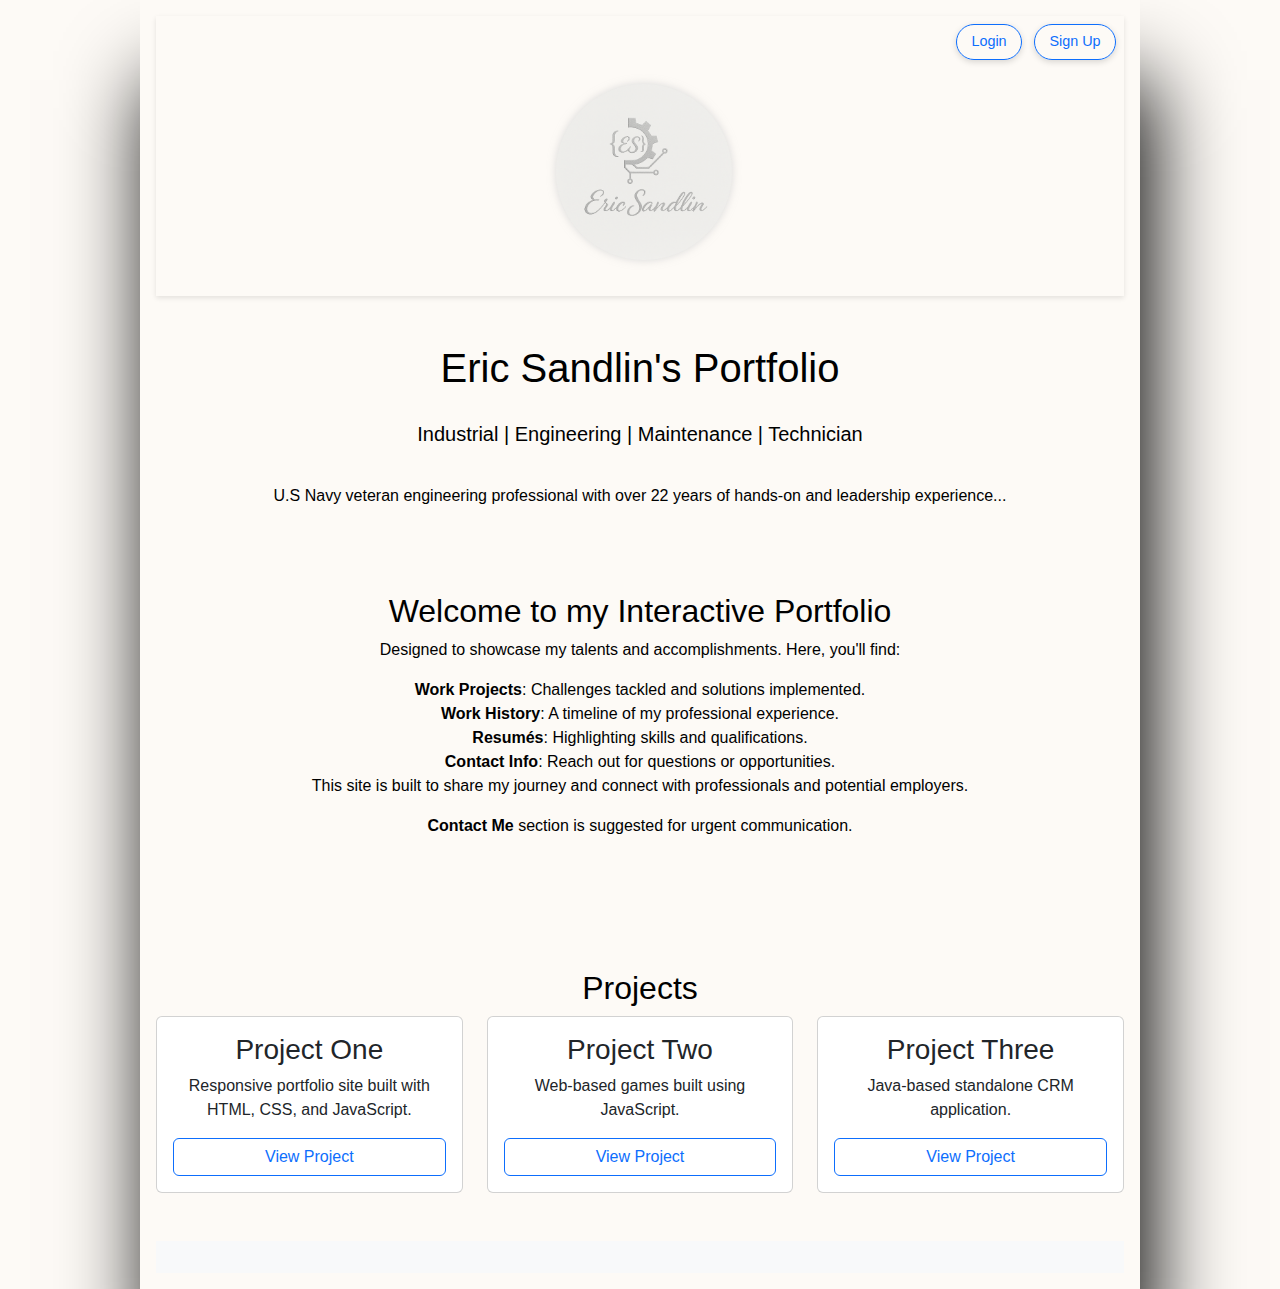
<file: index.html>
<!DOCTYPE html>
<!-- Declares the document as HTML5 -->
<html lang="en" data-theme="light">
<!-- Root element with language set to English and a data attribute for theme -->

<head>
    <!-- Metadata for character encoding, compatibility, and responsiveness -->
    <meta charset="UTF-8" />
    <meta http-equiv="X-UA-Compatible" content="IE=edge" />
    <meta name="viewport" content="width=device-width, initial-scale=1.0" />

    <!-- SEO-related meta tags -->
    <meta name="description" content="A SE portfolio for Eric Sandlin" />
    <meta name="keywords" content="Eric Sandlin, portfolio" />
    <meta name="HandheldFriendly" content="True" />
    <meta name="MobileOptimized" content="320" />
    <meta http-equiv="cleartype" content="on" />
    <meta name="author" content="Eric Sandlin" />

    <!-- Open Graph tags for better sharing on social platforms -->
    <meta property="og:title" content="Eric Sandlin – Portfolio">
    <meta property="og:image" content="path-to-profile.jpg">
    <meta property="og:description" content="22+ year Navy veteran and engineer specializing in maintenance, leadership and tech.">
    <meta property="og:url" content="https://ericsandlin.com">

    <!-- Page title -->
    <title>Eric Sandlin – Portfolio</title>

    <!-- Bootstrap CSS for styling -->
    <link href="https://cdn.jsdelivr.net/npm/bootstrap@5.3.3/dist/css/bootstrap.min.css" rel="stylesheet" />
    <!-- Custom CSS styles -->
    <link rel="stylesheet" href="styles/index.css" />
</head>

<body>
    <div class="wrapper">
        <!-- Site Header -->
        <header>
            <!-- Hamburger icon for toggling navigation (assumed to be implemented in JS) -->
            <div class="menu-icon" id="menu-toggle" aria-label="Toggle navigation" tabindex="0"></div>

            <!-- Theme toggle button (light/dark mode switch) -->
            <button class="theme-toggle" id="theme-toggle" aria-label="Toggle Dark Mode">
                <div class="logo-container d-flex align-items-center">
                    <div class="center-icon">
                        <!-- Icons for light and dark mode -->
                        <img src="images/Icon_2.png" alt="Light Mode Logo" id="light-logo" />
                        <img src="images/Icon.png" alt="Dark Mode Logo" id="dark-logo" />
                    </div>
                </div>
            </button>
        </header>

        <!-- Floating authentication buttons (fixed or floating on screen) -->
        <div class="floating-auth-buttons">
            <button class="btn btn-outline-primary" id="open-login">Login</button>
            <button class="btn btn-outline-primary" id="open-signup">Sign Up</button>
            <button class="btn btn-outline-danger" id="logout-btn" style="display: none;">Logout</button>
        </div>

        <!-- Main content area -->
        <main class="auth-forms">

            <!-- LOGIN MODAL -->
            <div class="modal" id="login-modal">
                <div class="modal-content">
                    <!-- Close button for the modal -->
                    <span class="close" id="close-login">&times;</span>
                    <h2>Login</h2>
                    <!-- Login form using passcode -->
                    <form id="login-form">
                        <input type="text" id="passcode-input" placeholder="Enter Passcode" required />
                        <button type="submit">Login</button>
                    </form>
                </div>
            </div>

            <!-- SIGNUP MODAL -->
            <div class="modal" id="signup-modal">
                <div class="modal-content">
                    <!-- Close button for the modal -->
                    <span class="close" id="close-signup">&times;</span>
                    <h2>Sign Up</h2>
                    <!-- Signup form posts to external demo endpoint -->
                    <form id="signup-form" method="post" action="https://register-demo.freecodecamp.org">
                        <input type="text" placeholder="Full Name" required />
                        <input type="email" placeholder="Email" required />
                        <input type="password" placeholder="Password" required />
                        <button type="submit">Sign Up</button>
                    </form>
                    <!-- Possibly redundant submit input -->
                    <input class="submit-button" type="submit" value="Submit">
                </div>
            </div>

            <!-- Page title and introduction -->
            <h1>Eric Sandlin's Portfolio</h1>
            <p class="lead">Industrial | Engineering | Maintenance | Technician</p>
            <p>
                U.S Navy veteran engineering professional with over 22 years of hands-on and leadership experience...
            </p>

            <!-- About Section -->
            <section id="about" class="my-5">
                <h2>Welcome to my Interactive Portfolio</h2>
                <p>Designed to showcase my talents and accomplishments. Here, you'll find:</p>
                <ul>
                    <li><strong>Work Projects</strong>: Challenges tackled and solutions implemented.</li>
                    <li><strong>Work History</strong>: A timeline of my professional experience.</li>
                    <li><strong>Resumés</strong>: Highlighting skills and qualifications.</li>
                    <li><strong>Contact Info</strong>: Reach out for questions or opportunities.</li>
                </ul>
                <p>This site is built to share my journey and connect with professionals and potential employers.</p>
                <p><strong>Contact Me</strong> section is suggested for urgent communication.</p>
            </section>

            <!-- Projects Section -->
            <section id="projects" class="my-5">
                <h2>Projects</h2>
                <div class="row">
                    <!-- Project 1 -->
                    <div class="col-md-4">
                        <div class="project card p-3">
                            <h3>Project One</h3>
                            <p>Responsive portfolio site built with HTML, CSS, and JavaScript.</p>
                            <a href="#" class="btn btn-outline-primary">View Project</a>
                        </div>
                    </div>

                    <!-- Project 2 -->
                    <div class="col-md-4">
                        <div class="project card p-3">
                            <h3>Project Two</h3>
                            <p>Web-based games built using JavaScript.</p>
                            <a href="navPages/JSGamesLogIn.html" class="btn btn-outline-primary">View Project</a>
                        </div>
                    </div>

                    <!-- Project 3 -->
                    <div class="col-md-4">
                        <div class="project card p-3">
                            <h3>Project Three</h3>
                            <p>Java-based standalone CRM application.</p>
                            <a href="#" class="btn btn-outline-primary">View Project</a>
                        </div>
                    </div>
                </div>
            </section>
        </main>

        <!-- Empty footer for future site info, links, or contact details -->
        <footer></footer>
    </div>

    <!-- External JavaScript file controlling navigation and interactivity -->
    <script src="javaScript/nav.js"></script>
</body>

</html>
</file>
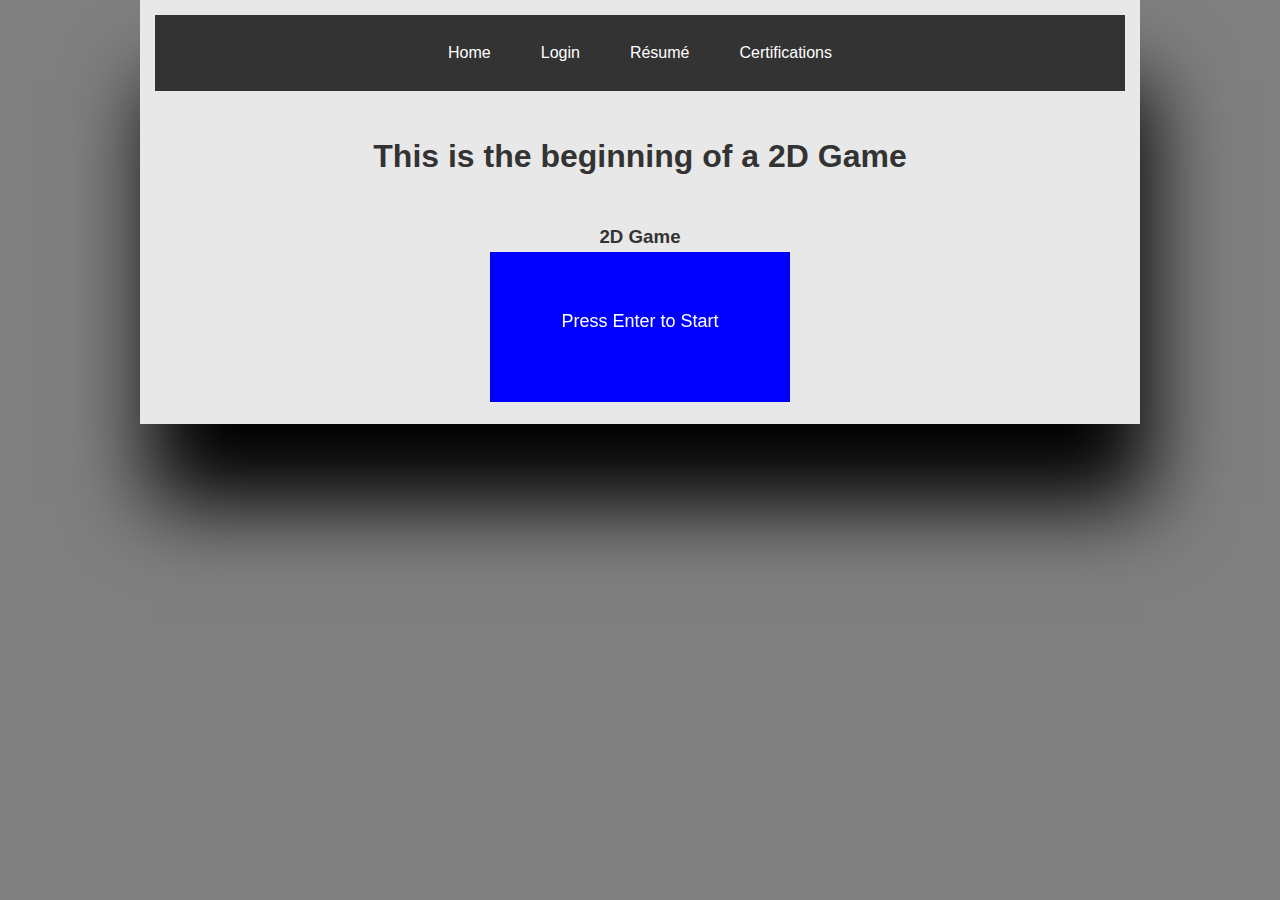
<file: JSGames/2DGame.html>
<!DOCTYPE html>
<!-- Declares this document as HTML5 -->

<html lang="en" data-theme="light">
<!-- Root element: sets language to English and includes a data attribute for theme (light/dark mode toggle) -->

<head>
    <!-- Title shown in the browser tab -->
    <title>2D Game</title>

    <!-- External stylesheet for shared/global styling rules -->
    <link rel="stylesheet" href="../styles/styles.css">

    <!-- Character encoding: UTF-8 covers most characters in modern languages -->
    <meta charset="utf-8">

    <!-- Compatibility meta tag for IE (note: "IE-edge,chrome=1" might not be properly supported anymore) -->
    <meta http-equiv="X-UA-Compatible" content="IE-edge,chrome=1">

    <!-- SEO and accessibility tags (currently left empty) -->
    <meta name="description" content="">
    <meta name="keywords" content="">

    <!-- Mobile optimization tags for better rendering on small devices -->
    <meta name="HandheldFriendly" content="True">
    <meta name="MobileOptimized" content="320">

    <!-- Viewport settings for responsive layout across all screen sizes -->
    <meta name="viewport" content="width=device-width, initial-scale=1.0">

    <!-- Improves text rendering on certain devices/browsers -->
    <meta http-equiv="cleartype" content="on">

    <!-- Author metadata -->
    <meta name="author" content="Eric Sandlin">
</head>

<body class="wrapper">
    <!-- Body content starts, wrapped with a class likely used for layout styling -->

    <!-- Simple navigation menu inside the header -->
    <header>
        <ul>
            <!-- Navigation link to home page -->
            <li>
                <a href="../index.html">Home</a>
            </li>

            <!-- Link to login page for accessing games -->
            <li>
                <a href="../navPages/JSGamesLogIn.html">Login</a>
            </li>

            <!-- Link to résumé page (opens in a new tab) -->
            <li>
                <a href="../navPages/resume.html" target="_blank">Résumé</a>
            </li>

            <!-- Link to certifications page -->
            <li>
                <a href="../navPages/certifications.html">Certifications</a>
            </li>
        </ul>
    </header>

    <!-- Heading indicating the purpose of the page -->
    <h1>This is the beginning of a 2D Game</h1>
    <h3>2D Game</h3>

    <!-- Canvas element where the 2D game will be rendered -->
    <canvas id="gameCanvas"></canvas>

    <!-- External JavaScript file for running the 2D game logic -->
    <script src="../javaScript/2DGame.js"></script>
</body></html>
</file>
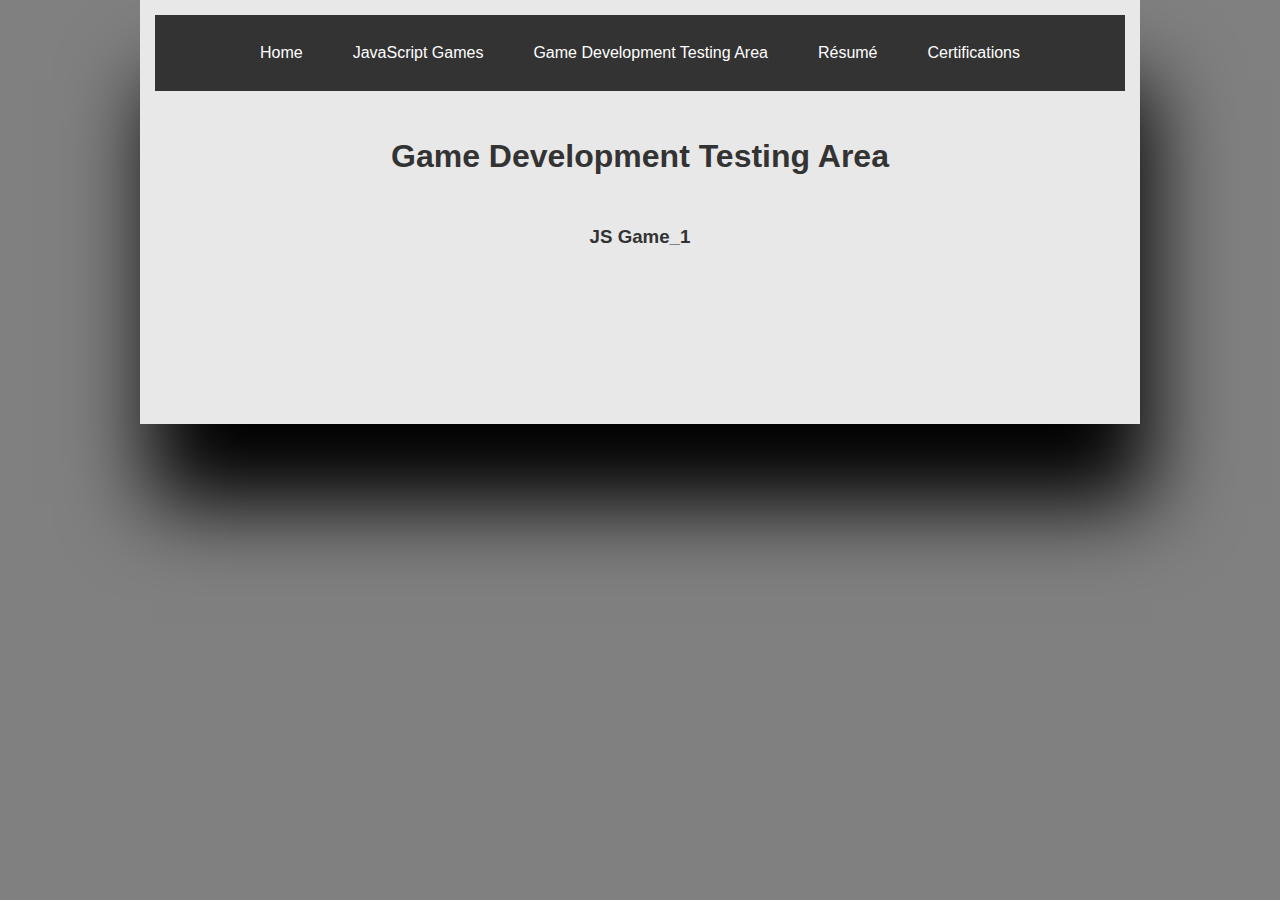
<file: JSGames/game_1.html>
<!DOCTYPE html>
<!-- Declares the document as HTML5 -->

<html lang="en" data-theme="light">
<!-- Root HTML element with language set to English and a custom data-theme attribute for light/dark mode toggle -->

<head>
    <!-- Title displayed in the browser tab -->
    <title>Game 1</title>

    <!-- Link to external stylesheet for global styles -->
    <link rel="stylesheet" href="../styles/styles.css">

    <!-- Character encoding: UTF-8 covers most characters and symbols -->
    <meta charset="utf-8">

    <!-- Ensures the latest rendering engine is used in IE and Chrome -->
    <meta http-equiv="X-UA-Compatible" content="IE-edge,chrome=1">

    <!-- Meta tags for SEO and mobile responsiveness (currently empty descriptions/keywords) -->
    <meta name="description" content="">
    <meta name="keywords" content="">

    <!-- Improves rendering on mobile and handheld devices -->
    <meta name="HandheldFriendly" content="True">
    <meta name="MobileOptimized" content="320">

    <!-- Enables responsive layout on all devices -->
    <meta name="viewport" content="width=device-width, initial-scale=1.0">

    <!-- Enables ClearType text rendering on Windows devices -->
    <meta http-equiv="cleartype" content="on">

    <!-- Author of the page -->
    <meta name="author" content="Eric Sandlin">
</head>

<body class="wrapper">
    <!-- Wrapper class likely used for consistent layout/styling across pages -->

    <!-- Top navigation bar for internal site navigation -->
    <header>
        <ul>
            <!-- Link to site home page -->
            <li>
                <a href="../index.html">Home</a>
            </li>

            <!-- Link to JS games list page -->
            <li>
                <a href="../navPages/JSGames.html">JavaScript Games</a>
            </li>

            <!-- Link to testing area specifically for game development -->
            <li>
                <a href="../navPages/GDTA.html">Game Development Testing Area</a>
            </li>

            <!-- Link to résumé page (opens in a new tab) -->
            <li>
                <a href="../navPages/resume.html" target="_blank">Résumé</a>
            </li>

            <!-- Link to certifications overview page -->
            <li>
                <a href="../navPages/certifications.html">Certifications</a>
            </li>
        </ul>
    </header>

    <!-- Main content heading -->
    <h1>Game Development Testing Area</h1>

    <!-- Subtitle for this specific game -->
    <h3>JS Game_1</h3>

    <!-- HTML5 Canvas where the JavaScript game will render -->
    <canvas id="canvas1"></canvas>

    <!-- Script to control game behavior -->
    <!-- ⚠️ This appears to link to an HTML file, not a JavaScript file. You may want: game_1.js -->
    <script src="../JSGames/game_1.html"></script>
    <!-- If this was intended to be a script, it should be: "../JSGames/game_1.js" -->
</body></html>
</file>
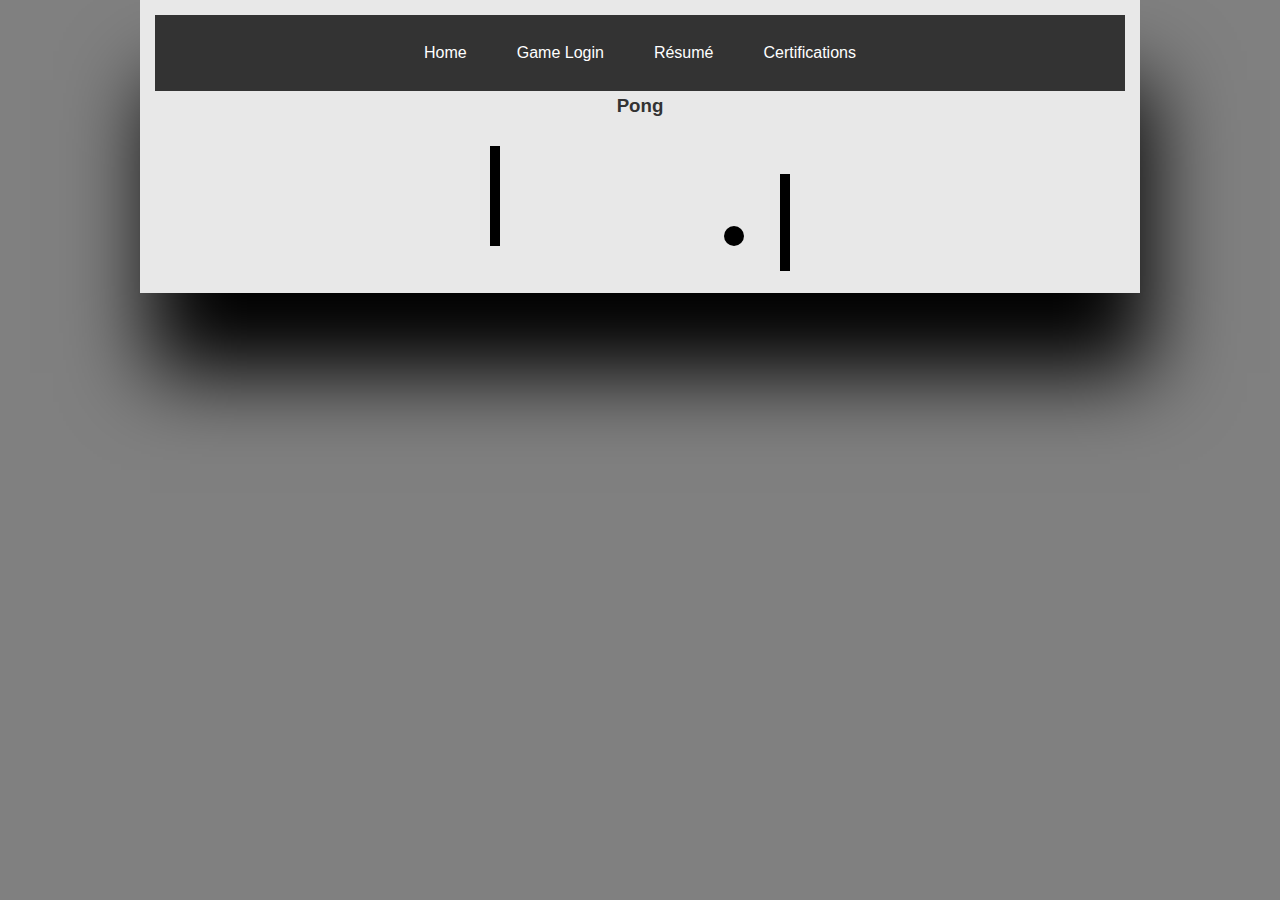
<file: JSGames/pong.html>
<!DOCTYPE html>
<!-- Declares the document type as HTML5 -->

<html lang="en" data-theme="light">
<!-- Sets the language to English and defines a custom data attribute for light/dark theme toggling -->

<head>
    <!-- Title displayed in browser tab -->
    <title>Pong Game</title>

    <!-- Link to external stylesheet for layout and visual styling -->
    <link rel="stylesheet" href="../styles/styles.css">

    <!-- Character encoding: UTF-8 allows wide character support including symbols -->
    <meta charset="utf-8">

    <!-- Compatibility for Internet Explorer and Chrome rendering -->
    <meta http-equiv="X-UA-Compatible" content="IE-edge,chrome=1">

    <!-- SEO meta tags (currently empty, can be filled for better discoverability) -->
    <meta name="description" content="">
    <meta name="keywords" content="">

    <!-- Enables optimization for mobile/handheld devices -->
    <meta name="HandheldFriendly" content="True">
    <meta name="MobileOptimized" content="320">

    <!-- Ensures responsive layout on mobile devices -->
    <meta name="viewport" content="width=device-width, initial-scale=1.0">

    <!-- Improves text rendering for some browsers -->
    <meta http-equiv="cleartype" content="on">

    <!-- Metadata for author information -->
    <meta name="author" content="Eric Sandlin">
</head>

<body class="wrapper">
    <!-- Body begins. Wrapper class likely applies common layout styling -->

    <!-- Header section with site navigation -->
    <header>
        <ul>
            <!-- Link to main homepage -->
            <li>
                <a href="../index.html">Home</a>
            </li>

            <!-- Link to the game login page (likely for restricted access) -->
            <li>
                <a href="../navPages/JSGamesLogIn.html">Game Login</a>
            </li>

            <!-- Résumé page link (opens in a new tab) -->
            <li>
                <a href="../navPages/resume.html" target="_blank">Résumé</a>
            </li>

            <!-- Link to certifications overview -->
            <li>
                <a href="../navPages/certifications.html">Certifications</a>
            </li>
        </ul>
    </header>

    <!-- Game title or section heading -->
    <h3>Pong</h3>

    <!-- HTML5 canvas element used for rendering the Pong game -->
    <canvas id="pongCanvas"></canvas>

    <!-- External JavaScript file that contains game logic for drawing and interactivity -->
    <script src="../javaScript/pongCanvas.js"></script>
</body></html>
</file>
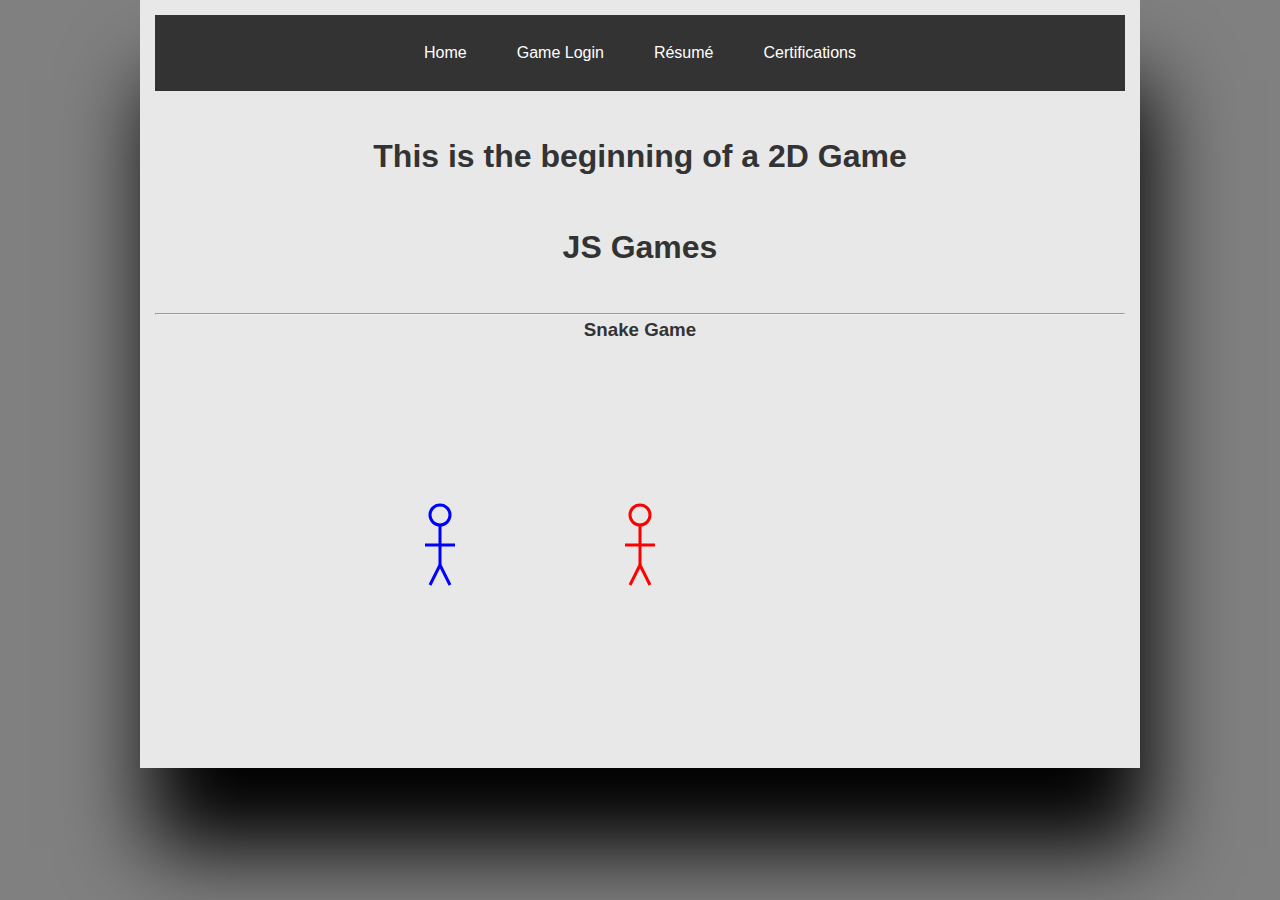
<file: JSGames/snake.html>
<!DOCTYPE html>
<!-- Declares this as an HTML5 document -->

<html lang="en" data-theme="light">
<!-- Sets the language to English and includes a data-theme attribute for theme switching (light/dark mode) -->

<head>
    <!-- The title that appears on the browser tab -->
    <title>Snake Game</title>

    <!-- Link to the main stylesheet for shared styles across the site -->
    <link rel="stylesheet" href="../styles/styles.css">

    <!-- Character encoding set to UTF-8 to support all characters -->
    <meta charset="utf-8">

    <!-- Directs Internet Explorer to use the latest rendering engine -->
    <meta http-equiv="X-UA-Compatible" content="IE-edge,chrome=1">

    <!-- SEO metadata (currently blank; recommended to fill for search engine indexing) -->
    <meta name="description" content="">
    <meta name="keywords" content="">

    <!-- Ensures proper layout and scaling on mobile devices -->
    <meta name="HandheldFriendly" content="True">
    <meta name="MobileOptimized" content="320">
    <meta name="viewport" content="width=device-width, initial-scale=1.0">

    <!-- Improves font rendering on certain Windows browsers -->
    <meta http-equiv="cleartype" content="on">

    <!-- Author of the page -->
    <meta name="author" content="Eric Sandlin">
</head>

<body class="wrapper">
    <!-- Wrapper class likely provides consistent layout or max-width styling -->

    <!-- Navigation bar (unordered list of links) -->
    <header>
        <ul>
            <!-- Link to the home page -->
            <li>
                <a href="../index.html">Home</a>
            </li>

            <!-- Link to a login-protected game area -->
            <li>
                <a href="../navPages/JSGamesLogIn.html">Game Login</a>
            </li>

            <!-- Résumé page, opens in a new tab -->
            <li>
                <a href="../navPages/resume.html" target="_blank">Résumé</a>
            </li>

            <!-- Link to certifications page -->
            <li>
                <a href="../navPages/certifications.html">Certifications</a>
            </li>
        </ul>
    </header>

    <!-- Game section headings -->
    <h1>This is the beginning of a 2D Game</h1>
    <h1>JS Games</h1>

    <!-- Horizontal rule for visual separation -->
    <hr>

    <!-- Specific sub-heading for the Snake game -->
    <h3>Snake Game</h3>

    <!-- Canvas element where the Snake game will be drawn -->
    <canvas id="snakeCanvas" width="600" height="400"></canvas>
    <!-- Canvas size is explicitly defined with width and height attributes -->

    <!-- JavaScript file that contains the logic and rendering code for the Snake game -->
    <script src="../javaScript/snakeCanvas.js"></script>
</body></html>
</file>
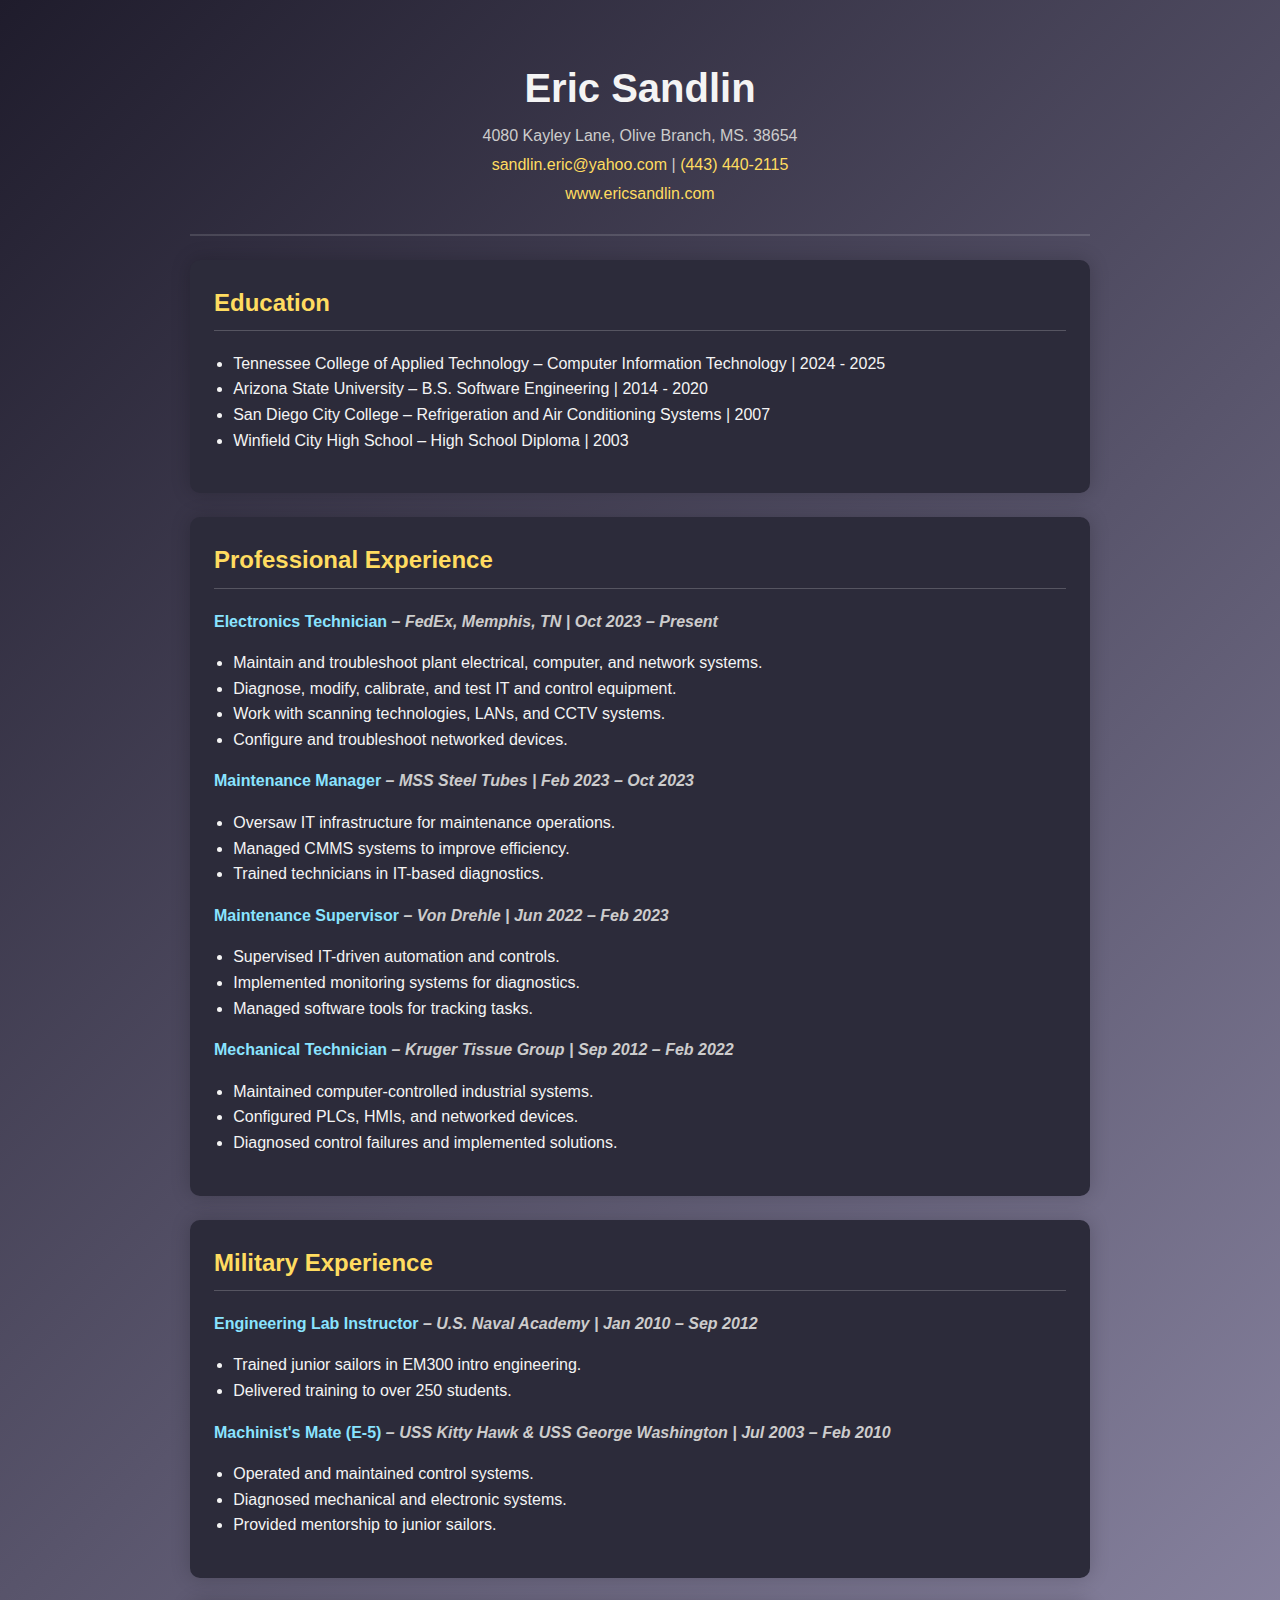
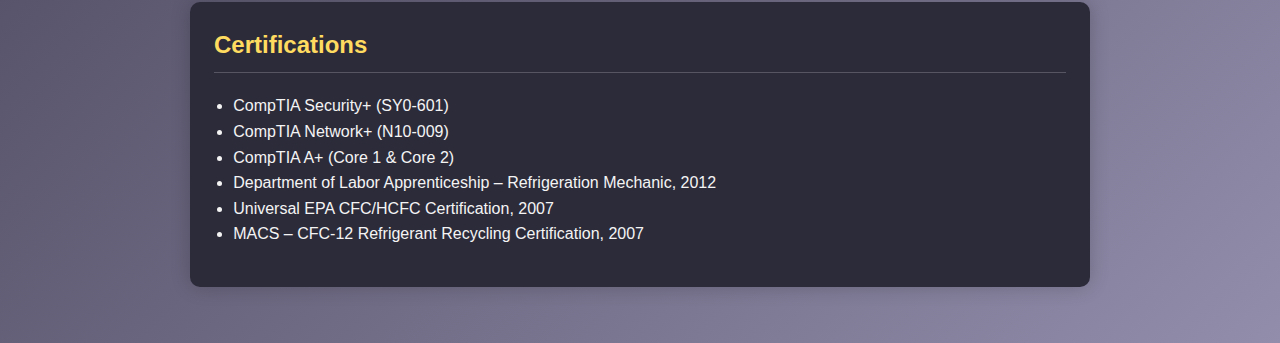
<file: list_Resumes/Computer_Information_Systems_Tech_Resume.html>
<!DOCTYPE html>
<html lang="en">

<head>
  <title>Résumé</title>
  <link rel="stylesheet" href="./Styles_Resume/Computer_Information_Systems_Tech_Resume.css">
  <meta charset="utf-8">
  <meta http-equiv="X-UA-Compatible" content="IE-edge,chrome=1">
  <meta name="description" content="portfolio">
  <meta name="keywords" content="portfolio">
  <meta name="HandheldFriendly" content="True">
  <meta name="MobileOptimized" content="320">
  <meta name="viewport" content="width=device-width, initial-scale=1.0">
  <meta http-equiv="cleartype" content="on">
  <meta name="author" content="Eric Sandlin">
</head>
    
<body>
<page size="A4">
  <div class="container">
    <header>
      <h1>Eric Sandlin</h1>
      <p>4080 Kayley Lane, Olive Branch, MS. 38654</p>
      <p><a href="mailto:sandlin.eric@yahoo.com">sandlin.eric@yahoo.com</a> | <a href="tel:14434402115">(443) 440-2115</a></p>
      <p><a href="http://www.ericsandlin.com" target="_blank">www.ericsandlin.com</a></p>
    </header>

    <section>
      <h2>Education</h2>
      <ul>
        <li>Tennessee College of Applied Technology – Computer Information Technology | 2024 - 2025</li>
        <li>Arizona State University – B.S. Software Engineering | 2014 - 2020</li>
        <li>San Diego City College – Refrigeration and Air Conditioning Systems | 2007</li>
        <li>Winfield City High School – High School Diploma | 2003</li>
      </ul>
    </section>

    <section>
      <h2>Professional Experience</h2>
      <p class="job-title">Electronics Technician <span class="organization">– FedEx, Memphis, TN | Oct 2023 – Present</span></p>
      <ul>
        <li>Maintain and troubleshoot plant electrical, computer, and network systems.</li>
        <li>Diagnose, modify, calibrate, and test IT and control equipment.</li>
        <li>Work with scanning technologies, LANs, and CCTV systems.</li>
        <li>Configure and troubleshoot networked devices.</li>
      </ul>

      <p class="job-title">Maintenance Manager <span class="organization">– MSS Steel Tubes | Feb 2023 – Oct 2023</span></p>
      <ul>
        <li>Oversaw IT infrastructure for maintenance operations.</li>
        <li>Managed CMMS systems to improve efficiency.</li>
        <li>Trained technicians in IT-based diagnostics.</li>
      </ul>

      <p class="job-title">Maintenance Supervisor <span class="organization">– Von Drehle | Jun 2022 – Feb 2023</span></p>
      <ul>
        <li>Supervised IT-driven automation and controls.</li>
        <li>Implemented monitoring systems for diagnostics.</li>
        <li>Managed software tools for tracking tasks.</li>
      </ul>

      <p class="job-title">Mechanical Technician <span class="organization">– Kruger Tissue Group | Sep 2012 – Feb 2022</span></p>
      <ul>
        <li>Maintained computer-controlled industrial systems.</li>
        <li>Configured PLCs, HMIs, and networked devices.</li>
        <li>Diagnosed control failures and implemented solutions.</li>
      </ul>
    </section>

    <section>
      <h2>Military Experience</h2>
      <p class="job-title">Engineering Lab Instructor <span class="organization">– U.S. Naval Academy | Jan 2010 – Sep 2012</span></p>
      <ul>
        <li>Trained junior sailors in EM300 intro engineering.</li>
        <li>Delivered training to over 250 students.</li>
      </ul>

      <p class="job-title">Machinist's Mate (E-5) <span class="organization">– USS Kitty Hawk & USS George Washington | Jul 2003 – Feb 2010</span></p>
      <ul>
        <li>Operated and maintained control systems.</li>
        <li>Diagnosed mechanical and electronic systems.</li>
        <li>Provided mentorship to junior sailors.</li>
      </ul>
    </section>

    <section>
      <h2>Certifications</h2>
      <ul>
        <li>CompTIA Security+ (SY0-601)</li>
        <li>CompTIA Network+ (N10-009)</li>
        <li>CompTIA A+ (Core 1 & Core 2)</li>
        <li>Department of Labor Apprenticeship – Refrigeration Mechanic, 2012</li>
        <li>Universal EPA CFC/HCFC Certification, 2007</li>
        <li>MACS – CFC-12 Refrigerant Recycling Certification, 2007</li>
      </ul>
    </section>
  </div>
</page>
</body>
</html>
</file>
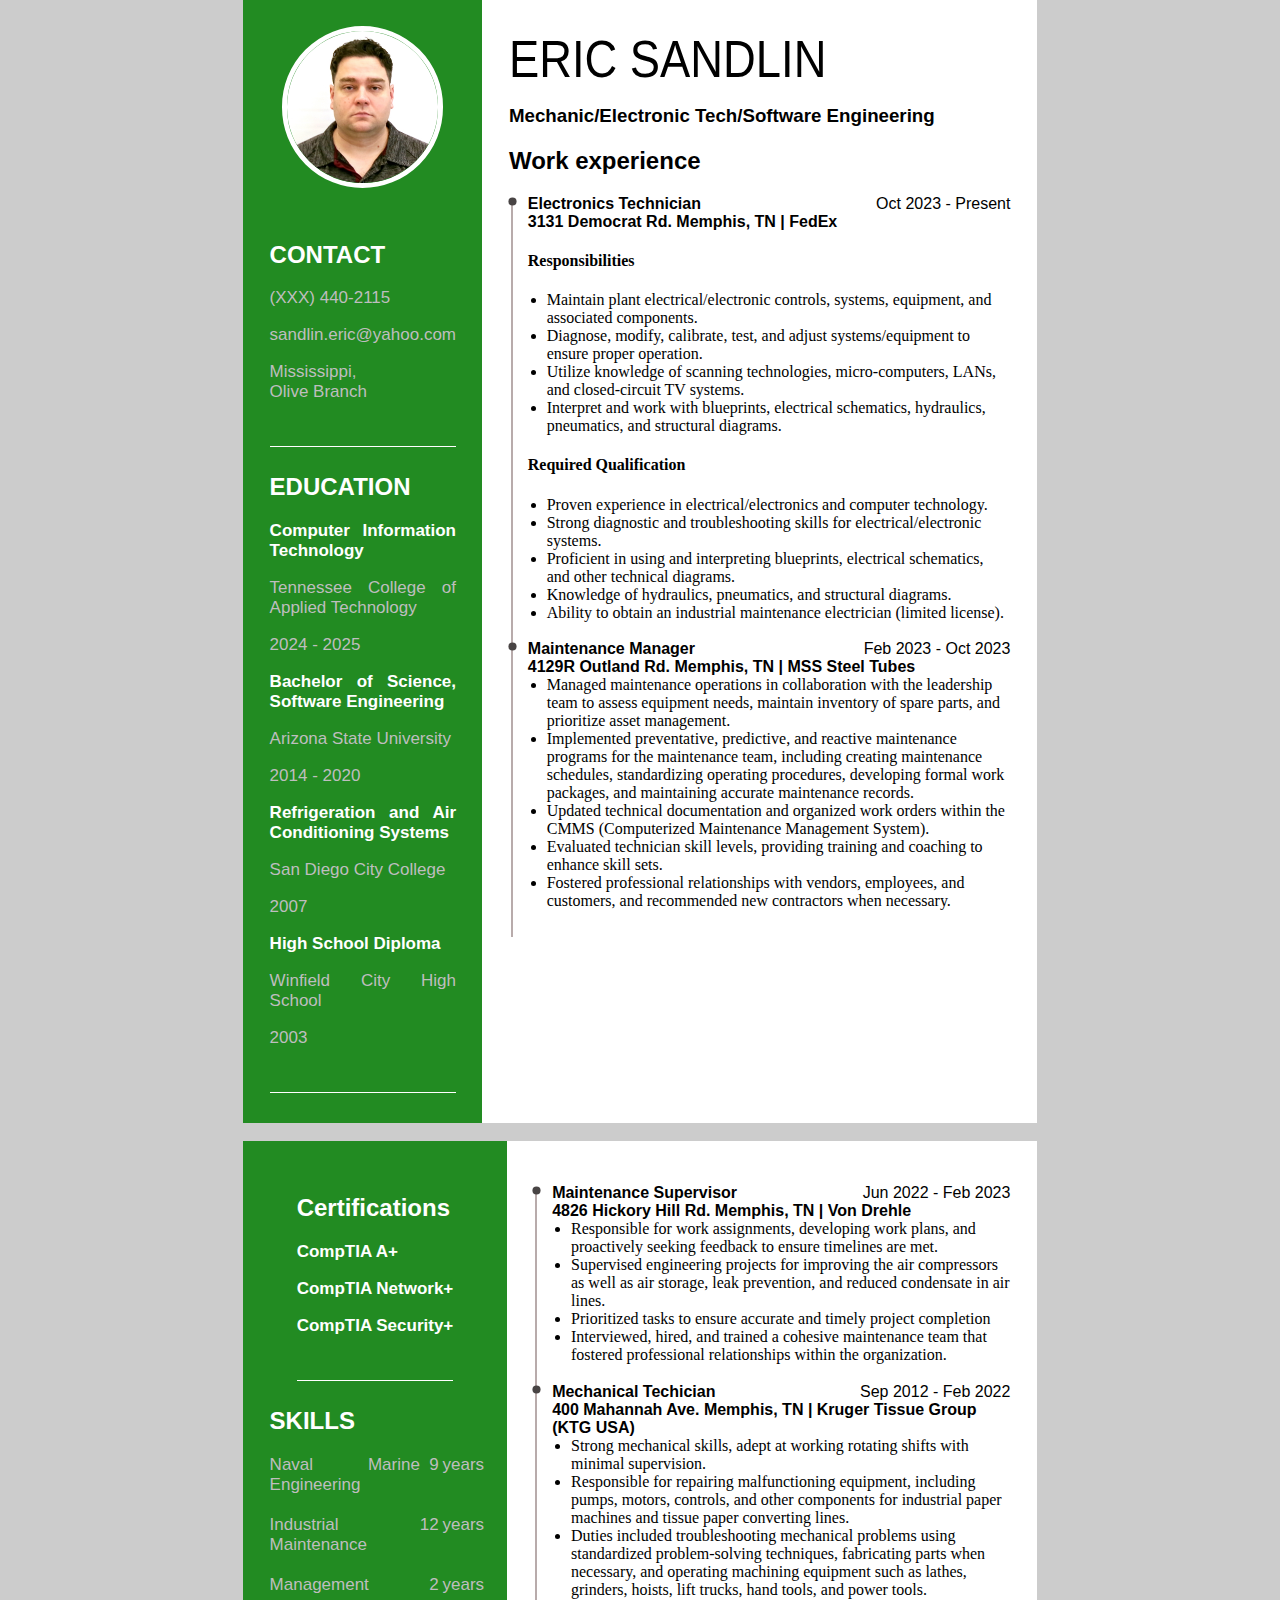
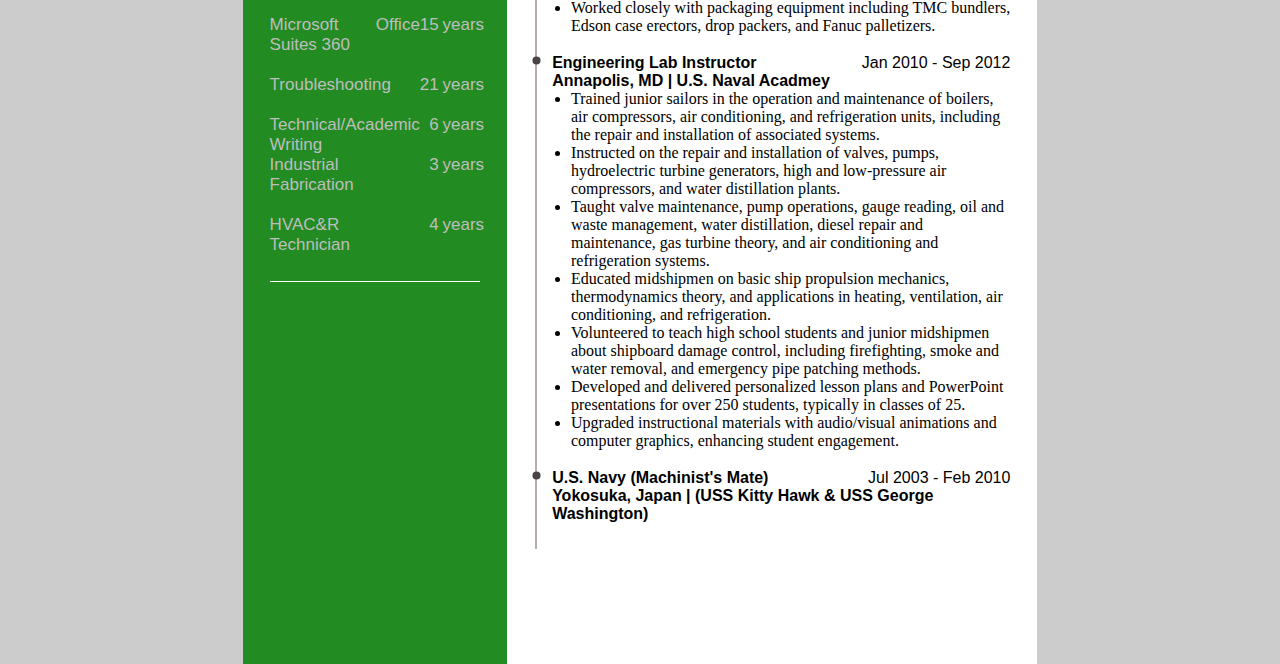
<file: list_Resumes/Electronics_Tech_Resume.html>
<!DOCTYPE html>
<html lang="en">

<head>
  <title>Résumé</title>
  <link rel="stylesheet" href="./Styles_Resume/Electronics_Tech_Resume.css">
  <meta charset="utf-8">
  <meta http-equiv="X-UA-Compatible" content="IE-edge,chrome=1">
  <meta name="description" content="portfolio">
  <meta name="keywords" content="portfolio">
  <meta name="HandheldFriendly" content="True">
  <meta name="MobileOptimized" content="320">
  <meta name="viewport" content="width=device-width, initial-scale=1.0">
  <meta http-equiv="cleartype" content="on">
  <meta name="author" content="Eric Sandlin">
</head>

<body>
  <page size="A4">
    <div class="container">
      <div class="leftPanel">
        <img src="../images/img_me.jpg" alt="pic of me">
        <div class="details">
          <div class="item bottomLineSeparator">
            <h2> CONTACT </h2>
            <div class="smallText">
              <p>
                <i class="fa fa-phone contactIcon" aria-hidden="true"></i> (XXX) 440-2115
              </p>
              <p>
                <i class="fa fa-envelope contactIcon" aria-hidden="true"></i>
                <a href=""> sandlin.eric@yahoo.com </a>
              </p>
              <p>
                <i class="fa fa-map-marker contactIcon" aria-hidden="true"></i> Mississippi,<br> Olive Branch
              </p>
            </div>
          </div>
        </div>
        <div class="item bottomLineSeparator">
          <h2> EDUCATION </h2>
          <div class="smallText">
            <p class="bolded white"> Computer Information Technology </p>
            <p> Tennessee College of Applied Technology </p>
            <p> 2024 - 2025 </p>
          </div>
          <div class="smallText">
            <p class="bolded white"> Bachelor of Science, Software Engineering </p>
            <p> Arizona State University </p>
            <p> 2014 - 2020 </p>
          </div>
          <div class="smallText">
            <p class="bolded white"> Refrigeration and Air Conditioning Systems </p>
            <p> San Diego City College </p>
            <p> 2007 </p>
          </div>
          <div class="smallText">
            <p class="bolded white"> High School Diploma </p>
            <p> Winfield City High School </p>
            <p> 2003 </p>
          </div>
        </div>
      </div>
      <div class="rightPanel">
        <div>
          <h1> Eric Sandlin </h1>
          <div class="smallText">
            <h3> Mechanic/Electronic Tech/Software Engineering </h3>
          </div>
        </div>
        <div class="workExperience">
          <h2> Work experience </h2>
          <ul>
            <li>
              <div class="jobPosition">
                <span class="bolded"> Electronics Technician </span>
                <span> Oct 2023 - Present </span>
              </div>
              <div class="projectName bolded">
                <span> 3131 Democrat Rd. Memphis, TN | FedEx </span>
              </div>
              <h4>Responsibilities</h4>
              <ul>
                <li>Maintain plant electrical/electronic controls, systems, equipment, and associated components.</li>
                <li>Diagnose, modify, calibrate, test, and adjust systems/equipment to ensure proper operation.</li>
                <li>Utilize knowledge of scanning technologies, micro-computers, LANs, and closed-circuit TV systems.
                </li>
                <li>Interpret and work with blueprints, electrical schematics, hydraulics, pneumatics, and structural
                  diagrams.</li>
              </ul>
              <h4>Required Qualification</h4>
              <ul>
                <li>Proven experience in electrical/electronics and computer technology.</li>
                <li>Strong diagnostic and troubleshooting skills for electrical/electronic systems.</li>
                <li>Proficient in using and interpreting blueprints, electrical schematics, and other technical
                  diagrams.</li>
                <li>Knowledge of hydraulics, pneumatics, and structural diagrams.</li>
                <li>Ability to obtain an industrial maintenance electrician (limited license).</li>
              </ul>
            </li>
            <li>
              <div class="jobPosition">
                <span class="bolded"> Maintenance Manager </span>
                <span> Feb 2023 - Oct 2023 </span>
              </div>
              <div class="projectName bolded">
                <span> 4129R Outland Rd. Memphis, TN | MSS Steel Tubes </span>
              </div>
              <ul>
                <li>Managed maintenance operations in collaboration with the leadership team to assess equipment needs,
                  maintain inventory of spare parts, and prioritize asset management.</li>
                <li>Implemented preventative, predictive, and reactive maintenance programs for the maintenance team,
                  including creating maintenance schedules, standardizing operating procedures, developing formal work
                  packages, and maintaining accurate maintenance records.</li>
                <li>Updated technical documentation and organized work orders within the CMMS (Computerized Maintenance
                  Management System).</li>
                <li>Evaluated technician skill levels, providing training and coaching to enhance skill sets.</li>
                <li>Fostered professional relationships with vendors, employees, and customers, and recommended new
                  contractors when necessary.</li>
              </ul>
            </li>
          </ul>
        </div>
      </div>
    </div>
  </page>
  <page size="A4">
    <div class="container">
      <div class="leftPanel">
        <div class="item bottomLineSeparator">
          <h2> Certifications </h2>
          <div class="smallText">
            <p class="bolded white"> CompTIA A+ </p>
          </div>
          <div class="smallText">
            <p class="bolded white"> CompTIA Network+ </p>
          </div>
          <div class="smallText">
            <p class="bolded white"> CompTIA Security+ </p>
          </div>
        </div>
        <div class="item bottomLineSeparator">
          <h2> SKILLS </h2>
          <div class="smallText">
            <div class="skill">
              <div>
                <span>Naval Marine Engineering</span>
              </div>
              <div class="yearsOfExperience">
                <span class="alignright"> 9</span>
                <span class="alignleft">years</span>
              </div>
            </div>
            <br>
            <div class="skill">
              <div>
                <span>Industrial Maintenance</span>
              </div>
              <div class="yearsOfExperience">
                <span class="alignright"> 12</span>
                <span class="alignleft">years</span>
              </div>
            </div>
            <br>
            <div class="skill">
              <div>
                <span>Management</span>
              </div>
              <div class="yearsOfExperience">
                <span class="alignright"> 2</span>
                <span class="alignleft">years</span>
              </div>
            </div>
            <br>
            <div class="skill">
              <div>
                <span>Microsoft Office Suites 360</span>
              </div>
              <div class="yearsOfExperience">
                <span class="alignright"> 15</span>
                <span class="alignleft">years</span>
              </div>
            </div>
            <br>
            <div class="skill">
              <div>
                <span>Troubleshooting</span>
              </div>
              <div class="yearsOfExperience">
                <span class="alignright"> 21</span>
                <span class="alignleft">years</span>
              </div>
            </div>
            <br>
            <div class="skill">
              <div>
                <span>Technical/Academic Writing</span>
              </div>
              <div class="yearsOfExperience">
                <span class="alignright"> 6</span>
                <span class="alignleft">years</span>
              </div>
            </div>
            <div class="skill">
              <div>
                <span>Industrial Fabrication</span>
              </div>
              <div class="yearsOfExperience">
                <span class="alignright"> 3</span>
                <span class="alignleft">years</span>
              </div>
            </div>
            <br>
            <div class="skill">
              <div>
                <span>HVAC&#38;R Technician</span>
              </div>
              <div class="yearsOfExperience">
                <span class="alignright"> 4</span>
                <span class="alignleft">years</span>
              </div>
            </div>
          </div>
        </div>
      </div>
      <div class="rightPanel">
        <div class="workExperience">
          <ul>
            <li>
              <div class="jobPosition">
                <span class="bolded"> Maintenance Supervisor </span>
                <span> Jun 2022 - Feb 2023 </span>
              </div>
              <div class="projectName bolded">
                <span> 4826 Hickory Hill Rd. Memphis, TN | Von Drehle </span>
              </div>
              <ul>
                <li>Responsible for work assignments, developing work plans, and proactively seeking feedback to ensure
                  timelines are met.</li>
                <li>Supervised engineering projects for improving the air compressors as well as air storage, leak
                  prevention, and reduced condensate in air lines.</li>
                <li>Prioritized tasks to ensure accurate and timely project completion</li>
                <li>Interviewed, hired, and trained a cohesive maintenance team that fostered professional relationships
                  within the organization.</li>
              </ul>
            </li>
            <li>
              <div class="jobPosition">
                <span class="bolded"> Mechanical Techician </span>
                <span> Sep 2012 - Feb 2022 </span>
              </div>
              <div class="projectName bolded">
                <span> 400 Mahannah Ave. Memphis, TN | Kruger Tissue Group (KTG USA) </span>
              </div>
              <ul>
                <li>Strong mechanical skills, adept at working rotating shifts with minimal supervision.</li>
                <li>Responsible for repairing malfunctioning equipment, including pumps, motors, controls, and other
                  components for industrial paper machines and tissue paper converting lines.</li>
                <li>Duties included troubleshooting mechanical problems using standardized problem-solving techniques,
                  fabricating parts when necessary, and operating machining equipment such as lathes, grinders, hoists,
                  lift trucks, hand tools, and power tools.</li>
                <li>Worked closely with packaging equipment including TMC bundlers, Edson case erectors, drop packers,
                  and Fanuc palletizers.</li>
              </ul>
            </li>
            <li>
              <div class="jobPosition">
                <span class="bolded"> Engineering Lab Instructor </span>
                <span> Jan 2010 - Sep 2012 </span>
              </div>
              <div class="projectName bolded">
                <span> Annapolis, MD | U.S. Naval Acadmey </span>
              </div>
              <ul>
                <li>Trained junior sailors in the operation and maintenance of boilers, air compressors, air
                  conditioning, and refrigeration units, including the repair and installation of associated systems.
                </li>
                <li>Instructed on the repair and installation of valves, pumps, hydroelectric turbine generators, high
                  and low-pressure air compressors, and water distillation plants.</li>
                <li>Taught valve maintenance, pump operations, gauge reading, oil and waste management, water
                  distillation, diesel repair and maintenance, gas turbine theory, and air conditioning and
                  refrigeration systems.</li>
                <li>Educated midshipmen on basic ship propulsion mechanics, thermodynamics theory, and applications in
                  heating, ventilation, air conditioning, and refrigeration.</li>
                <li>Volunteered to teach high school students and junior midshipmen about shipboard damage control,
                  including firefighting, smoke and water removal, and emergency pipe patching methods.</li>
                <li>Developed and delivered personalized lesson plans and PowerPoint presentations for over 250
                  students, typically in classes of 25.</li>
                <li>Upgraded instructional materials with audio/visual animations and computer graphics, enhancing
                  student engagement.</li>
              </ul>
            </li>
            <li>
              <div class="jobPosition">
                <span class="bolded"> U.S. Navy (Machinist's Mate) </span>
                <span> Jul 2003 - Feb 2010 </span>
              </div>
              <div class="projectName bolded">
                <span> Yokosuka, Japan | (USS Kitty Hawk &#38; USS George Washington) </span>
              </div>
            </li>
          </ul>
        </div>
      </div>
    </div>
  </page>
  <!--<page size="A4">
      <div class="container">
        <div class="leftPanel">
          
        </div>
        <div class="rightPanel">
          <div class="workExperience">
            <ul>
              <li>
                <div class="jobPosition">
                  <span class="bolded"> U.S. Navy (Machinist's Mate) </span>
                  <span> Jul 2003 - Feb 2010 </span>
                </div>
                <div class="projectName bolded">
                  <span> Yokosuka, Japan | (USS Kitty Hawk &#38; USS George Washington) </span>
                </div>
                <ul>
                  <li>Trained subordinates in chemical and mechanical treatment for scale removal in distilling units and cleaning marine oil and waste separators.</li>
                  <li>Supervised junior sailors in the repair of both positive displacement and non-positive displacement pumps.</li>
                  <li>Performed repairs on turbine generators, bearings, and seals.</li>
                  <li>Conducted maintenance on four electrical turbine generators, five low-pressure flash-type distilling plants, two high-pressure air compressors, and two low-pressure air compressors.</li>
                  <li>Installed various fittings and valves on sea-going vessels, including globe valves, gate valves, butterfly valves, ball valves, stop-check valves, lift-check valves, ball-check valves, relief valves, and safety valves.</li>
                  <li>Handled maritime water purification and chemical treatment of fresh water for shipboard use.</li>
                  <li>Operated, maintained, and repaired low-pressure flash-type evaporators, reverse-osmosis plants, oily waste separators, and fresh water treatment systems.</li>
                  <li>Managed water treatment processes using bromide and calcium hypochlorite.</li>
                </ul>
              </li>
            </ul>
          </div>
        </div>
      </div>
    </page>-->
</body>

</html>
</file>
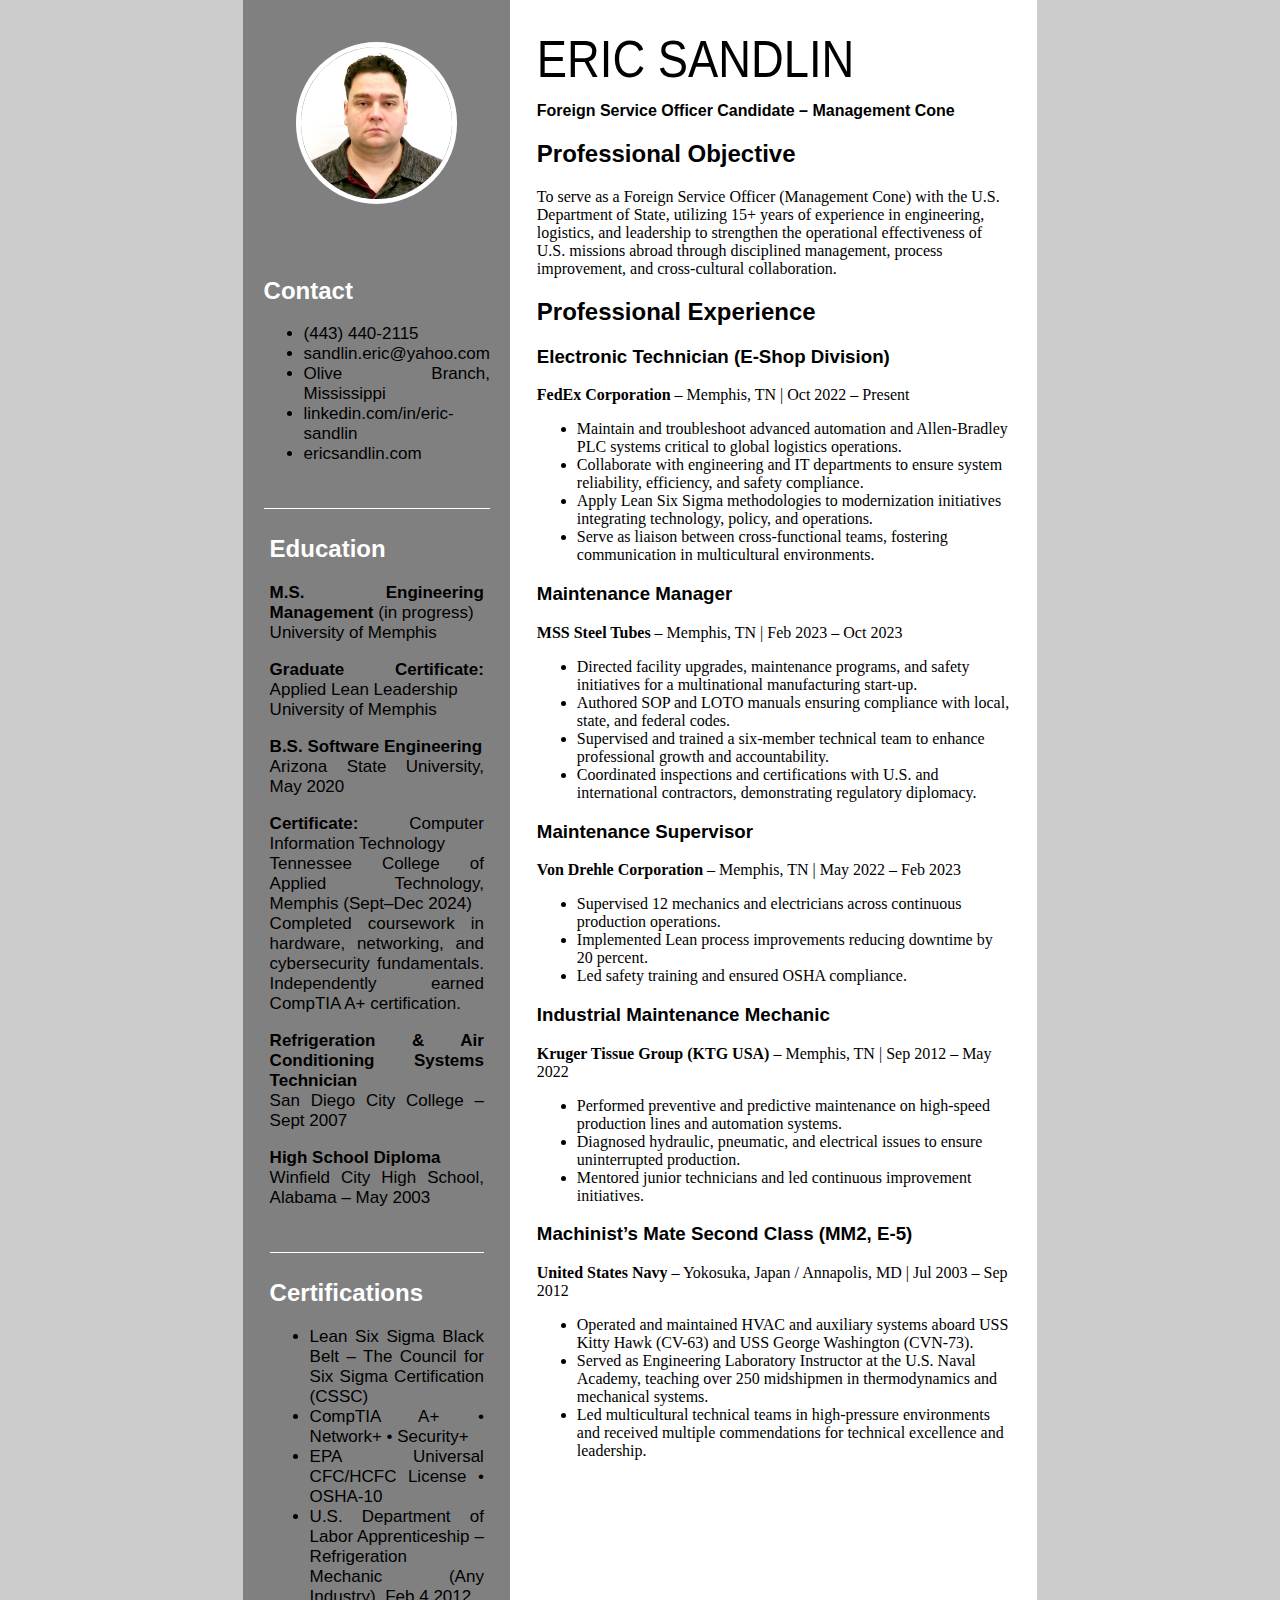
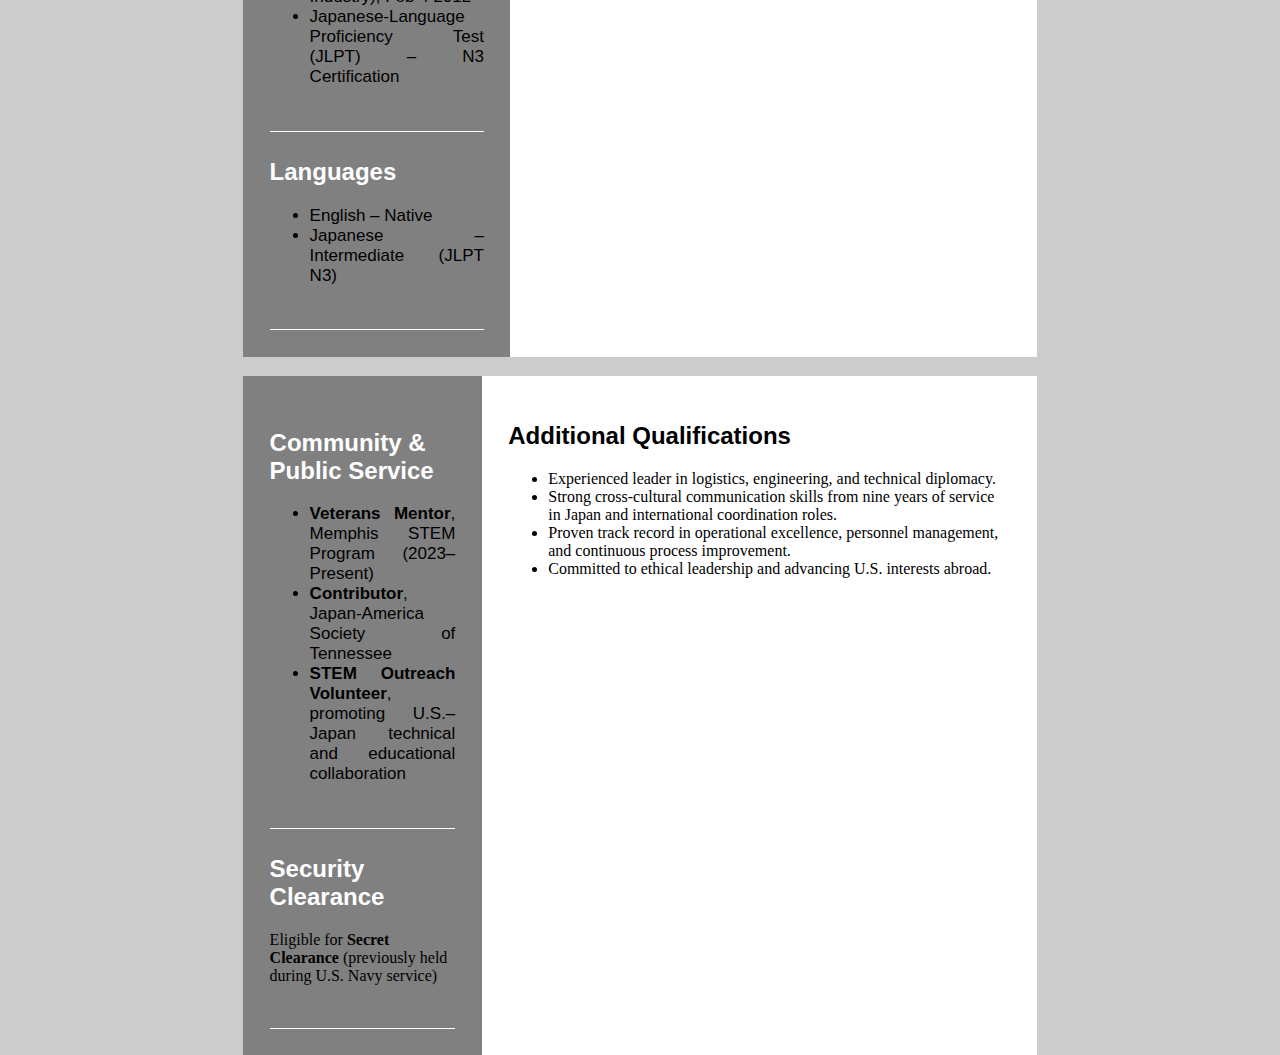
<file: list_Resumes/Foreign_Service.html>
<!DOCTYPE html>
<html lang="en">

<head>
  <meta charset="utf-8">
  <meta http-equiv="X-UA-Compatible" content="IE=edge">
  <meta name="viewport" content="width=device-width, initial-scale=1.0">
  <meta name="description" content="Foreign Service Officer Resume - Eric Sandlin">
  <meta name="author" content="Eric Sandlin">
  <title>Eric Sandlin – Foreign Service Officer Resume</title>
  <link rel="stylesheet" href="./Styles_Resume/Foreign_Service.css">
</head>

<body>
  <main class="resume">

    <!-- PAGE 1 -->
    <section class="page">
      <div class="container">

        <!-- LEFT PANEL -->
        <aside class="leftPanel">
          <figure>
            <img src="../images/img_me.jpg" alt="Portrait of Eric Sandlin" width="160" height="160">
          </figure>

          <!-- CONTACT -->
          <section class="item bottomLineSeparator">
            <h2>Contact</h2>
            <ul class="smallText" aria-label="Contact Information">
              <li><i class="fa fa-phone contactIcon" aria-hidden="true"></i> (443) 440-2115</li>
              <li><i class="fa fa-envelope contactIcon" aria-hidden="true"></i>
                <a href="mailto:sandlin.eric@yahoo.com">sandlin.eric@yahoo.com</a>
              </li>
              <li><i class="fa fa-map-marker contactIcon" aria-hidden="true"></i> Olive Branch, Mississippi</li>
              <li><i class="fa fa-linkedin contactIcon" aria-hidden="true"></i>
                <a href="https://www.linkedin.com/in/eric-sandlin">linkedin.com/in/eric-sandlin</a>
              </li>
              <li><i class="fa fa-globe contactIcon" aria-hidden="true"></i>
                <a href="http://www.ericsandlin.com">ericsandlin.com</a>
              </li>
            </ul>
          </section>

          <!-- EDUCATION -->
          <section class="item bottomLineSeparator">
            <h2>Education</h2>
            <div class="smallText">
              <p><strong>M.S. Engineering Management</strong> (in progress)<br>University of Memphis</p>
              <p><strong>Graduate Certificate:</strong> Applied Lean Leadership<br>University of Memphis</p>
              <p><strong>B.S. Software Engineering</strong><br>Arizona State University, May 2020</p>
              <p><strong>Certificate:</strong> Computer Information Technology<br>Tennessee College of Applied Technology, Memphis (Sept–Dec 2024)<br>Completed coursework in hardware, networking, and cybersecurity fundamentals. Independently earned CompTIA A+ certification.</p>
              <p><strong>Refrigeration &amp; Air Conditioning Systems Technician</strong><br>San Diego City College – Sept 2007</p>
              <p><strong>High School Diploma</strong><br>Winfield City High School, Alabama – May 2003</p>
            </div>
          </section>

          <!-- CERTIFICATIONS -->
          <section class="item bottomLineSeparator">
            <h2>Certifications</h2>
            <ul class="smallText">
              <li>Lean Six Sigma Black Belt – The Council for Six Sigma Certification (CSSC)</li>
              <li>CompTIA A+ • Network+ • Security+</li>
              <li>EPA Universal CFC/HCFC License • OSHA-10</li>
              <li>U.S. Department of Labor Apprenticeship – Refrigeration Mechanic (Any Industry), Feb 4 2012</li>
              <li>Japanese-Language Proficiency Test (JLPT) – N3 Certification</li>
            </ul>
          </section>

          <!-- LANGUAGES -->
          <section class="item bottomLineSeparator">
            <h2>Languages</h2>
            <ul class="smallText">
              <li>English – Native</li>
              <li>Japanese – Intermediate (JLPT N3)</li>
            </ul>
          </section>
        </aside>

        <!-- RIGHT PANEL -->
        <section class="rightPanel">
          <header>
            <h1>Eric Sandlin</h1>
            <p class="smallText"><strong>Foreign Service Officer Candidate – Management Cone</strong></p>
          </header>

          <section>
            <h2>Professional Objective</h2>
            <p>To serve as a Foreign Service Officer (Management Cone) with the U.S. Department of State, utilizing 15+ years of experience in engineering, logistics, and leadership to strengthen the operational effectiveness of U.S. missions abroad through disciplined management, process improvement, and cross-cultural collaboration.</p>
          </section>

          <section class="workExperience">
            <h2>Professional Experience</h2>
            <article>
              <h3>Electronic Technician (E-Shop Division)</h3>
              <p><strong>FedEx Corporation</strong> – Memphis, TN | Oct 2022 – Present</p>
              <ul>
                <li>Maintain and troubleshoot advanced automation and Allen-Bradley PLC systems critical to global logistics operations.</li>
                <li>Collaborate with engineering and IT departments to ensure system reliability, efficiency, and safety compliance.</li>
                <li>Apply Lean Six Sigma methodologies to modernization initiatives integrating technology, policy, and operations.</li>
                <li>Serve as liaison between cross-functional teams, fostering communication in multicultural environments.</li>
              </ul>
            </article>

            <article>
              <h3>Maintenance Manager</h3>
              <p><strong>MSS Steel Tubes</strong> – Memphis, TN | Feb 2023 – Oct 2023</p>
              <ul>
                <li>Directed facility upgrades, maintenance programs, and safety initiatives for a multinational manufacturing start-up.</li>
                <li>Authored SOP and LOTO manuals ensuring compliance with local, state, and federal codes.</li>
                <li>Supervised and trained a six-member technical team to enhance professional growth and accountability.</li>
                <li>Coordinated inspections and certifications with U.S. and international contractors, demonstrating regulatory diplomacy.</li>
              </ul>
            </article>

            <article>
              <h3>Maintenance Supervisor</h3>
              <p><strong>Von Drehle Corporation</strong> – Memphis, TN | May 2022 – Feb 2023</p>
              <ul>
                <li>Supervised 12 mechanics and electricians across continuous production operations.</li>
                <li>Implemented Lean process improvements reducing downtime by 20 percent.</li>
                <li>Led safety training and ensured OSHA compliance.</li>
              </ul>
            </article>

            <article>
              <h3>Industrial Maintenance Mechanic</h3>
              <p><strong>Kruger Tissue Group (KTG USA)</strong> – Memphis, TN | Sep 2012 – May 2022</p>
              <ul>
                <li>Performed preventive and predictive maintenance on high-speed production lines and automation systems.</li>
                <li>Diagnosed hydraulic, pneumatic, and electrical issues to ensure uninterrupted production.</li>
                <li>Mentored junior technicians and led continuous improvement initiatives.</li>
              </ul>
            </article>

            <article>
              <h3>Machinist’s Mate Second Class (MM2, E-5)</h3>
              <p><strong>United States Navy</strong> – Yokosuka, Japan / Annapolis, MD | Jul 2003 – Sep 2012</p>
              <ul>
                <li>Operated and maintained HVAC and auxiliary systems aboard USS Kitty Hawk (CV-63) and USS George Washington (CVN-73).</li>
                <li>Served as Engineering Laboratory Instructor at the U.S. Naval Academy, teaching over 250 midshipmen in thermodynamics and mechanical systems.</li>
                <li>Led multicultural technical teams in high-pressure environments and received multiple commendations for technical excellence and leadership.</li>
              </ul>
            </article>
          </section>
        </section>
      </div>
    </section>

    <!-- PAGE 2 -->
    <section class="page">
      <div class="container">

        <aside class="leftPanel">
          <section class="item bottomLineSeparator">
            <h2>Community & Public Service</h2>
            <ul class="smallText">
              <li><strong>Veterans Mentor</strong>, Memphis STEM Program (2023–Present)</li>
              <li><strong>Contributor</strong>, Japan-America Society of Tennessee</li>
              <li><strong>STEM Outreach Volunteer</strong>, promoting U.S.–Japan technical and educational collaboration</li>
            </ul>
          </section>

          <section class="item bottomLineSeparator">
            <h2>Security Clearance</h2>
            <p>Eligible for <strong>Secret Clearance</strong> (previously held during U.S. Navy service)</p>
          </section>
        </aside>

        <section class="rightPanel">
          <h2>Additional Qualifications</h2>
          <ul>
            <li>Experienced leader in logistics, engineering, and technical diplomacy.</li>
            <li>Strong cross-cultural communication skills from nine years of service in Japan and international coordination roles.</li>
            <li>Proven track record in operational excellence, personnel management, and continuous process improvement.</li>
            <li>Committed to ethical leadership and advancing U.S. interests abroad.</li>
          </ul>
        </section>

      </div>
    </section>
  </main>
</body>

</html>
</file>
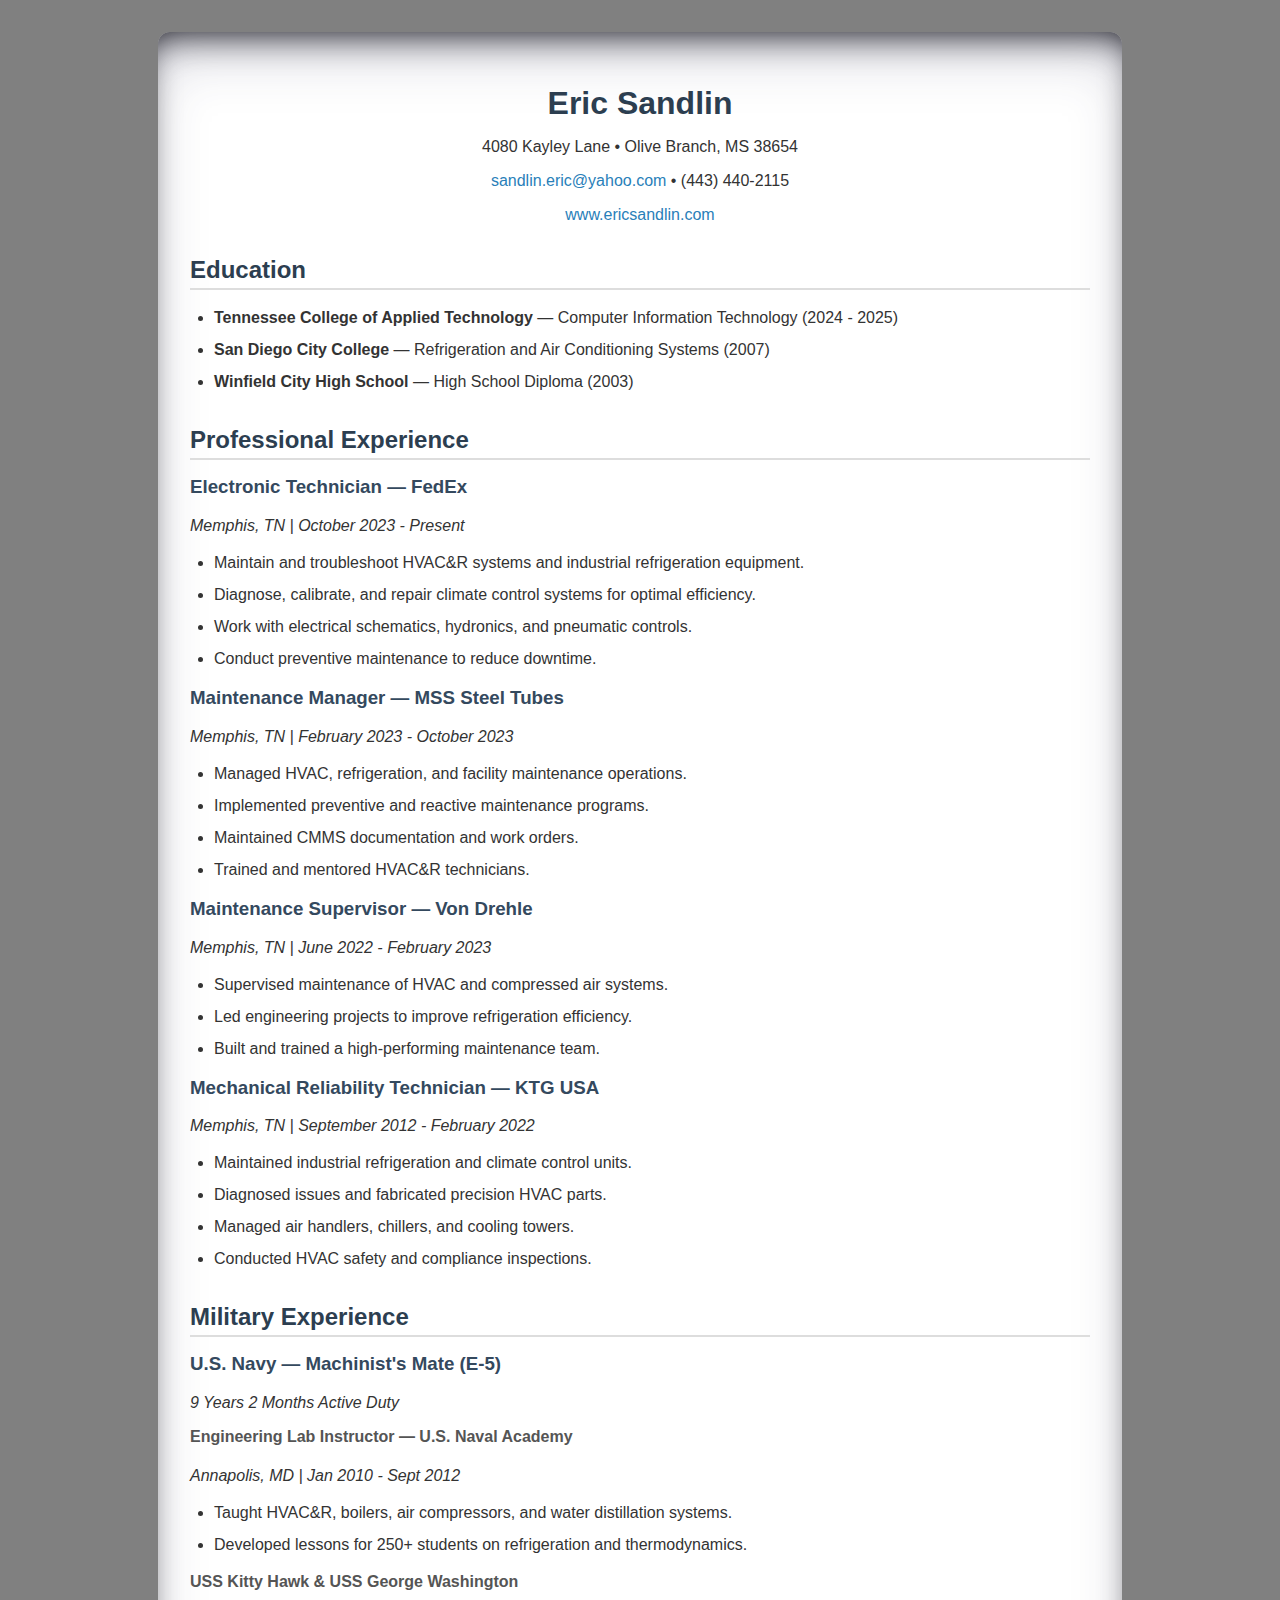
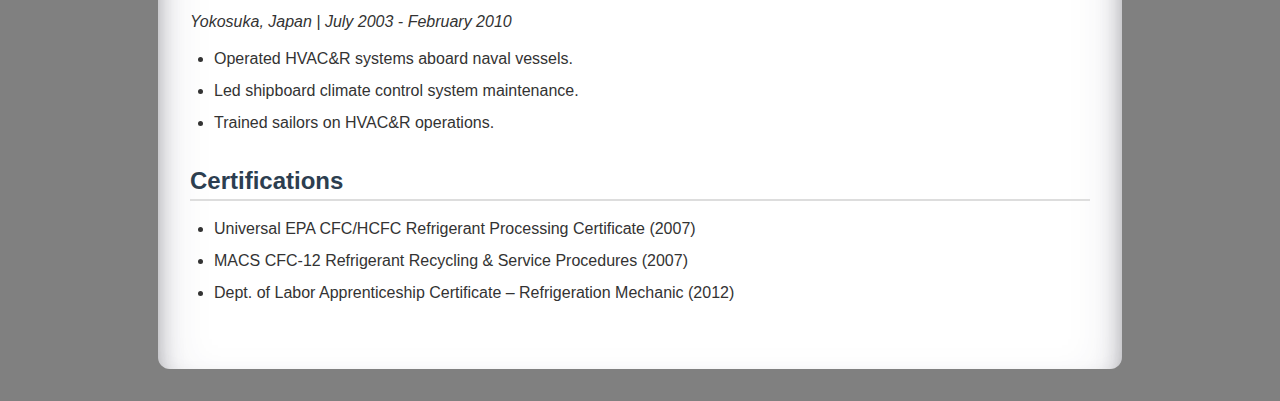
<file: list_Resumes/HVAC&R_Resume.html>
<!DOCTYPE html>
<html lang="en">

<head>
  <title>Résumé</title>
  <link rel="stylesheet" href="./Styles_Resume/HVAC&R_Resume.css">
  <meta charset="utf-8">
  <meta http-equiv="X-UA-Compatible" content="IE-edge,chrome=1">
  <meta name="description" content="portfolio">
  <meta name="keywords" content="portfolio">
  <meta name="HandheldFriendly" content="True">
  <meta name="MobileOptimized" content="320">
  <meta name="viewport" content="width=device-width, initial-scale=1.0">
  <meta http-equiv="cleartype" content="on">
  <meta name="author" content="Eric Sandlin">
</head>

<body>
  <div class="container">
    <header>
      <h1>Eric Sandlin</h1>
      <p>4080 Kayley Lane • Olive Branch, MS 38654</p>
      <p><a href="mailto:sandlin.eric@yahoo.com">sandlin.eric@yahoo.com</a> • (443) 440-2115</p>
      <p><a href="http://www.ericsandlin.com" target="_blank">www.ericsandlin.com</a></p>
    </header>

    <section>
      <h2>Education</h2>
      <ul>
        <li><strong>Tennessee College of Applied Technology</strong> — Computer Information Technology (2024 - 2025)</li>
        <li><strong>San Diego City College</strong> — Refrigeration and Air Conditioning Systems (2007)</li>
        <li><strong>Winfield City High School</strong> — High School Diploma (2003)</li>
      </ul>
    </section>

    <section>
      <h2>Professional Experience</h2>
      <article>
        <h3>Electronic Technician — FedEx</h3>
        <p><em>Memphis, TN | October 2023 - Present</em></p>
        <ul>
          <li>Maintain and troubleshoot HVAC&R systems and industrial refrigeration equipment.</li>
          <li>Diagnose, calibrate, and repair climate control systems for optimal efficiency.</li>
          <li>Work with electrical schematics, hydronics, and pneumatic controls.</li>
          <li>Conduct preventive maintenance to reduce downtime.</li>
        </ul>
      </article>

      <article>
        <h3>Maintenance Manager — MSS Steel Tubes</h3>
        <p><em>Memphis, TN | February 2023 - October 2023</em></p>
        <ul>
          <li>Managed HVAC, refrigeration, and facility maintenance operations.</li>
          <li>Implemented preventive and reactive maintenance programs.</li>
          <li>Maintained CMMS documentation and work orders.</li>
          <li>Trained and mentored HVAC&R technicians.</li>
        </ul>
      </article>

      <article>
        <h3>Maintenance Supervisor — Von Drehle</h3>
        <p><em>Memphis, TN | June 2022 - February 2023</em></p>
        <ul>
          <li>Supervised maintenance of HVAC and compressed air systems.</li>
          <li>Led engineering projects to improve refrigeration efficiency.</li>
          <li>Built and trained a high-performing maintenance team.</li>
        </ul>
      </article>

      <article>
        <h3>Mechanical Reliability Technician — KTG USA</h3>
        <p><em>Memphis, TN | September 2012 - February 2022</em></p>
        <ul>
          <li>Maintained industrial refrigeration and climate control units.</li>
          <li>Diagnosed issues and fabricated precision HVAC parts.</li>
          <li>Managed air handlers, chillers, and cooling towers.</li>
          <li>Conducted HVAC safety and compliance inspections.</li>
        </ul>
      </article>
    </section>

    <section>
      <h2>Military Experience</h2>
      <article>
        <h3>U.S. Navy — Machinist's Mate (E-5)</h3>
        <p><em>9 Years 2 Months Active Duty</em></p>
        <h4>Engineering Lab Instructor — U.S. Naval Academy</h4>
        <p><em>Annapolis, MD | Jan 2010 - Sept 2012</em></p>
        <ul>
          <li>Taught HVAC&R, boilers, air compressors, and water distillation systems.</li>
          <li>Developed lessons for 250+ students on refrigeration and thermodynamics.</li>
        </ul>

        <h4>USS Kitty Hawk & USS George Washington</h4>
        <p><em>Yokosuka, Japan | July 2003 - February 2010</em></p>
        <ul>
          <li>Operated HVAC&R systems aboard naval vessels.</li>
          <li>Led shipboard climate control system maintenance.</li>
          <li>Trained sailors on HVAC&R operations.</li>
        </ul>
      </article>
    </section>

    <section>
      <h2>Certifications</h2>
      <ul>
        <li>Universal EPA CFC/HCFC Refrigerant Processing Certificate (2007)</li>
        <li>MACS CFC-12 Refrigerant Recycling & Service Procedures (2007)</li>
        <li>Dept. of Labor Apprenticeship Certificate – Refrigeration Mechanic (2012)</li>
      </ul>
    </section>
  </div>
</body>
</html>
</file>
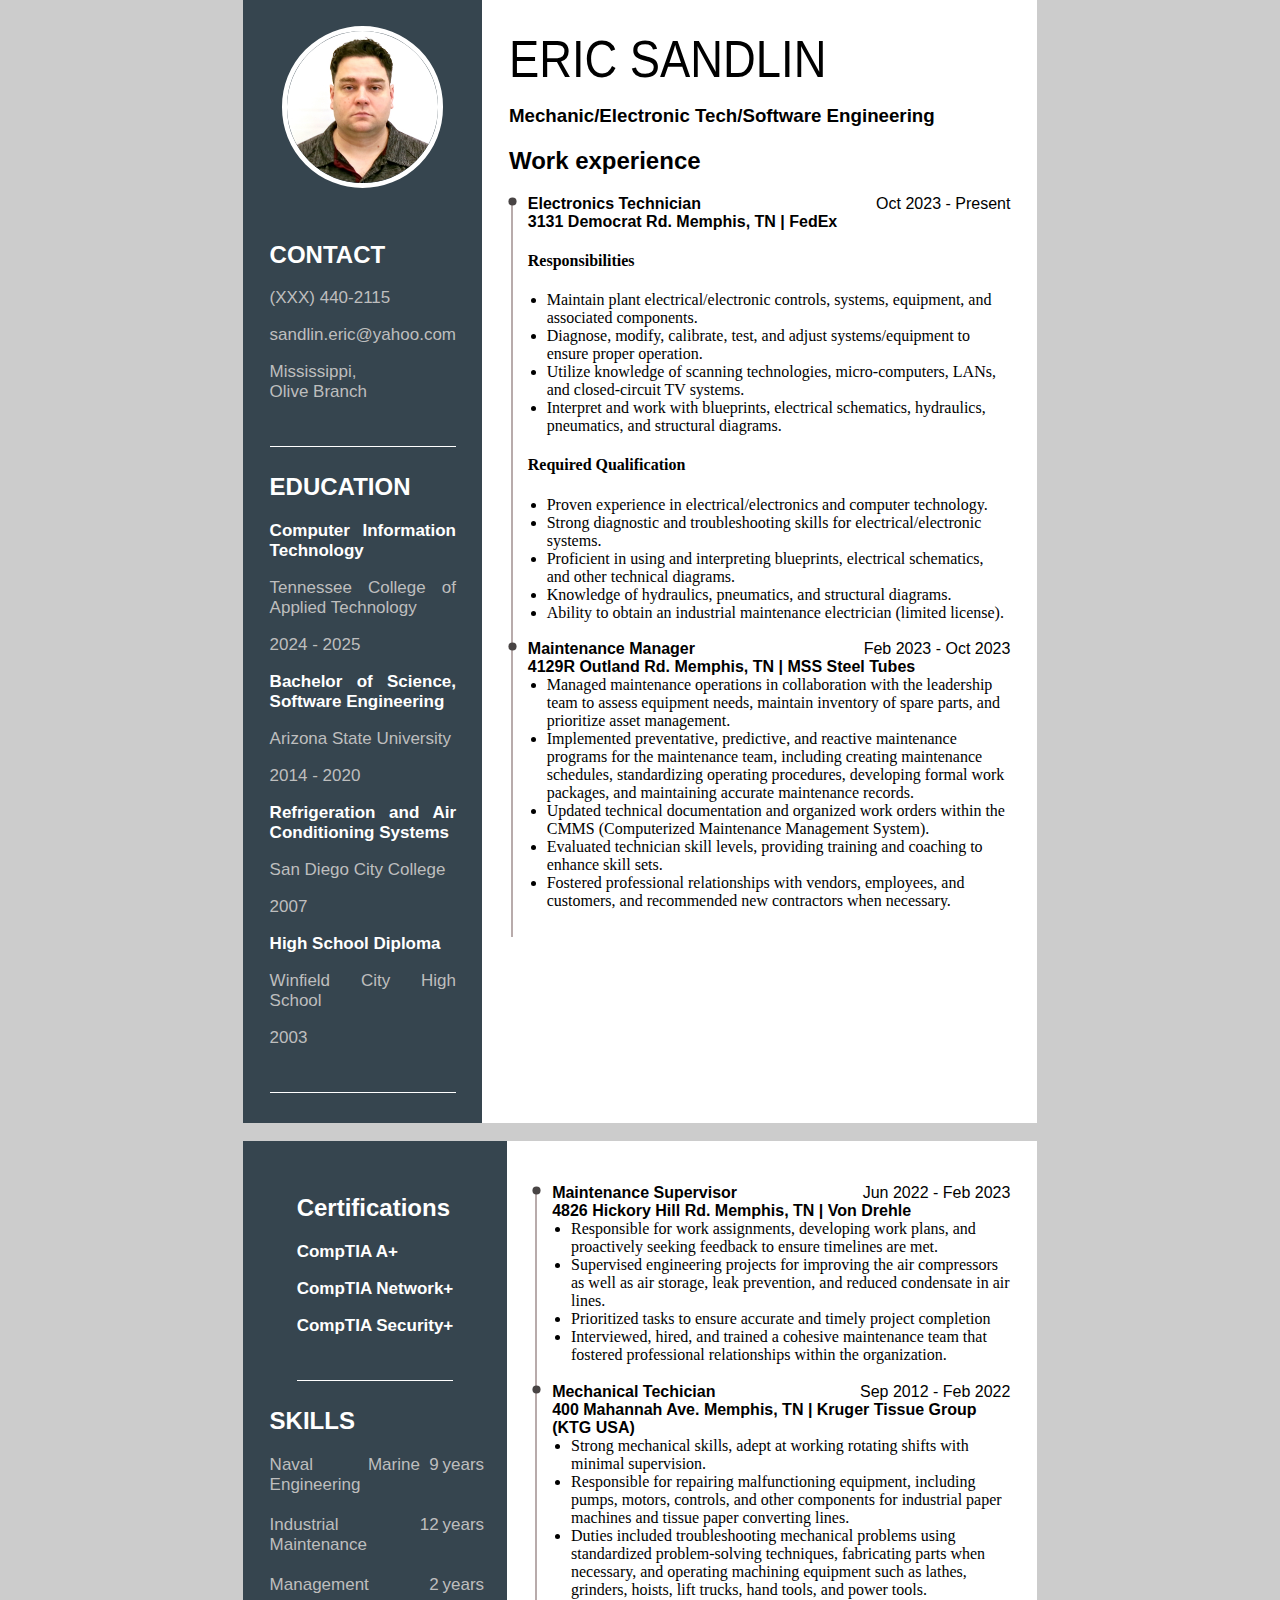
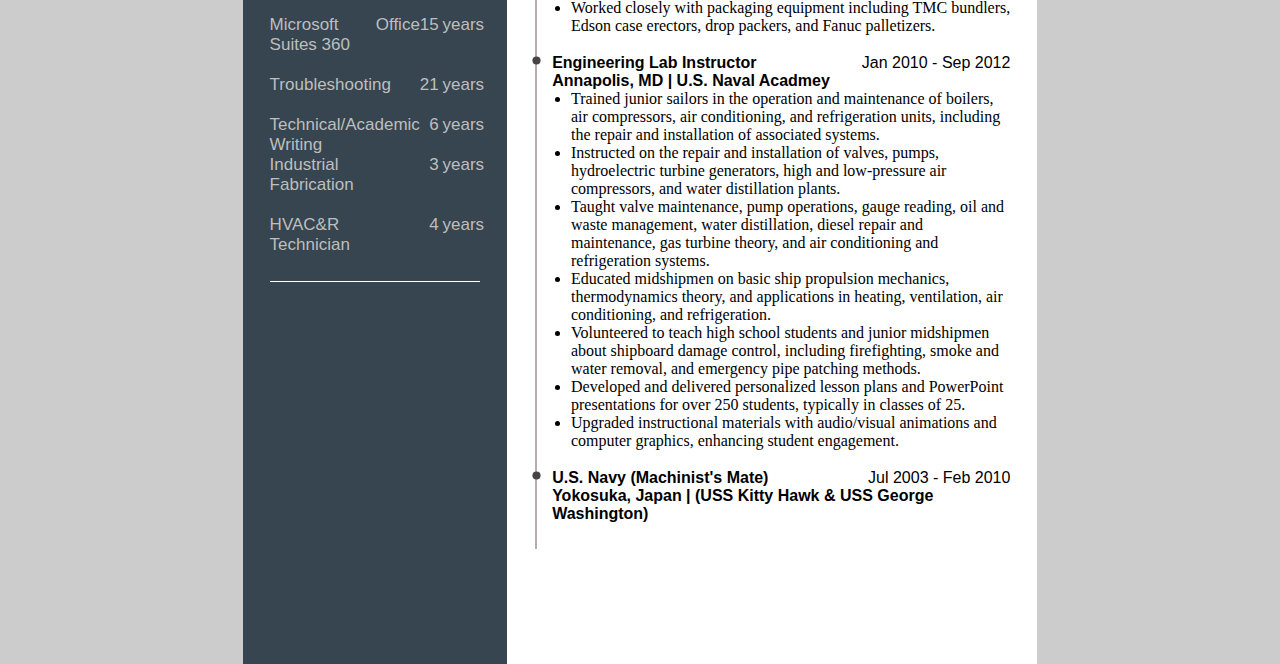
<file: list_Resumes/Industrial_Mechanic_Resume.html>
<!DOCTYPE html>
<html lang="en">

<head>
  <title>Résumé</title>
  <link rel="stylesheet" href="./Styles_Resume/Industrial_Mechanic_Resume.css">
  <meta charset="utf-8">
  <meta http-equiv="X-UA-Compatible" content="IE-edge,chrome=1">
  <meta name="description" content="portfolio">
  <meta name="keywords" content="portfolio">
  <meta name="HandheldFriendly" content="True">
  <meta name="MobileOptimized" content="320">
  <meta name="viewport" content="width=device-width, initial-scale=1.0">
  <meta http-equiv="cleartype" content="on">
  <meta name="author" content="Eric Sandlin">
</head>

<body>
  <page size="A4">
    <div class="container">
      <div class="leftPanel">
        <img src="../images/img_me.jpg" alt="pic of me">
        <div class="details">
          <div class="item bottomLineSeparator">
            <h2> CONTACT </h2>
            <div class="smallText">
              <p>
                <i class="fa fa-phone contactIcon" aria-hidden="true"></i> (XXX) 440-2115
              </p>
              <p>
                <i class="fa fa-envelope contactIcon" aria-hidden="true"></i>
                <a href=""> sandlin.eric@yahoo.com </a>
              </p>
              <p>
                <i class="fa fa-map-marker contactIcon" aria-hidden="true"></i> Mississippi,<br> Olive Branch
              </p>
            </div>
          </div>
        </div>
        <div class="item bottomLineSeparator">
          <h2> EDUCATION </h2>
          <div class="smallText">
            <p class="bolded white"> Computer Information Technology </p>
            <p> Tennessee College of Applied Technology </p>
            <p> 2024 - 2025 </p>
          </div>
          <div class="smallText">
            <p class="bolded white"> Bachelor of Science, Software Engineering </p>
            <p> Arizona State University </p>
            <p> 2014 - 2020 </p>
          </div>
          <div class="smallText">
            <p class="bolded white"> Refrigeration and Air Conditioning Systems </p>
            <p> San Diego City College </p>
            <p> 2007 </p>
          </div>
          <div class="smallText">
            <p class="bolded white"> High School Diploma </p>
            <p> Winfield City High School </p>
            <p> 2003 </p>
          </div>
        </div>
      </div>
      <div class="rightPanel">
        <div>
          <h1> Eric Sandlin </h1>
          <div class="smallText">
            <h3> Mechanic/Electronic Tech/Software Engineering </h3>
          </div>
        </div>
        <div class="workExperience">
          <h2> Work experience </h2>
          <ul>
            <li>
              <div class="jobPosition">
                <span class="bolded"> Electronics Technician </span>
                <span> Oct 2023 - Present </span>
              </div>
              <div class="projectName bolded">
                <span> 3131 Democrat Rd. Memphis, TN | FedEx </span>
              </div>
              <h4>Responsibilities</h4>
              <ul>
                <li>Maintain plant electrical/electronic controls, systems, equipment, and associated components.</li>
                <li>Diagnose, modify, calibrate, test, and adjust systems/equipment to ensure proper operation.</li>
                <li>Utilize knowledge of scanning technologies, micro-computers, LANs, and closed-circuit TV systems.
                </li>
                <li>Interpret and work with blueprints, electrical schematics, hydraulics, pneumatics, and structural
                  diagrams.</li>
              </ul>
              <h4>Required Qualification</h4>
              <ul>
                <li>Proven experience in electrical/electronics and computer technology.</li>
                <li>Strong diagnostic and troubleshooting skills for electrical/electronic systems.</li>
                <li>Proficient in using and interpreting blueprints, electrical schematics, and other technical
                  diagrams.</li>
                <li>Knowledge of hydraulics, pneumatics, and structural diagrams.</li>
                <li>Ability to obtain an industrial maintenance electrician (limited license).</li>
              </ul>
            </li>
            <li>
              <div class="jobPosition">
                <span class="bolded"> Maintenance Manager </span>
                <span> Feb 2023 - Oct 2023 </span>
              </div>
              <div class="projectName bolded">
                <span> 4129R Outland Rd. Memphis, TN | MSS Steel Tubes </span>
              </div>
              <ul>
                <li>Managed maintenance operations in collaboration with the leadership team to assess equipment needs,
                  maintain inventory of spare parts, and prioritize asset management.</li>
                <li>Implemented preventative, predictive, and reactive maintenance programs for the maintenance team,
                  including creating maintenance schedules, standardizing operating procedures, developing formal work
                  packages, and maintaining accurate maintenance records.</li>
                <li>Updated technical documentation and organized work orders within the CMMS (Computerized Maintenance
                  Management System).</li>
                <li>Evaluated technician skill levels, providing training and coaching to enhance skill sets.</li>
                <li>Fostered professional relationships with vendors, employees, and customers, and recommended new
                  contractors when necessary.</li>
              </ul>
            </li>
          </ul>
        </div>
      </div>
    </div>
  </page>
  <page size="A4">
    <div class="container">
      <div class="leftPanel">
        <div class="item bottomLineSeparator">
          <h2> Certifications </h2>
          <div class="smallText">
            <p class="bolded white"> CompTIA A+ </p>
          </div>
          <div class="smallText">
            <p class="bolded white"> CompTIA Network+ </p>
          </div>
          <div class="smallText">
            <p class="bolded white"> CompTIA Security+ </p>
          </div>
        </div>
        <div class="item bottomLineSeparator">
          <h2> SKILLS </h2>
          <div class="smallText">
            <div class="skill">
              <div>
                <span>Naval Marine Engineering</span>
              </div>
              <div class="yearsOfExperience">
                <span class="alignright"> 9</span>
                <span class="alignleft">years</span>
              </div>
            </div>
            <br>
            <div class="skill">
              <div>
                <span>Industrial Maintenance</span>
              </div>
              <div class="yearsOfExperience">
                <span class="alignright"> 12</span>
                <span class="alignleft">years</span>
              </div>
            </div>
            <br>
            <div class="skill">
              <div>
                <span>Management</span>
              </div>
              <div class="yearsOfExperience">
                <span class="alignright"> 2</span>
                <span class="alignleft">years</span>
              </div>
            </div>
            <br>
            <div class="skill">
              <div>
                <span>Microsoft Office Suites 360</span>
              </div>
              <div class="yearsOfExperience">
                <span class="alignright"> 15</span>
                <span class="alignleft">years</span>
              </div>
            </div>
            <br>
            <div class="skill">
              <div>
                <span>Troubleshooting</span>
              </div>
              <div class="yearsOfExperience">
                <span class="alignright"> 21</span>
                <span class="alignleft">years</span>
              </div>
            </div>
            <br>
            <div class="skill">
              <div>
                <span>Technical/Academic Writing</span>
              </div>
              <div class="yearsOfExperience">
                <span class="alignright"> 6</span>
                <span class="alignleft">years</span>
              </div>
            </div>
            <div class="skill">
              <div>
                <span>Industrial Fabrication</span>
              </div>
              <div class="yearsOfExperience">
                <span class="alignright"> 3</span>
                <span class="alignleft">years</span>
              </div>
            </div>
            <br>
            <div class="skill">
              <div>
                <span>HVAC&#38;R Technician</span>
              </div>
              <div class="yearsOfExperience">
                <span class="alignright"> 4</span>
                <span class="alignleft">years</span>
              </div>
            </div>
          </div>
        </div>
      </div>
      <div class="rightPanel">
        <div class="workExperience">
          <ul>
            <li>
              <div class="jobPosition">
                <span class="bolded"> Maintenance Supervisor </span>
                <span> Jun 2022 - Feb 2023 </span>
              </div>
              <div class="projectName bolded">
                <span> 4826 Hickory Hill Rd. Memphis, TN | Von Drehle </span>
              </div>
              <ul>
                <li>Responsible for work assignments, developing work plans, and proactively seeking feedback to ensure
                  timelines are met.</li>
                <li>Supervised engineering projects for improving the air compressors as well as air storage, leak
                  prevention, and reduced condensate in air lines.</li>
                <li>Prioritized tasks to ensure accurate and timely project completion</li>
                <li>Interviewed, hired, and trained a cohesive maintenance team that fostered professional relationships
                  within the organization.</li>
              </ul>
            </li>
            <li>
              <div class="jobPosition">
                <span class="bolded"> Mechanical Techician </span>
                <span> Sep 2012 - Feb 2022 </span>
              </div>
              <div class="projectName bolded">
                <span> 400 Mahannah Ave. Memphis, TN | Kruger Tissue Group (KTG USA) </span>
              </div>
              <ul>
                <li>Strong mechanical skills, adept at working rotating shifts with minimal supervision.</li>
                <li>Responsible for repairing malfunctioning equipment, including pumps, motors, controls, and other
                  components for industrial paper machines and tissue paper converting lines.</li>
                <li>Duties included troubleshooting mechanical problems using standardized problem-solving techniques,
                  fabricating parts when necessary, and operating machining equipment such as lathes, grinders, hoists,
                  lift trucks, hand tools, and power tools.</li>
                <li>Worked closely with packaging equipment including TMC bundlers, Edson case erectors, drop packers,
                  and Fanuc palletizers.</li>
              </ul>
            </li>
            <li>
              <div class="jobPosition">
                <span class="bolded"> Engineering Lab Instructor </span>
                <span> Jan 2010 - Sep 2012 </span>
              </div>
              <div class="projectName bolded">
                <span> Annapolis, MD | U.S. Naval Acadmey </span>
              </div>
              <ul>
                <li>Trained junior sailors in the operation and maintenance of boilers, air compressors, air
                  conditioning, and refrigeration units, including the repair and installation of associated systems.
                </li>
                <li>Instructed on the repair and installation of valves, pumps, hydroelectric turbine generators, high
                  and low-pressure air compressors, and water distillation plants.</li>
                <li>Taught valve maintenance, pump operations, gauge reading, oil and waste management, water
                  distillation, diesel repair and maintenance, gas turbine theory, and air conditioning and
                  refrigeration systems.</li>
                <li>Educated midshipmen on basic ship propulsion mechanics, thermodynamics theory, and applications in
                  heating, ventilation, air conditioning, and refrigeration.</li>
                <li>Volunteered to teach high school students and junior midshipmen about shipboard damage control,
                  including firefighting, smoke and water removal, and emergency pipe patching methods.</li>
                <li>Developed and delivered personalized lesson plans and PowerPoint presentations for over 250
                  students, typically in classes of 25.</li>
                <li>Upgraded instructional materials with audio/visual animations and computer graphics, enhancing
                  student engagement.</li>
              </ul>
            </li>
            <li>
              <div class="jobPosition">
                <span class="bolded"> U.S. Navy (Machinist's Mate) </span>
                <span> Jul 2003 - Feb 2010 </span>
              </div>
              <div class="projectName bolded">
                <span> Yokosuka, Japan | (USS Kitty Hawk &#38; USS George Washington) </span>
              </div>
            </li>
          </ul>
        </div>
      </div>
    </div>
  </page>
  <!--<page size="A4">
      <div class="container">
        <div class="leftPanel">
          
        </div>
        <div class="rightPanel">
          <div class="workExperience">
            <ul>
              <li>
                <div class="jobPosition">
                  <span class="bolded"> U.S. Navy (Machinist's Mate) </span>
                  <span> Jul 2003 - Feb 2010 </span>
                </div>
                <div class="projectName bolded">
                  <span> Yokosuka, Japan | (USS Kitty Hawk &#38; USS George Washington) </span>
                </div>
                <ul>
                  <li>Trained subordinates in chemical and mechanical treatment for scale removal in distilling units and cleaning marine oil and waste separators.</li>
                  <li>Supervised junior sailors in the repair of both positive displacement and non-positive displacement pumps.</li>
                  <li>Performed repairs on turbine generators, bearings, and seals.</li>
                  <li>Conducted maintenance on four electrical turbine generators, five low-pressure flash-type distilling plants, two high-pressure air compressors, and two low-pressure air compressors.</li>
                  <li>Installed various fittings and valves on sea-going vessels, including globe valves, gate valves, butterfly valves, ball valves, stop-check valves, lift-check valves, ball-check valves, relief valves, and safety valves.</li>
                  <li>Handled maritime water purification and chemical treatment of fresh water for shipboard use.</li>
                  <li>Operated, maintained, and repaired low-pressure flash-type evaporators, reverse-osmosis plants, oily waste separators, and fresh water treatment systems.</li>
                  <li>Managed water treatment processes using bromide and calcium hypochlorite.</li>
                </ul>
              </li>
            </ul>
          </div>
        </div>
      </div>
    </page>-->
</body>

</html>
</file>
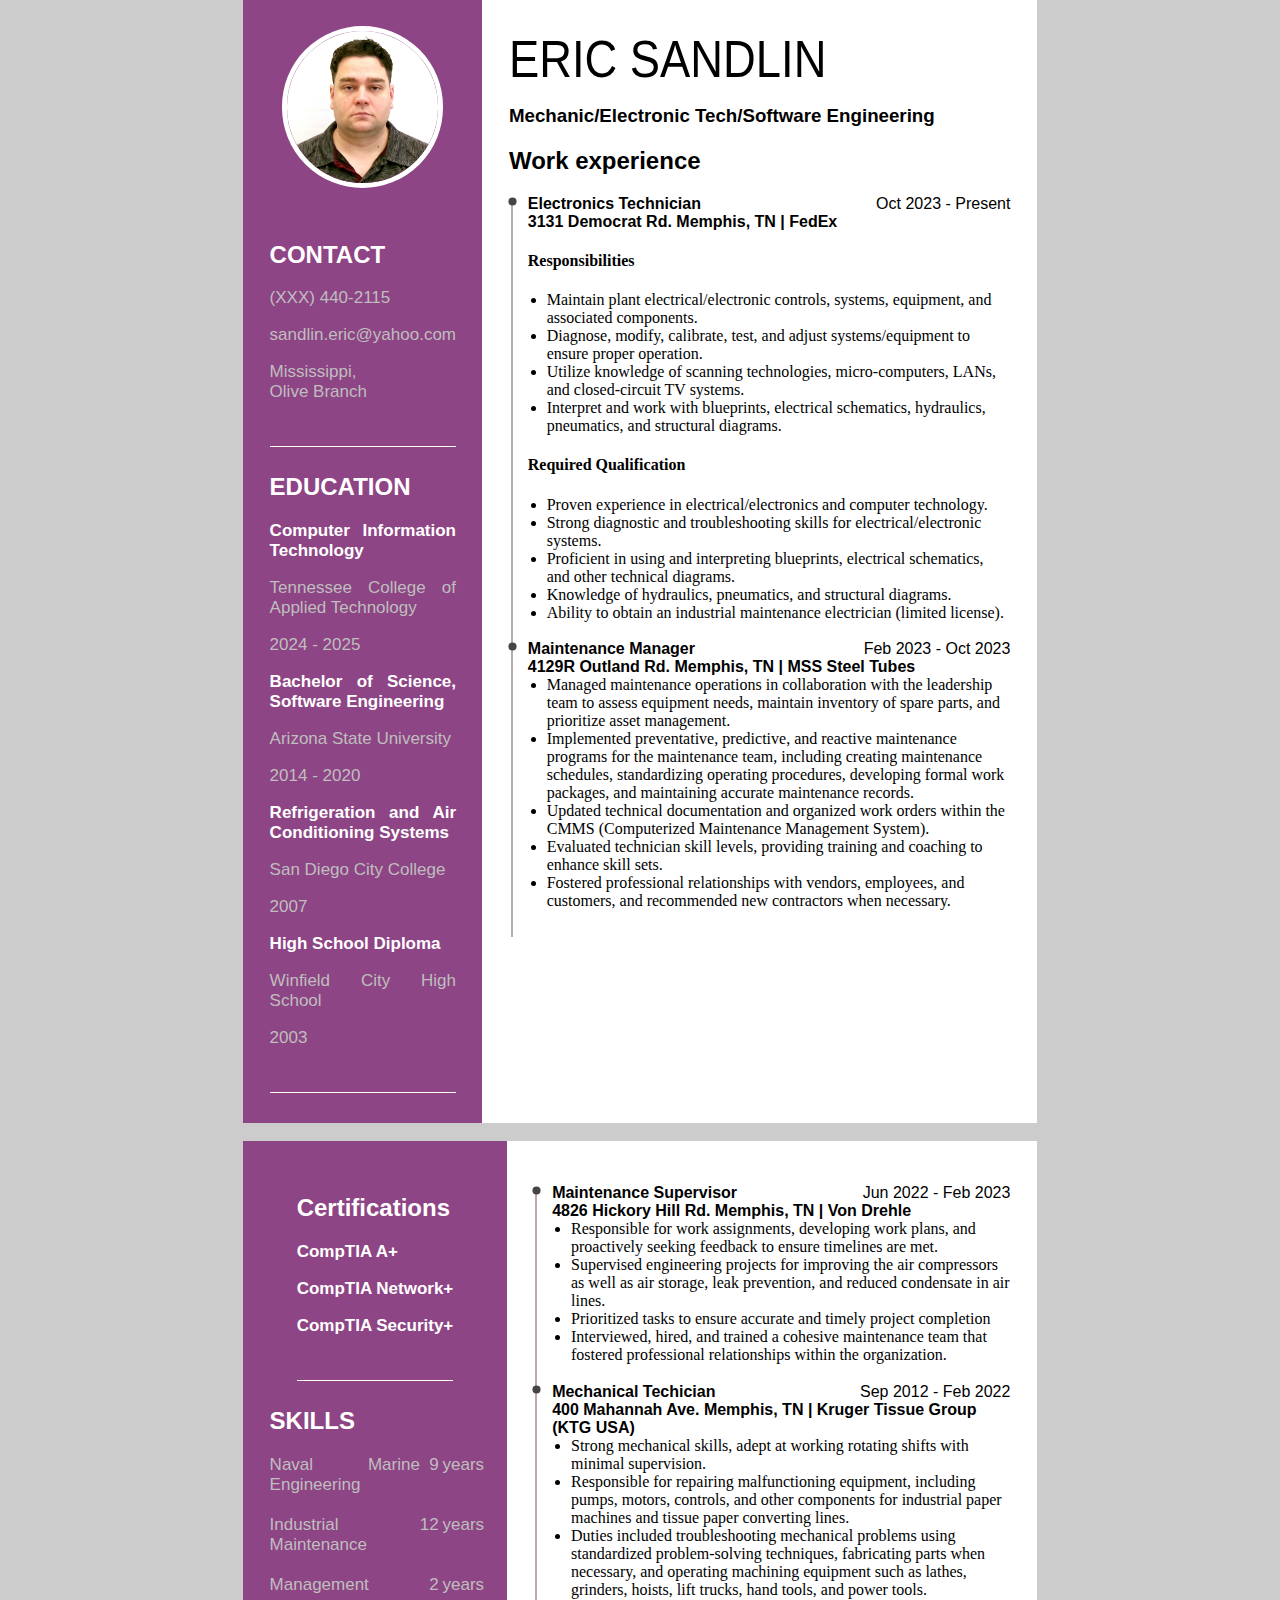
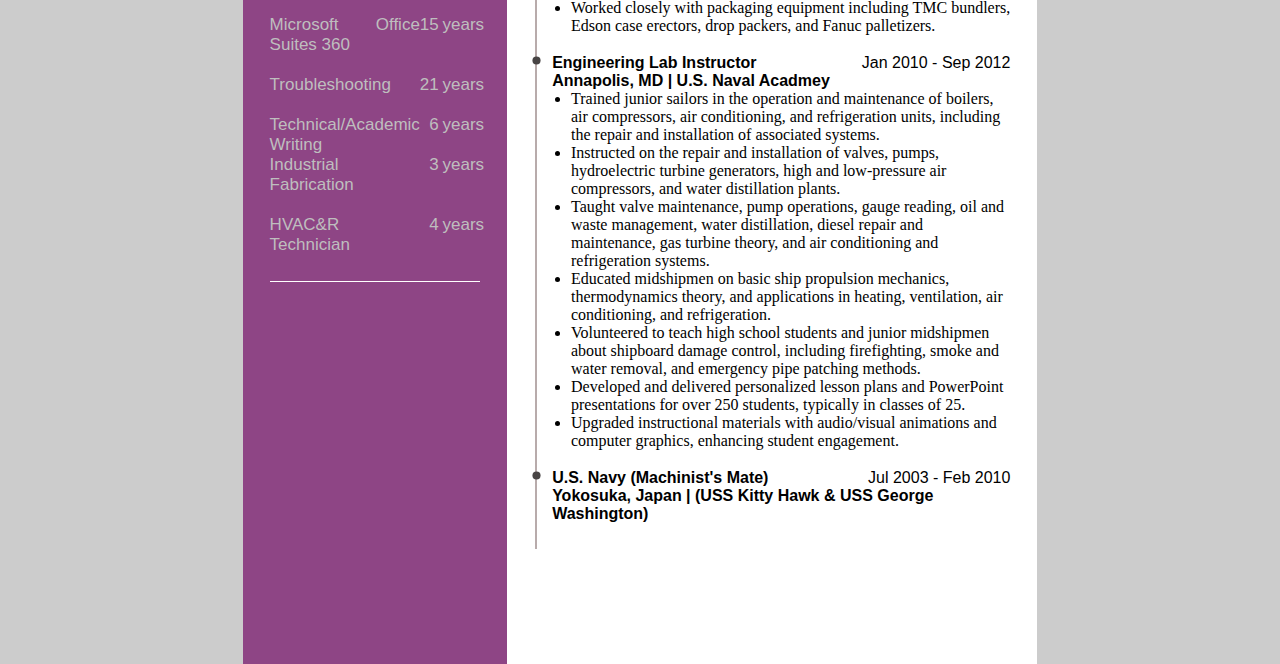
<file: list_Resumes/Instrumentation_Tech_Resume.html>
<!DOCTYPE html>
<html lang="en">

<head>
  <title>Résumé</title>
  <link rel="stylesheet" href="./Styles_Resume/Instrumentation_Tech_Resume.css">
  <meta charset="utf-8">
  <meta http-equiv="X-UA-Compatible" content="IE-edge,chrome=1">
  <meta name="description" content="portfolio">
  <meta name="keywords" content="portfolio">
  <meta name="HandheldFriendly" content="True">
  <meta name="MobileOptimized" content="320">
  <meta name="viewport" content="width=device-width, initial-scale=1.0">
  <meta http-equiv="cleartype" content="on">
  <meta name="author" content="Eric Sandlin">
</head>

<body>
  <page size="A4">
    <div class="container">
      <div class="leftPanel">
        <img src="../images/img_me.jpg" alt="pic of me">
        <div class="details">
          <div class="item bottomLineSeparator">
            <h2> CONTACT </h2>
            <div class="smallText">
              <p>
                <i class="fa fa-phone contactIcon" aria-hidden="true"></i> (XXX) 440-2115
              </p>
              <p>
                <i class="fa fa-envelope contactIcon" aria-hidden="true"></i>
                <a href=""> sandlin.eric@yahoo.com </a>
              </p>
              <p>
                <i class="fa fa-map-marker contactIcon" aria-hidden="true"></i> Mississippi,<br> Olive Branch
              </p>
            </div>
          </div>
        </div>
        <div class="item bottomLineSeparator">
          <h2> EDUCATION </h2>
          <div class="smallText">
            <p class="bolded white"> Computer Information Technology </p>
            <p> Tennessee College of Applied Technology </p>
            <p> 2024 - 2025 </p>
          </div>
          <div class="smallText">
            <p class="bolded white"> Bachelor of Science, Software Engineering </p>
            <p> Arizona State University </p>
            <p> 2014 - 2020 </p>
          </div>
          <div class="smallText">
            <p class="bolded white"> Refrigeration and Air Conditioning Systems </p>
            <p> San Diego City College </p>
            <p> 2007 </p>
          </div>
          <div class="smallText">
            <p class="bolded white"> High School Diploma </p>
            <p> Winfield City High School </p>
            <p> 2003 </p>
          </div>
        </div>
      </div>
      <div class="rightPanel">
        <div>
          <h1> Eric Sandlin </h1>
          <div class="smallText">
            <h3> Mechanic/Electronic Tech/Software Engineering </h3>
          </div>
        </div>
        <div class="workExperience">
          <h2> Work experience </h2>
          <ul>
            <li>
              <div class="jobPosition">
                <span class="bolded"> Electronics Technician </span>
                <span> Oct 2023 - Present </span>
              </div>
              <div class="projectName bolded">
                <span> 3131 Democrat Rd. Memphis, TN | FedEx </span>
              </div>
              <h4>Responsibilities</h4>
              <ul>
                <li>Maintain plant electrical/electronic controls, systems, equipment, and associated components.</li>
                <li>Diagnose, modify, calibrate, test, and adjust systems/equipment to ensure proper operation.</li>
                <li>Utilize knowledge of scanning technologies, micro-computers, LANs, and closed-circuit TV systems.
                </li>
                <li>Interpret and work with blueprints, electrical schematics, hydraulics, pneumatics, and structural
                  diagrams.</li>
              </ul>
              <h4>Required Qualification</h4>
              <ul>
                <li>Proven experience in electrical/electronics and computer technology.</li>
                <li>Strong diagnostic and troubleshooting skills for electrical/electronic systems.</li>
                <li>Proficient in using and interpreting blueprints, electrical schematics, and other technical
                  diagrams.</li>
                <li>Knowledge of hydraulics, pneumatics, and structural diagrams.</li>
                <li>Ability to obtain an industrial maintenance electrician (limited license).</li>
              </ul>
            </li>
            <li>
              <div class="jobPosition">
                <span class="bolded"> Maintenance Manager </span>
                <span> Feb 2023 - Oct 2023 </span>
              </div>
              <div class="projectName bolded">
                <span> 4129R Outland Rd. Memphis, TN | MSS Steel Tubes </span>
              </div>
              <ul>
                <li>Managed maintenance operations in collaboration with the leadership team to assess equipment needs,
                  maintain inventory of spare parts, and prioritize asset management.</li>
                <li>Implemented preventative, predictive, and reactive maintenance programs for the maintenance team,
                  including creating maintenance schedules, standardizing operating procedures, developing formal work
                  packages, and maintaining accurate maintenance records.</li>
                <li>Updated technical documentation and organized work orders within the CMMS (Computerized Maintenance
                  Management System).</li>
                <li>Evaluated technician skill levels, providing training and coaching to enhance skill sets.</li>
                <li>Fostered professional relationships with vendors, employees, and customers, and recommended new
                  contractors when necessary.</li>
              </ul>
            </li>
          </ul>
        </div>
      </div>
    </div>
  </page>
  <page size="A4">
    <div class="container">
      <div class="leftPanel">
        <div class="item bottomLineSeparator">
          <h2> Certifications </h2>
          <div class="smallText">
            <p class="bolded white"> CompTIA A+ </p>
          </div>
          <div class="smallText">
            <p class="bolded white"> CompTIA Network+ </p>
          </div>
          <div class="smallText">
            <p class="bolded white"> CompTIA Security+ </p>
          </div>
        </div>
        <div class="item bottomLineSeparator">
          <h2> SKILLS </h2>
          <div class="smallText">
            <div class="skill">
              <div>
                <span>Naval Marine Engineering</span>
              </div>
              <div class="yearsOfExperience">
                <span class="alignright"> 9</span>
                <span class="alignleft">years</span>
              </div>
            </div>
            <br>
            <div class="skill">
              <div>
                <span>Industrial Maintenance</span>
              </div>
              <div class="yearsOfExperience">
                <span class="alignright"> 12</span>
                <span class="alignleft">years</span>
              </div>
            </div>
            <br>
            <div class="skill">
              <div>
                <span>Management</span>
              </div>
              <div class="yearsOfExperience">
                <span class="alignright"> 2</span>
                <span class="alignleft">years</span>
              </div>
            </div>
            <br>
            <div class="skill">
              <div>
                <span>Microsoft Office Suites 360</span>
              </div>
              <div class="yearsOfExperience">
                <span class="alignright"> 15</span>
                <span class="alignleft">years</span>
              </div>
            </div>
            <br>
            <div class="skill">
              <div>
                <span>Troubleshooting</span>
              </div>
              <div class="yearsOfExperience">
                <span class="alignright"> 21</span>
                <span class="alignleft">years</span>
              </div>
            </div>
            <br>
            <div class="skill">
              <div>
                <span>Technical/Academic Writing</span>
              </div>
              <div class="yearsOfExperience">
                <span class="alignright"> 6</span>
                <span class="alignleft">years</span>
              </div>
            </div>
            <div class="skill">
              <div>
                <span>Industrial Fabrication</span>
              </div>
              <div class="yearsOfExperience">
                <span class="alignright"> 3</span>
                <span class="alignleft">years</span>
              </div>
            </div>
            <br>
            <div class="skill">
              <div>
                <span>HVAC&#38;R Technician</span>
              </div>
              <div class="yearsOfExperience">
                <span class="alignright"> 4</span>
                <span class="alignleft">years</span>
              </div>
            </div>
          </div>
        </div>
      </div>
      <div class="rightPanel">
        <div class="workExperience">
          <ul>
            <li>
              <div class="jobPosition">
                <span class="bolded"> Maintenance Supervisor </span>
                <span> Jun 2022 - Feb 2023 </span>
              </div>
              <div class="projectName bolded">
                <span> 4826 Hickory Hill Rd. Memphis, TN | Von Drehle </span>
              </div>
              <ul>
                <li>Responsible for work assignments, developing work plans, and proactively seeking feedback to ensure
                  timelines are met.</li>
                <li>Supervised engineering projects for improving the air compressors as well as air storage, leak
                  prevention, and reduced condensate in air lines.</li>
                <li>Prioritized tasks to ensure accurate and timely project completion</li>
                <li>Interviewed, hired, and trained a cohesive maintenance team that fostered professional relationships
                  within the organization.</li>
              </ul>
            </li>
            <li>
              <div class="jobPosition">
                <span class="bolded"> Mechanical Techician </span>
                <span> Sep 2012 - Feb 2022 </span>
              </div>
              <div class="projectName bolded">
                <span> 400 Mahannah Ave. Memphis, TN | Kruger Tissue Group (KTG USA) </span>
              </div>
              <ul>
                <li>Strong mechanical skills, adept at working rotating shifts with minimal supervision.</li>
                <li>Responsible for repairing malfunctioning equipment, including pumps, motors, controls, and other
                  components for industrial paper machines and tissue paper converting lines.</li>
                <li>Duties included troubleshooting mechanical problems using standardized problem-solving techniques,
                  fabricating parts when necessary, and operating machining equipment such as lathes, grinders, hoists,
                  lift trucks, hand tools, and power tools.</li>
                <li>Worked closely with packaging equipment including TMC bundlers, Edson case erectors, drop packers,
                  and Fanuc palletizers.</li>
              </ul>
            </li>
            <li>
              <div class="jobPosition">
                <span class="bolded"> Engineering Lab Instructor </span>
                <span> Jan 2010 - Sep 2012 </span>
              </div>
              <div class="projectName bolded">
                <span> Annapolis, MD | U.S. Naval Acadmey </span>
              </div>
              <ul>
                <li>Trained junior sailors in the operation and maintenance of boilers, air compressors, air
                  conditioning, and refrigeration units, including the repair and installation of associated systems.
                </li>
                <li>Instructed on the repair and installation of valves, pumps, hydroelectric turbine generators, high
                  and low-pressure air compressors, and water distillation plants.</li>
                <li>Taught valve maintenance, pump operations, gauge reading, oil and waste management, water
                  distillation, diesel repair and maintenance, gas turbine theory, and air conditioning and
                  refrigeration systems.</li>
                <li>Educated midshipmen on basic ship propulsion mechanics, thermodynamics theory, and applications in
                  heating, ventilation, air conditioning, and refrigeration.</li>
                <li>Volunteered to teach high school students and junior midshipmen about shipboard damage control,
                  including firefighting, smoke and water removal, and emergency pipe patching methods.</li>
                <li>Developed and delivered personalized lesson plans and PowerPoint presentations for over 250
                  students, typically in classes of 25.</li>
                <li>Upgraded instructional materials with audio/visual animations and computer graphics, enhancing
                  student engagement.</li>
              </ul>
            </li>
            <li>
              <div class="jobPosition">
                <span class="bolded"> U.S. Navy (Machinist's Mate) </span>
                <span> Jul 2003 - Feb 2010 </span>
              </div>
              <div class="projectName bolded">
                <span> Yokosuka, Japan | (USS Kitty Hawk &#38; USS George Washington) </span>
              </div>
            </li>
          </ul>
        </div>
      </div>
    </div>
  </page>
  <!--<page size="A4">
      <div class="container">
        <div class="leftPanel">
          
        </div>
        <div class="rightPanel">
          <div class="workExperience">
            <ul>
              <li>
                <div class="jobPosition">
                  <span class="bolded"> U.S. Navy (Machinist's Mate) </span>
                  <span> Jul 2003 - Feb 2010 </span>
                </div>
                <div class="projectName bolded">
                  <span> Yokosuka, Japan | (USS Kitty Hawk &#38; USS George Washington) </span>
                </div>
                <ul>
                  <li>Trained subordinates in chemical and mechanical treatment for scale removal in distilling units and cleaning marine oil and waste separators.</li>
                  <li>Supervised junior sailors in the repair of both positive displacement and non-positive displacement pumps.</li>
                  <li>Performed repairs on turbine generators, bearings, and seals.</li>
                  <li>Conducted maintenance on four electrical turbine generators, five low-pressure flash-type distilling plants, two high-pressure air compressors, and two low-pressure air compressors.</li>
                  <li>Installed various fittings and valves on sea-going vessels, including globe valves, gate valves, butterfly valves, ball valves, stop-check valves, lift-check valves, ball-check valves, relief valves, and safety valves.</li>
                  <li>Handled maritime water purification and chemical treatment of fresh water for shipboard use.</li>
                  <li>Operated, maintained, and repaired low-pressure flash-type evaporators, reverse-osmosis plants, oily waste separators, and fresh water treatment systems.</li>
                  <li>Managed water treatment processes using bromide and calcium hypochlorite.</li>
                </ul>
              </li>
            </ul>
          </div>
        </div>
      </div>
    </page>-->
</body>

</html>
</file>
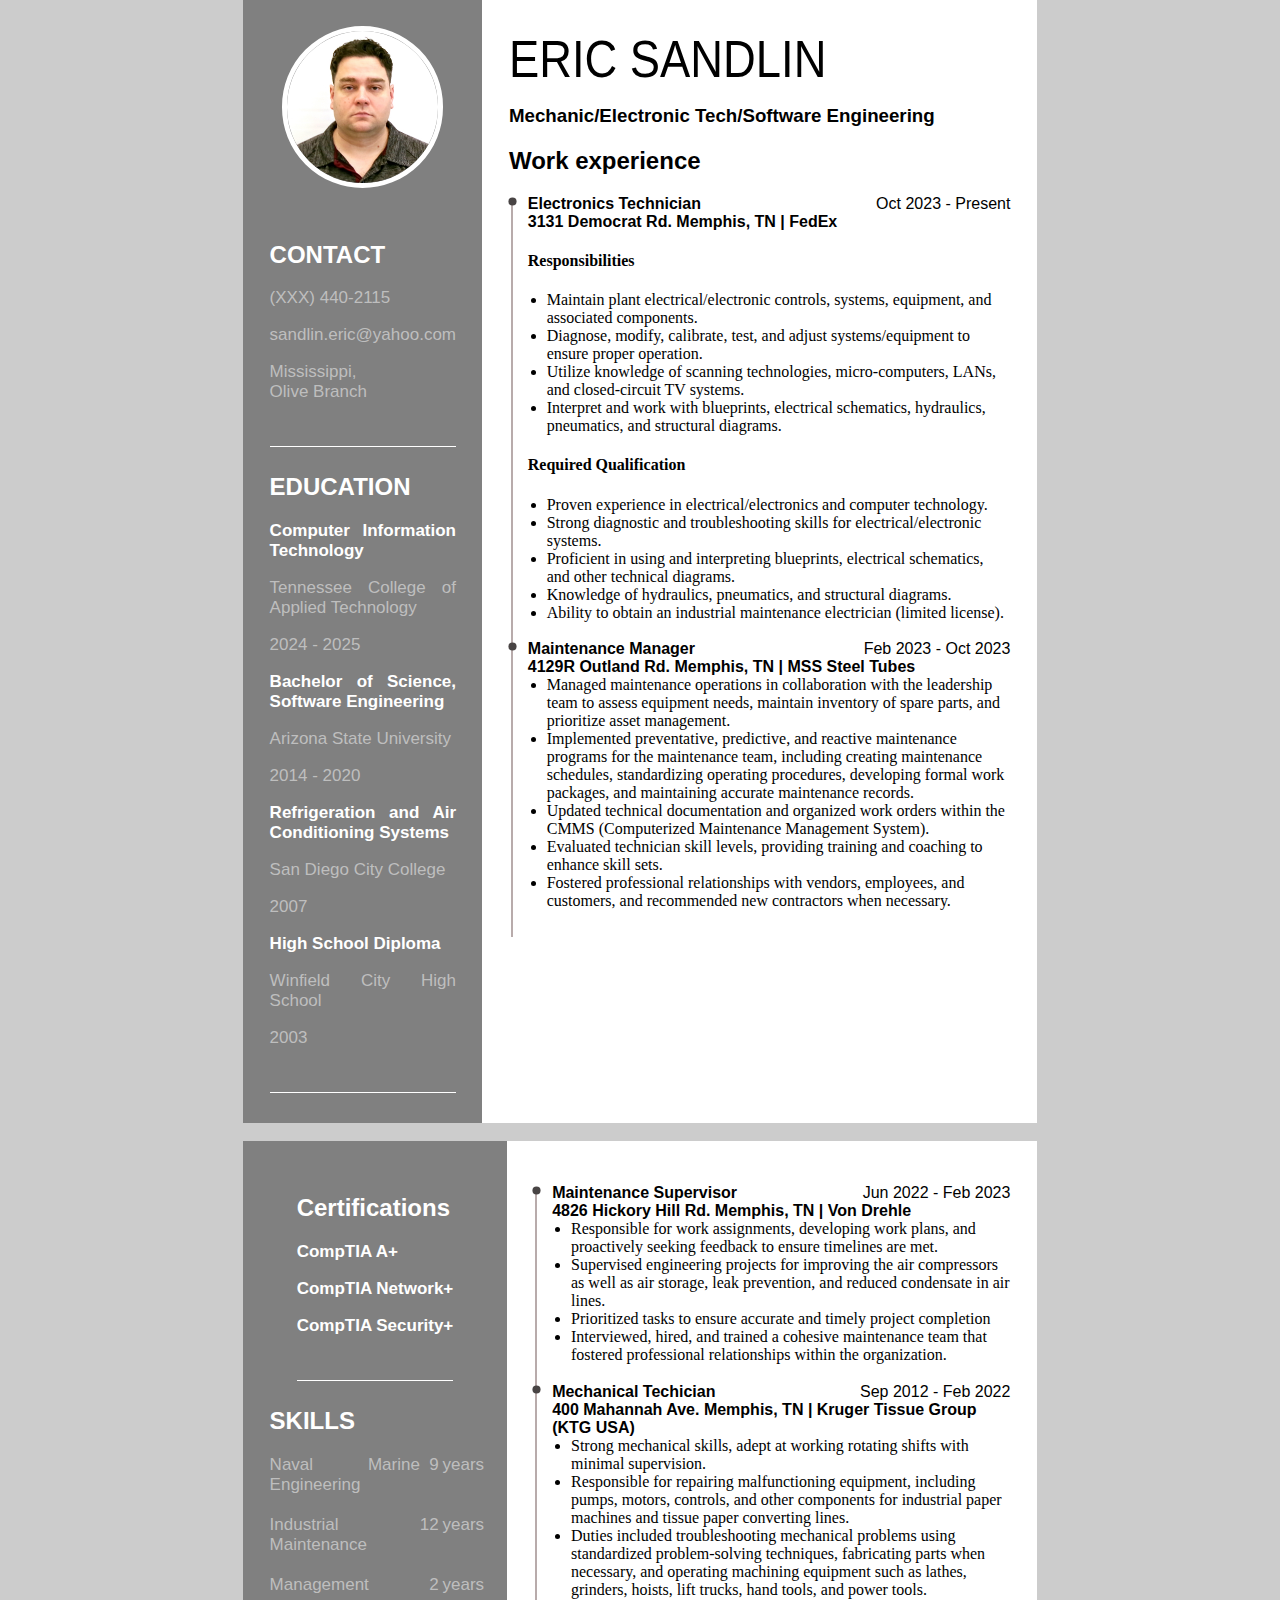
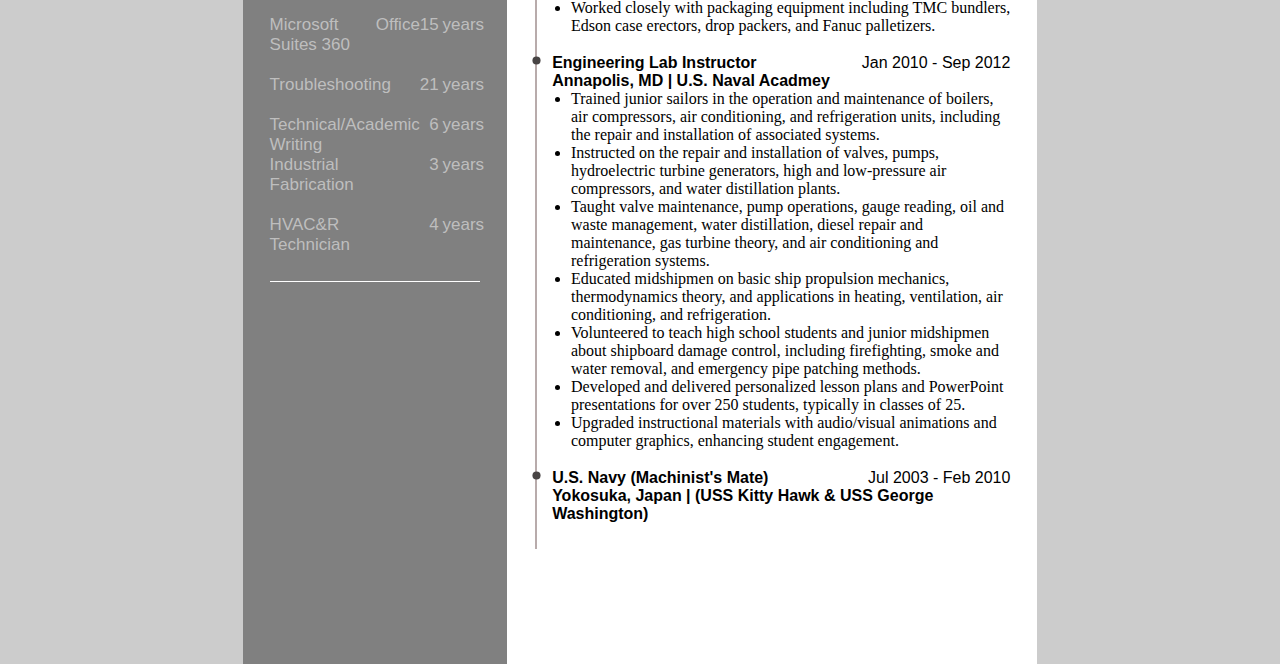
<file: list_Resumes/Reliability_Maintenance_Manager_Resume.html>
<!DOCTYPE html>
<html lang="en">

<head>
  <title>Résumé</title>
  <link rel="stylesheet" href="./Styles_Resume/Reliability_Maintenance_Manager_Resume.css">
  <meta charset="utf-8">
  <meta http-equiv="X-UA-Compatible" content="IE-edge,chrome=1">
  <meta name="description" content="portfolio">
  <meta name="keywords" content="portfolio">
  <meta name="HandheldFriendly" content="True">
  <meta name="MobileOptimized" content="320">
  <meta name="viewport" content="width=device-width, initial-scale=1.0">
  <meta http-equiv="cleartype" content="on">
  <meta name="author" content="Eric Sandlin">
</head>

<body>
  <page size="A4">
    <div class="container">
      <div class="leftPanel">
        <img src="../images/img_me.jpg" alt="pic of me">
        <div class="details">
          <div class="item bottomLineSeparator">
            <h2> CONTACT </h2>
            <div class="smallText">
              <p>
                <i class="fa fa-phone contactIcon" aria-hidden="true"></i> (XXX) 440-2115
              </p>
              <p>
                <i class="fa fa-envelope contactIcon" aria-hidden="true"></i>
                <a href=""> sandlin.eric@yahoo.com </a>
              </p>
              <p>
                <i class="fa fa-map-marker contactIcon" aria-hidden="true"></i> Mississippi,<br> Olive Branch
              </p>
            </div>
          </div>
        </div>
        <div class="item bottomLineSeparator">
          <h2> EDUCATION </h2>
          <div class="smallText">
            <p class="bolded white"> Computer Information Technology </p>
            <p> Tennessee College of Applied Technology </p>
            <p> 2024 - 2025 </p>
          </div>
          <div class="smallText">
            <p class="bolded white"> Bachelor of Science, Software Engineering </p>
            <p> Arizona State University </p>
            <p> 2014 - 2020 </p>
          </div>
          <div class="smallText">
            <p class="bolded white"> Refrigeration and Air Conditioning Systems </p>
            <p> San Diego City College </p>
            <p> 2007 </p>
          </div>
          <div class="smallText">
            <p class="bolded white"> High School Diploma </p>
            <p> Winfield City High School </p>
            <p> 2003 </p>
          </div>
        </div>
      </div>
      <div class="rightPanel">
        <div>
          <h1> Eric Sandlin </h1>
          <div class="smallText">
            <h3> Mechanic/Electronic Tech/Software Engineering </h3>
          </div>
        </div>
        <div class="workExperience">
          <h2> Work experience </h2>
          <ul>
            <li>
              <div class="jobPosition">
                <span class="bolded"> Electronics Technician </span>
                <span> Oct 2023 - Present </span>
              </div>
              <div class="projectName bolded">
                <span> 3131 Democrat Rd. Memphis, TN | FedEx </span>
              </div>
              <h4>Responsibilities</h4>
              <ul>
                <li>Maintain plant electrical/electronic controls, systems, equipment, and associated components.</li>
                <li>Diagnose, modify, calibrate, test, and adjust systems/equipment to ensure proper operation.</li>
                <li>Utilize knowledge of scanning technologies, micro-computers, LANs, and closed-circuit TV systems.
                </li>
                <li>Interpret and work with blueprints, electrical schematics, hydraulics, pneumatics, and structural
                  diagrams.</li>
              </ul>
              <h4>Required Qualification</h4>
              <ul>
                <li>Proven experience in electrical/electronics and computer technology.</li>
                <li>Strong diagnostic and troubleshooting skills for electrical/electronic systems.</li>
                <li>Proficient in using and interpreting blueprints, electrical schematics, and other technical
                  diagrams.</li>
                <li>Knowledge of hydraulics, pneumatics, and structural diagrams.</li>
                <li>Ability to obtain an industrial maintenance electrician (limited license).</li>
              </ul>
            </li>
            <li>
              <div class="jobPosition">
                <span class="bolded"> Maintenance Manager </span>
                <span> Feb 2023 - Oct 2023 </span>
              </div>
              <div class="projectName bolded">
                <span> 4129R Outland Rd. Memphis, TN | MSS Steel Tubes </span>
              </div>
              <ul>
                <li>Managed maintenance operations in collaboration with the leadership team to assess equipment needs,
                  maintain inventory of spare parts, and prioritize asset management.</li>
                <li>Implemented preventative, predictive, and reactive maintenance programs for the maintenance team,
                  including creating maintenance schedules, standardizing operating procedures, developing formal work
                  packages, and maintaining accurate maintenance records.</li>
                <li>Updated technical documentation and organized work orders within the CMMS (Computerized Maintenance
                  Management System).</li>
                <li>Evaluated technician skill levels, providing training and coaching to enhance skill sets.</li>
                <li>Fostered professional relationships with vendors, employees, and customers, and recommended new
                  contractors when necessary.</li>
              </ul>
            </li>
          </ul>
        </div>
      </div>
    </div>
  </page>
  <page size="A4">
    <div class="container">
      <div class="leftPanel">
        <div class="item bottomLineSeparator">
          <h2> Certifications </h2>
          <div class="smallText">
            <p class="bolded white"> CompTIA A+ </p>
          </div>
          <div class="smallText">
            <p class="bolded white"> CompTIA Network+ </p>
          </div>
          <div class="smallText">
            <p class="bolded white"> CompTIA Security+ </p>
          </div>
        </div>
        <div class="item bottomLineSeparator">
          <h2> SKILLS </h2>
          <div class="smallText">
            <div class="skill">
              <div>
                <span>Naval Marine Engineering</span>
              </div>
              <div class="yearsOfExperience">
                <span class="alignright"> 9</span>
                <span class="alignleft">years</span>
              </div>
            </div>
            <br>
            <div class="skill">
              <div>
                <span>Industrial Maintenance</span>
              </div>
              <div class="yearsOfExperience">
                <span class="alignright"> 12</span>
                <span class="alignleft">years</span>
              </div>
            </div>
            <br>
            <div class="skill">
              <div>
                <span>Management</span>
              </div>
              <div class="yearsOfExperience">
                <span class="alignright"> 2</span>
                <span class="alignleft">years</span>
              </div>
            </div>
            <br>
            <div class="skill">
              <div>
                <span>Microsoft Office Suites 360</span>
              </div>
              <div class="yearsOfExperience">
                <span class="alignright"> 15</span>
                <span class="alignleft">years</span>
              </div>
            </div>
            <br>
            <div class="skill">
              <div>
                <span>Troubleshooting</span>
              </div>
              <div class="yearsOfExperience">
                <span class="alignright"> 21</span>
                <span class="alignleft">years</span>
              </div>
            </div>
            <br>
            <div class="skill">
              <div>
                <span>Technical/Academic Writing</span>
              </div>
              <div class="yearsOfExperience">
                <span class="alignright"> 6</span>
                <span class="alignleft">years</span>
              </div>
            </div>
            <div class="skill">
              <div>
                <span>Industrial Fabrication</span>
              </div>
              <div class="yearsOfExperience">
                <span class="alignright"> 3</span>
                <span class="alignleft">years</span>
              </div>
            </div>
            <br>
            <div class="skill">
              <div>
                <span>HVAC&#38;R Technician</span>
              </div>
              <div class="yearsOfExperience">
                <span class="alignright"> 4</span>
                <span class="alignleft">years</span>
              </div>
            </div>
          </div>
        </div>
      </div>
      <div class="rightPanel">
        <div class="workExperience">
          <ul>
            <li>
              <div class="jobPosition">
                <span class="bolded"> Maintenance Supervisor </span>
                <span> Jun 2022 - Feb 2023 </span>
              </div>
              <div class="projectName bolded">
                <span> 4826 Hickory Hill Rd. Memphis, TN | Von Drehle </span>
              </div>
              <ul>
                <li>Responsible for work assignments, developing work plans, and proactively seeking feedback to ensure
                  timelines are met.</li>
                <li>Supervised engineering projects for improving the air compressors as well as air storage, leak
                  prevention, and reduced condensate in air lines.</li>
                <li>Prioritized tasks to ensure accurate and timely project completion</li>
                <li>Interviewed, hired, and trained a cohesive maintenance team that fostered professional relationships
                  within the organization.</li>
              </ul>
            </li>
            <li>
              <div class="jobPosition">
                <span class="bolded"> Mechanical Techician </span>
                <span> Sep 2012 - Feb 2022 </span>
              </div>
              <div class="projectName bolded">
                <span> 400 Mahannah Ave. Memphis, TN | Kruger Tissue Group (KTG USA) </span>
              </div>
              <ul>
                <li>Strong mechanical skills, adept at working rotating shifts with minimal supervision.</li>
                <li>Responsible for repairing malfunctioning equipment, including pumps, motors, controls, and other
                  components for industrial paper machines and tissue paper converting lines.</li>
                <li>Duties included troubleshooting mechanical problems using standardized problem-solving techniques,
                  fabricating parts when necessary, and operating machining equipment such as lathes, grinders, hoists,
                  lift trucks, hand tools, and power tools.</li>
                <li>Worked closely with packaging equipment including TMC bundlers, Edson case erectors, drop packers,
                  and Fanuc palletizers.</li>
              </ul>
            </li>
            <li>
              <div class="jobPosition">
                <span class="bolded"> Engineering Lab Instructor </span>
                <span> Jan 2010 - Sep 2012 </span>
              </div>
              <div class="projectName bolded">
                <span> Annapolis, MD | U.S. Naval Acadmey </span>
              </div>
              <ul>
                <li>Trained junior sailors in the operation and maintenance of boilers, air compressors, air
                  conditioning, and refrigeration units, including the repair and installation of associated systems.
                </li>
                <li>Instructed on the repair and installation of valves, pumps, hydroelectric turbine generators, high
                  and low-pressure air compressors, and water distillation plants.</li>
                <li>Taught valve maintenance, pump operations, gauge reading, oil and waste management, water
                  distillation, diesel repair and maintenance, gas turbine theory, and air conditioning and
                  refrigeration systems.</li>
                <li>Educated midshipmen on basic ship propulsion mechanics, thermodynamics theory, and applications in
                  heating, ventilation, air conditioning, and refrigeration.</li>
                <li>Volunteered to teach high school students and junior midshipmen about shipboard damage control,
                  including firefighting, smoke and water removal, and emergency pipe patching methods.</li>
                <li>Developed and delivered personalized lesson plans and PowerPoint presentations for over 250
                  students, typically in classes of 25.</li>
                <li>Upgraded instructional materials with audio/visual animations and computer graphics, enhancing
                  student engagement.</li>
              </ul>
            </li>
            <li>
              <div class="jobPosition">
                <span class="bolded"> U.S. Navy (Machinist's Mate) </span>
                <span> Jul 2003 - Feb 2010 </span>
              </div>
              <div class="projectName bolded">
                <span> Yokosuka, Japan | (USS Kitty Hawk &#38; USS George Washington) </span>
              </div>
            </li>
          </ul>
        </div>
      </div>
    </div>
  </page>
  <!--<page size="A4">
      <div class="container">
        <div class="leftPanel">
          
        </div>
        <div class="rightPanel">
          <div class="workExperience">
            <ul>
              <li>
                <div class="jobPosition">
                  <span class="bolded"> U.S. Navy (Machinist's Mate) </span>
                  <span> Jul 2003 - Feb 2010 </span>
                </div>
                <div class="projectName bolded">
                  <span> Yokosuka, Japan | (USS Kitty Hawk &#38; USS George Washington) </span>
                </div>
                <ul>
                  <li>Trained subordinates in chemical and mechanical treatment for scale removal in distilling units and cleaning marine oil and waste separators.</li>
                  <li>Supervised junior sailors in the repair of both positive displacement and non-positive displacement pumps.</li>
                  <li>Performed repairs on turbine generators, bearings, and seals.</li>
                  <li>Conducted maintenance on four electrical turbine generators, five low-pressure flash-type distilling plants, two high-pressure air compressors, and two low-pressure air compressors.</li>
                  <li>Installed various fittings and valves on sea-going vessels, including globe valves, gate valves, butterfly valves, ball valves, stop-check valves, lift-check valves, ball-check valves, relief valves, and safety valves.</li>
                  <li>Handled maritime water purification and chemical treatment of fresh water for shipboard use.</li>
                  <li>Operated, maintained, and repaired low-pressure flash-type evaporators, reverse-osmosis plants, oily waste separators, and fresh water treatment systems.</li>
                  <li>Managed water treatment processes using bromide and calcium hypochlorite.</li>
                </ul>
              </li>
            </ul>
          </div>
        </div>
      </div>
    </page>-->
</body>

</html>
</file>
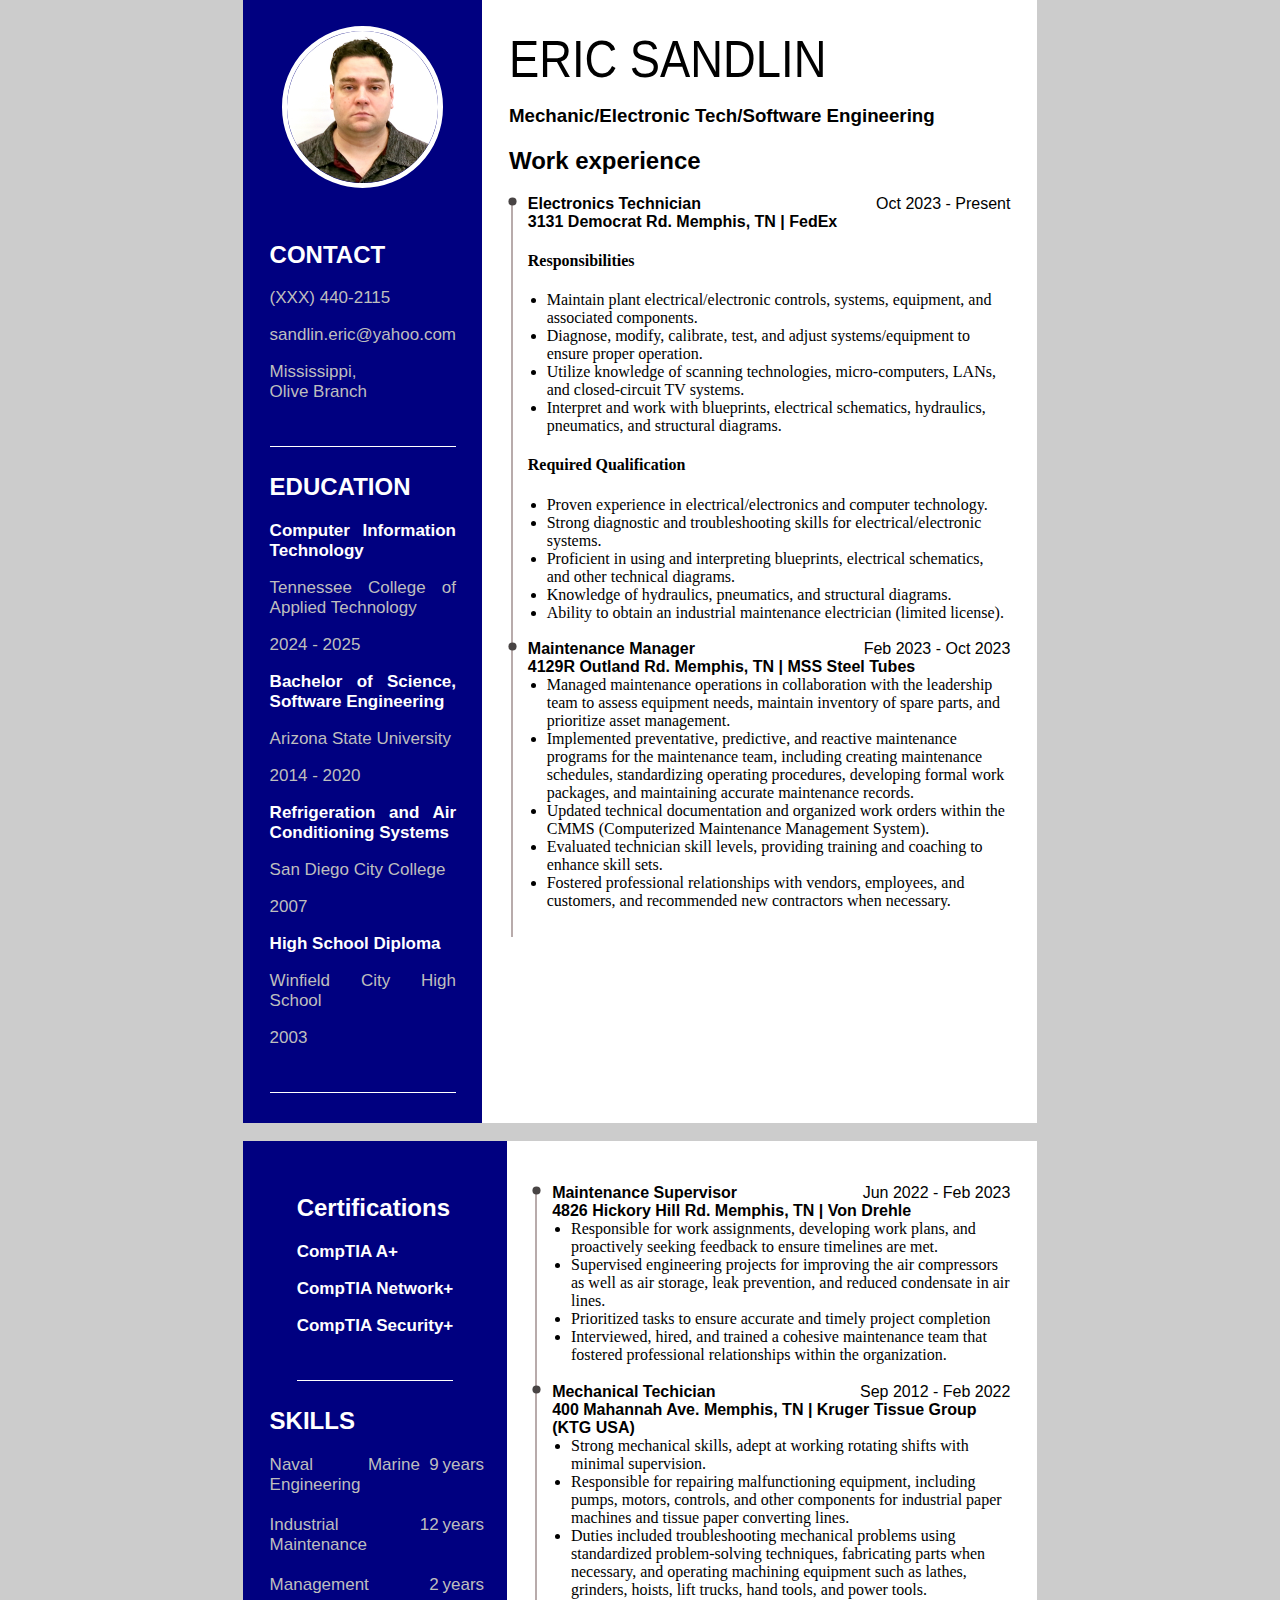
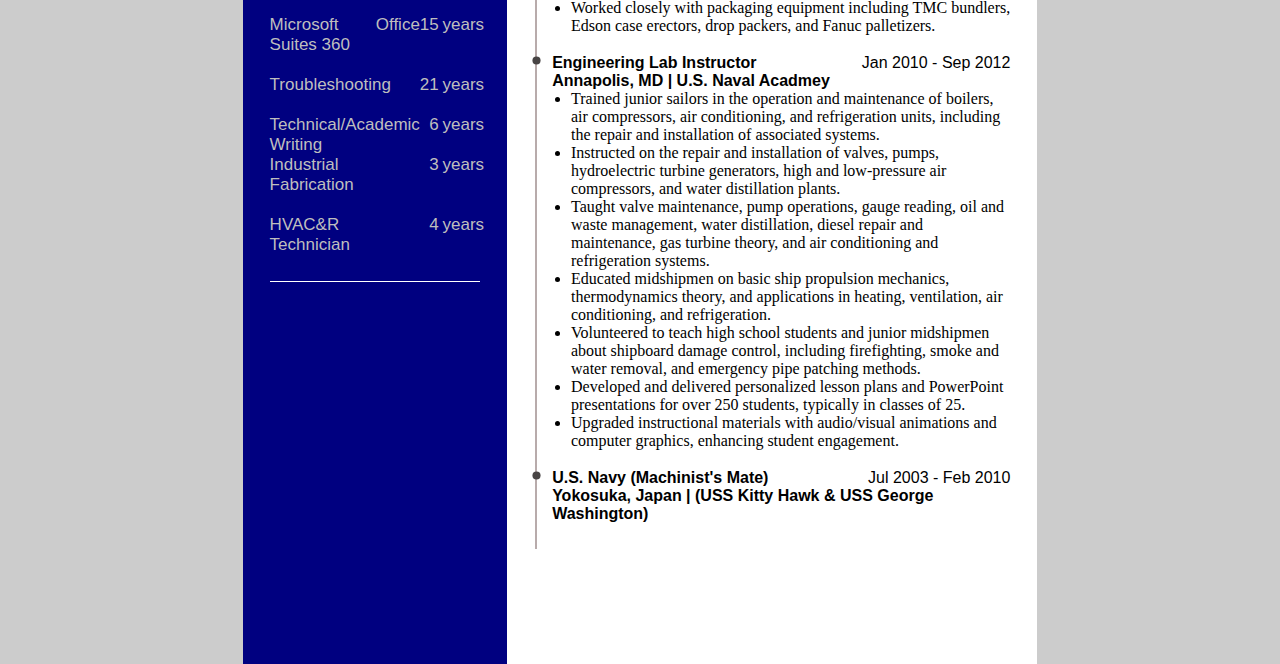
<file: list_Resumes/Software_Engineer_Resume.html>
<!DOCTYPE html>
<html lang="en">

<head>
  <title>Résumé</title>
  <link rel="stylesheet" href="./Styles_Resume/Software_Engineer_Resume.css">
  <meta charset="utf-8">
  <meta http-equiv="X-UA-Compatible" content="IE-edge,chrome=1">
  <meta name="description" content="portfolio">
  <meta name="keywords" content="portfolio">
  <meta name="HandheldFriendly" content="True">
  <meta name="MobileOptimized" content="320">
  <meta name="viewport" content="width=device-width, initial-scale=1.0">
  <meta http-equiv="cleartype" content="on">
  <meta name="author" content="Eric Sandlin">
</head>

<body>
  <page size="A4">
    <div class="container">
      <div class="leftPanel">
        <img src="../images/img_me.jpg" alt="pic of me">
        <div class="details">
          <div class="item bottomLineSeparator">
            <h2> CONTACT </h2>
            <div class="smallText">
              <p>
                <i class="fa fa-phone contactIcon" aria-hidden="true"></i> (XXX) 440-2115
              </p>
              <p>
                <i class="fa fa-envelope contactIcon" aria-hidden="true"></i>
                <a href=""> sandlin.eric@yahoo.com </a>
              </p>
              <p>
                <i class="fa fa-map-marker contactIcon" aria-hidden="true"></i> Mississippi,<br> Olive Branch
              </p>
            </div>
          </div>
        </div>
        <div class="item bottomLineSeparator">
          <h2> EDUCATION </h2>
          <div class="smallText">
            <p class="bolded white"> Computer Information Technology </p>
            <p> Tennessee College of Applied Technology </p>
            <p> 2024 - 2025 </p>
          </div>
          <div class="smallText">
            <p class="bolded white"> Bachelor of Science, Software Engineering </p>
            <p> Arizona State University </p>
            <p> 2014 - 2020 </p>
          </div>
          <div class="smallText">
            <p class="bolded white"> Refrigeration and Air Conditioning Systems </p>
            <p> San Diego City College </p>
            <p> 2007 </p>
          </div>
          <div class="smallText">
            <p class="bolded white"> High School Diploma </p>
            <p> Winfield City High School </p>
            <p> 2003 </p>
          </div>
        </div>
      </div>
      <div class="rightPanel">
        <div>
          <h1> Eric Sandlin </h1>
          <div class="smallText">
            <h3> Mechanic/Electronic Tech/Software Engineering </h3>
          </div>
        </div>
        <div class="workExperience">
          <h2> Work experience </h2>
          <ul>
            <li>
              <div class="jobPosition">
                <span class="bolded"> Electronics Technician </span>
                <span> Oct 2023 - Present </span>
              </div>
              <div class="projectName bolded">
                <span> 3131 Democrat Rd. Memphis, TN | FedEx </span>
              </div>
              <h4>Responsibilities</h4>
              <ul>
                <li>Maintain plant electrical/electronic controls, systems, equipment, and associated components.</li>
                <li>Diagnose, modify, calibrate, test, and adjust systems/equipment to ensure proper operation.</li>
                <li>Utilize knowledge of scanning technologies, micro-computers, LANs, and closed-circuit TV systems.
                </li>
                <li>Interpret and work with blueprints, electrical schematics, hydraulics, pneumatics, and structural
                  diagrams.</li>
              </ul>
              <h4>Required Qualification</h4>
              <ul>
                <li>Proven experience in electrical/electronics and computer technology.</li>
                <li>Strong diagnostic and troubleshooting skills for electrical/electronic systems.</li>
                <li>Proficient in using and interpreting blueprints, electrical schematics, and other technical
                  diagrams.</li>
                <li>Knowledge of hydraulics, pneumatics, and structural diagrams.</li>
                <li>Ability to obtain an industrial maintenance electrician (limited license).</li>
              </ul>
            </li>
            <li>
              <div class="jobPosition">
                <span class="bolded"> Maintenance Manager </span>
                <span> Feb 2023 - Oct 2023 </span>
              </div>
              <div class="projectName bolded">
                <span> 4129R Outland Rd. Memphis, TN | MSS Steel Tubes </span>
              </div>
              <ul>
                <li>Managed maintenance operations in collaboration with the leadership team to assess equipment needs,
                  maintain inventory of spare parts, and prioritize asset management.</li>
                <li>Implemented preventative, predictive, and reactive maintenance programs for the maintenance team,
                  including creating maintenance schedules, standardizing operating procedures, developing formal work
                  packages, and maintaining accurate maintenance records.</li>
                <li>Updated technical documentation and organized work orders within the CMMS (Computerized Maintenance
                  Management System).</li>
                <li>Evaluated technician skill levels, providing training and coaching to enhance skill sets.</li>
                <li>Fostered professional relationships with vendors, employees, and customers, and recommended new
                  contractors when necessary.</li>
              </ul>
            </li>
          </ul>
        </div>
      </div>
    </div>
  </page>
  <page size="A4">
    <div class="container">
      <div class="leftPanel">
        <div class="item bottomLineSeparator">
          <h2> Certifications </h2>
          <div class="smallText">
            <p class="bolded white"> CompTIA A+ </p>
          </div>
          <div class="smallText">
            <p class="bolded white"> CompTIA Network+ </p>
          </div>
          <div class="smallText">
            <p class="bolded white"> CompTIA Security+ </p>
          </div>
        </div>
        <div class="item bottomLineSeparator">
          <h2> SKILLS </h2>
          <div class="smallText">
            <div class="skill">
              <div>
                <span>Naval Marine Engineering</span>
              </div>
              <div class="yearsOfExperience">
                <span class="alignright"> 9</span>
                <span class="alignleft">years</span>
              </div>
            </div>
            <br>
            <div class="skill">
              <div>
                <span>Industrial Maintenance</span>
              </div>
              <div class="yearsOfExperience">
                <span class="alignright"> 12</span>
                <span class="alignleft">years</span>
              </div>
            </div>
            <br>
            <div class="skill">
              <div>
                <span>Management</span>
              </div>
              <div class="yearsOfExperience">
                <span class="alignright"> 2</span>
                <span class="alignleft">years</span>
              </div>
            </div>
            <br>
            <div class="skill">
              <div>
                <span>Microsoft Office Suites 360</span>
              </div>
              <div class="yearsOfExperience">
                <span class="alignright"> 15</span>
                <span class="alignleft">years</span>
              </div>
            </div>
            <br>
            <div class="skill">
              <div>
                <span>Troubleshooting</span>
              </div>
              <div class="yearsOfExperience">
                <span class="alignright"> 21</span>
                <span class="alignleft">years</span>
              </div>
            </div>
            <br>
            <div class="skill">
              <div>
                <span>Technical/Academic Writing</span>
              </div>
              <div class="yearsOfExperience">
                <span class="alignright"> 6</span>
                <span class="alignleft">years</span>
              </div>
            </div>
            <div class="skill">
              <div>
                <span>Industrial Fabrication</span>
              </div>
              <div class="yearsOfExperience">
                <span class="alignright"> 3</span>
                <span class="alignleft">years</span>
              </div>
            </div>
            <br>
            <div class="skill">
              <div>
                <span>HVAC&#38;R Technician</span>
              </div>
              <div class="yearsOfExperience">
                <span class="alignright"> 4</span>
                <span class="alignleft">years</span>
              </div>
            </div>
          </div>
        </div>
      </div>
      <div class="rightPanel">
        <div class="workExperience">
          <ul>
            <li>
              <div class="jobPosition">
                <span class="bolded"> Maintenance Supervisor </span>
                <span> Jun 2022 - Feb 2023 </span>
              </div>
              <div class="projectName bolded">
                <span> 4826 Hickory Hill Rd. Memphis, TN | Von Drehle </span>
              </div>
              <ul>
                <li>Responsible for work assignments, developing work plans, and proactively seeking feedback to ensure
                  timelines are met.</li>
                <li>Supervised engineering projects for improving the air compressors as well as air storage, leak
                  prevention, and reduced condensate in air lines.</li>
                <li>Prioritized tasks to ensure accurate and timely project completion</li>
                <li>Interviewed, hired, and trained a cohesive maintenance team that fostered professional relationships
                  within the organization.</li>
              </ul>
            </li>
            <li>
              <div class="jobPosition">
                <span class="bolded"> Mechanical Techician </span>
                <span> Sep 2012 - Feb 2022 </span>
              </div>
              <div class="projectName bolded">
                <span> 400 Mahannah Ave. Memphis, TN | Kruger Tissue Group (KTG USA) </span>
              </div>
              <ul>
                <li>Strong mechanical skills, adept at working rotating shifts with minimal supervision.</li>
                <li>Responsible for repairing malfunctioning equipment, including pumps, motors, controls, and other
                  components for industrial paper machines and tissue paper converting lines.</li>
                <li>Duties included troubleshooting mechanical problems using standardized problem-solving techniques,
                  fabricating parts when necessary, and operating machining equipment such as lathes, grinders, hoists,
                  lift trucks, hand tools, and power tools.</li>
                <li>Worked closely with packaging equipment including TMC bundlers, Edson case erectors, drop packers,
                  and Fanuc palletizers.</li>
              </ul>
            </li>
            <li>
              <div class="jobPosition">
                <span class="bolded"> Engineering Lab Instructor </span>
                <span> Jan 2010 - Sep 2012 </span>
              </div>
              <div class="projectName bolded">
                <span> Annapolis, MD | U.S. Naval Acadmey </span>
              </div>
              <ul>
                <li>Trained junior sailors in the operation and maintenance of boilers, air compressors, air
                  conditioning, and refrigeration units, including the repair and installation of associated systems.
                </li>
                <li>Instructed on the repair and installation of valves, pumps, hydroelectric turbine generators, high
                  and low-pressure air compressors, and water distillation plants.</li>
                <li>Taught valve maintenance, pump operations, gauge reading, oil and waste management, water
                  distillation, diesel repair and maintenance, gas turbine theory, and air conditioning and
                  refrigeration systems.</li>
                <li>Educated midshipmen on basic ship propulsion mechanics, thermodynamics theory, and applications in
                  heating, ventilation, air conditioning, and refrigeration.</li>
                <li>Volunteered to teach high school students and junior midshipmen about shipboard damage control,
                  including firefighting, smoke and water removal, and emergency pipe patching methods.</li>
                <li>Developed and delivered personalized lesson plans and PowerPoint presentations for over 250
                  students, typically in classes of 25.</li>
                <li>Upgraded instructional materials with audio/visual animations and computer graphics, enhancing
                  student engagement.</li>
              </ul>
            </li>
            <li>
              <div class="jobPosition">
                <span class="bolded"> U.S. Navy (Machinist's Mate) </span>
                <span> Jul 2003 - Feb 2010 </span>
              </div>
              <div class="projectName bolded">
                <span> Yokosuka, Japan | (USS Kitty Hawk &#38; USS George Washington) </span>
              </div>
            </li>
          </ul>
        </div>
      </div>
    </div>
  </page>
  <!--<page size="A4">
      <div class="container">
        <div class="leftPanel">
          
        </div>
        <div class="rightPanel">
          <div class="workExperience">
            <ul>
              <li>
                <div class="jobPosition">
                  <span class="bolded"> U.S. Navy (Machinist's Mate) </span>
                  <span> Jul 2003 - Feb 2010 </span>
                </div>
                <div class="projectName bolded">
                  <span> Yokosuka, Japan | (USS Kitty Hawk &#38; USS George Washington) </span>
                </div>
                <ul>
                  <li>Trained subordinates in chemical and mechanical treatment for scale removal in distilling units and cleaning marine oil and waste separators.</li>
                  <li>Supervised junior sailors in the repair of both positive displacement and non-positive displacement pumps.</li>
                  <li>Performed repairs on turbine generators, bearings, and seals.</li>
                  <li>Conducted maintenance on four electrical turbine generators, five low-pressure flash-type distilling plants, two high-pressure air compressors, and two low-pressure air compressors.</li>
                  <li>Installed various fittings and valves on sea-going vessels, including globe valves, gate valves, butterfly valves, ball valves, stop-check valves, lift-check valves, ball-check valves, relief valves, and safety valves.</li>
                  <li>Handled maritime water purification and chemical treatment of fresh water for shipboard use.</li>
                  <li>Operated, maintained, and repaired low-pressure flash-type evaporators, reverse-osmosis plants, oily waste separators, and fresh water treatment systems.</li>
                  <li>Managed water treatment processes using bromide and calcium hypochlorite.</li>
                </ul>
              </li>
            </ul>
          </div>
        </div>
      </div>
    </page>-->
</body>

</html>
</file>
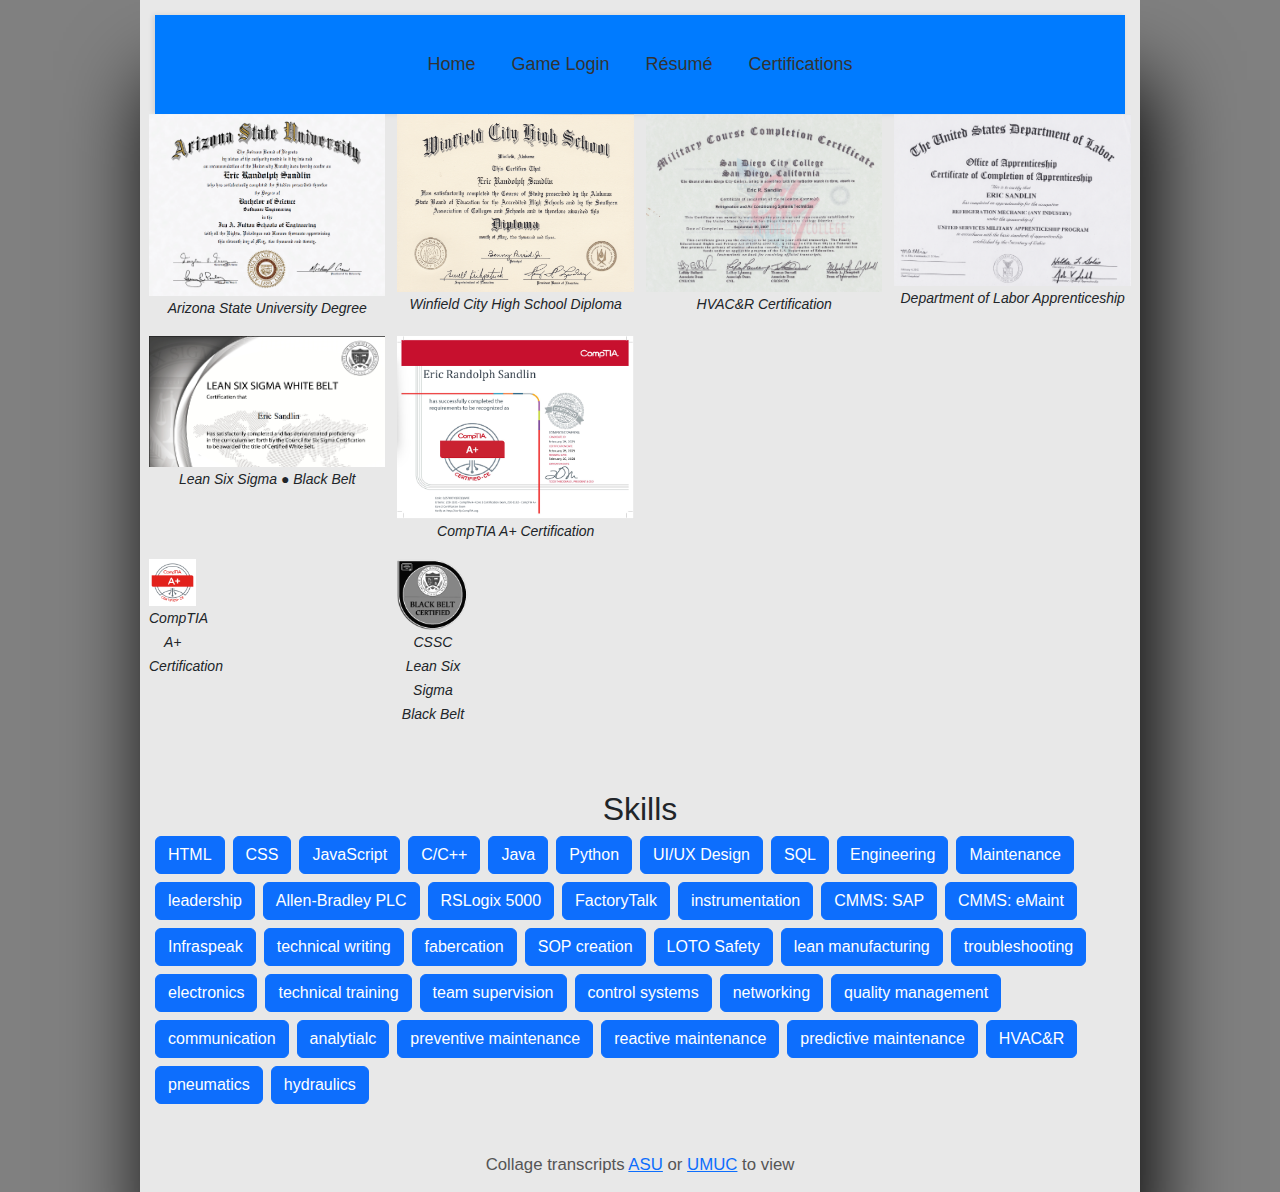
<file: navPages/certifications.html>
<!DOCTYPE html>
<!-- Declares HTML5 document -->
<html lang="en" data-theme="light">
<!-- Root element of the HTML document; sets language to English and adds a custom data attribute for theme switching -->

<head>
    <!-- Page title shown in browser tab -->
    <title>Certifications</title>

    <!-- Bootstrap CSS for responsive design and components -->
    <link href="https://cdn.jsdelivr.net/npm/bootstrap@5.3.3/dist/css/bootstrap.min.css" rel="stylesheet" />

    <!-- Custom stylesheet for certifications page -->
    <link rel="stylesheet" href="../styles/certifications.css">

    <!-- Alternative stylesheet commented out -->
    <!--<link rel="stylesheet" href="../styles/index.css" /> -->

    <!-- Charset definition for Unicode characters -->
    <meta charset="UTF-8" />

    <!-- Compatibility with older versions of IE -->
    <meta http-equiv="X-UA-Compatible" content="IE=edge" />

    <!-- Ensures mobile responsiveness -->
    <meta name="viewport" content="width=device-width, initial-scale=1.0" />

    <!-- SEO and social media tags -->
    <meta name="description" content="A SE portfolio for Eric Sandlin" />
    <meta name="keywords" content="Eric Sandlin, portfolio" />
    <meta name="HandheldFriendly" content="True" />
    <meta name="MobileOptimized" content="320" />
    <meta http-equiv="cleartype" content="on" />
    <meta name="author" content="Eric Sandlin" />

    <!-- Open Graph meta tags for better social sharing -->
    <meta property="og:title" content="Eric Sandlin – Portfolio">
    <meta property="og:image" content="path-to-profile.jpg">
    <meta property="og:description" content="22+ year Navy veteran and engineer specializing in maintenance, leadership and tech.">
    <meta property="og:url" content="https://ericsandlin.com">
</head>

<body class="wrapper">
    <!-- The main content of the page begins -->

    <!-- Site header including navigation menu -->
    <header role="banner">
        <!-- Hamburger icon for toggling the nav menu (mobile-friendly) -->
        <div class="menu-icon" id="menu-toggle">
            <span></span>
            <span></span>
            <span></span>
        </div>

        <!-- Navigation menu linking to other pages -->
        <nav class="nav" id="nav-menu">
            <ul>
                <li><a href="../index.html">Home</a></li>
                <li><a href="JSGamesLogIn.html">Game Login</a></li>
                <li><a href="resumes.html" target="_blank">Résumé</a></li>
                <li><a href="certifications.html">Certifications</a></li>
            </ul>
        </nav>
    </header>

    <!-- Grid of certifications, using rows and columns for layout -->
    <div class="row">
        <!-- Each column contains a certificate as an image wrapped in a link -->
        <div class="column">
            <figure style="width:100%">
                <a href="../certificates/ASU_Degree.pdf" target="_blank">
                    <img src="../images/img_ASU.png" alt="ASU_degree" style="width:100%">
                </a>
                <figcaption>
                    <small><i>Arizona State University Degree</i></small>
                </figcaption>
            </figure>
        </div>

        <!-- Additional certifications -->
        <div class="column">
            <figure style="width:100%">
                <a href="../certificates/High_School_Diploma.pdf" target="_blank">
                    <img src="../images/img_diploma.png" alt="HS_deploma" style="width:100%">
                </a>
                <figcaption>
                    <small><i>Winfield City High School Diploma</i></small>
                </figcaption>
            </figure>
        </div>

        <div class="column">
            <figure style="width:100%">
                <a href="../certificates/HVACR_Certificate.pdf" target="_blank">
                    <img src="../images/img_cert.png" alt="HVACR_Cert" style="width:100%">
                </a>
                <figcaption>
                    <small><i>HVAC&#38;R Certification</i></small>
                </figcaption>
            </figure>
        </div>

        <div class="column">
            <figure style="width:100%">
                <a href="../certificates/DoL_Apprenticeship.pdf" target="_blank">
                    <img src="../images/img_DoL.png" alt="Apprenticeship" style="width:100%">
                </a>
                <figcaption>
                    <small><i>Department of Labor Apprenticeship</i></small>
                </figcaption>
            </figure>
        </div>

        <div class="column">
            <figure style="width:100%">
                <a href="../certificates/Official_Certification_Issued_Lean_Six_Sigma_White_Belt_Certification.pdf" target="_blank">
                    <img src="../images/CSSC_BB.png" alt="CSSC_BB" style="width:100%">
                </a>
                <figcaption>
                    <small><i>Lean Six Sigma &#9679; Black Belt</i></small>
                </figcaption>
            </figure>
        </div>

        <div class="column">
            <figure style="width:100%">
                <a href="../certificates/CompTIA%20A+%20ce%20certificate.pdf" target="_blank">
                    <img src="../images/compTIA.png" alt="CSSC_BB" style="width:100%">
                </a>
                <figcaption>
                    <small><i>CompTIA A&#43; Certification</i></small>
                </figcaption>
            </figure>
        </div>
    </div>

    <!-- Extra images without links, possibly for design/display -->
    <div class="row">
        <div class="column">
            <figure style="width:20%">
                <img src="../images/CompTIA_A_Plus.png" alt="CompTIA_A_Plus" style="width:100%">
                <figcaption>
                    <small><i>CompTIA A&#43; Certification</i></small>
                </figcaption>
            </figure>
        </div>
        <div class="column">
            <figure style="width:30%">
                <img src="../images/CSSC-BB.png" alt="CompTIA_A_Plus" style="width:100%">
                <figcaption>
                    <small><i>CSSC Lean Six Sigma Black Belt</i></small>
                </figcaption>
            </figure>
        </div>
    </div>

    <!-- Skills section with dynamic modals -->
    <section id="skills" class="my-5">
        <h2>Skills</h2>

        <!-- Skills represented by buttons that open a modal with descriptive text -->
        <div class="d-flex flex-wrap gap-2">
            <!-- Example of a skill button using Bootstrap modals and data attributes -->
            <button type="button" class="btn btn-primary my-btn" data-bs-toggle="modal" data-bs-target="#myModal" data-message="I learned HTML while attending college at Arazona State University where I minored in moble and web development. Specificaly, GIT 215 Introduction to Web Authoring">HTML</button>
            <button type="button" class="btn btn-primary my-btn" data-bs-toggle="modal" data-bs-target="#myModal" data-message="I learned CSS while attending college at Arazona State University where I minored in moble and web development. Specificaly, GIT 215 Introduction to Web Authoring">CSS</button>
            <button type="button" class="btn btn-primary my-btn" data-bs-toggle="modal" data-bs-target="#myModal" data-message="I learned JavaScript while attending college at Arazona State University where I minored in moble and web development. Specificaly, GIT 215 Introduction to Web Authoring">JavaScript</button>
            <button type="button" class="btn btn-primary my-btn" data-bs-toggle="modal" data-bs-target="#myModal" data-message="I learned C and C++ while attending college at Arazona State University where I majored in Software Engineering. Specificaly, SER 486 Embedded C Programming and CST 100 Object-Oriented Software development">C/C++</button>
            <button type="button" class="btn btn-primary my-btn" data-bs-toggle="modal" data-bs-target="#myModal" data-message="I learned Java while attending college at Arazona State University where I majored in Software Engineering. Specificaly, SER 221 Programming languages and their execution environments.">Java</button>
            <button type="button" class="btn btn-primary my-btn" data-bs-toggle="modal" data-bs-target="#myModal" data-message="I learned Python while attending college at Arazona State University where I majored in Software Engineering. Specificaly, CST 100 Object-Oriented software development.">Python</button>
            <button type="button" class="btn btn-primary my-btn" data-bs-toggle="modal" data-bs-target="#myModal" data-message="I learned UI/UX Design while attending college at Arazona State University where I minored in moble and web development. Specificaly, GIT 215 Introduction to Web Authoring">UI/UX Design</button>
            <button type="button" class="btn btn-primary my-btn" data-bs-toggle="modal" data-bs-target="#myModal" data-message="I learned SQL while attending college at Arazona State University where I majored in Software Engineering. Specificaly, SER 322 Database Management.">SQL</button>
            <button type="button" class="btn btn-primary my-btn" data-bs-toggle="modal" data-bs-target="#myModal" data-message="I learned Engineering concepts while in the United States Navy engineering department as well as attending Arazona State University for Software Engineering.">Engineering</button>
            <button type="button" class="btn btn-primary my-btn" data-bs-toggle="modal" data-bs-target="#myModal" data-message="I have worked as directly in shipboard maintenance and industrial maintenance for the last 22 years. 9 years United States Navy and 13 years civilian manufacturing">Maintenance</button>
            <button type="button" class="btn btn-primary my-btn" data-bs-toggle="modal" data-bs-target="#myModal" data-message="I have leadership experience gained while serving in the military as well as the maintenance supervisor for Von Drehle corperation and maintenance manager for MSS Steel Tubes LLC.">leadership</button>
            <button type="button" class="btn btn-primary my-btn" data-bs-toggle="modal" data-bs-target="#myModal" data-message="I become familar with Allen-Bradley PLCs while working at Kruger Tissue and in FedEx's electronics shop.">Allen-Bradley PLC</button>
            <button type="button" class="btn btn-primary my-btn" data-bs-toggle="modal" data-bs-target="#myModal" data-message="I become familar with RSLogix 5000 while working at Kruger Tissue and in FedEx's electronics shop.">RSLogix 5000</button>
            <button type="button" class="btn btn-primary my-btn" data-bs-toggle="modal" data-bs-target="#myModal" data-message="I become familar with FactoryTalk while working on the HMIs at Kruger Tissue and while in FedEx's electronics shop.">FactoryTalk</button>
            <button type="button" class="btn btn-primary my-btn" data-bs-toggle="modal" data-bs-target="#myModal" data-message="I got instrumentation experience at Kruger Tissue and while in FedEx's electronics shop.">instrumentation</button>
            <button type="button" class="btn btn-primary my-btn" data-bs-toggle="modal" data-bs-target="#myModal" data-message="I got CMMS: SAP experience as a maintenance supervisor at Von Drehle and as a maintenance manager at MSS Steel Tubes LLC.">CMMS: SAP</button>
            <button type="button" class="btn btn-primary my-btn" data-bs-toggle="modal" data-bs-target="#myModal" data-message="I got CMMS: eMaint experience as a maintenance supervisor at Von Drehle and as a maintenance manager at MSS Steel Tubes LLC.">CMMS: eMaint</button>
            <button type="button" class="btn btn-primary my-btn" data-bs-toggle="modal" data-bs-target="#myModal" data-message="I got CMMS: eMaint experience as a maintenance supervisor at Von Drehle and as a maintenance manager at MSS Steel Tubes LLC.">Infraspeak</button>
            <button type="button" class="btn btn-primary my-btn" data-bs-toggle="modal" data-bs-target="#myModal" data-message="I become proficient in technical writing while serving in the United States Navy as a shop planner writing formal work packages.">technical writing</button>
            <button type="button" class="btn btn-primary my-btn" data-bs-toggle="modal" data-bs-target="#myModal" data-message="I have decades of experience with fabercaton using shop equipment and hand tools.">fabercation</button>
            <button type="button" class="btn btn-primary my-btn" data-bs-toggle="modal" data-bs-target="#myModal" data-message="I become proficient in SOP writing as a maintenance supervisor and maintenance manager. I was responsible for writing and reviewing all maintentance SOPs.">SOP creation</button>
            <button type="button" class="btn btn-primary my-btn" data-bs-toggle="modal" data-bs-target="#myModal" data-message="My core responsibility throughout my career is safety and Lock out tag out is an essential safety program.">LOTO Safety</button>
            <button type="button" class="btn btn-primary my-btn" data-bs-toggle="modal" data-bs-target="#myModal" data-message="I am currently attending the University of Memphis for Applied Lean Leadership graduate certificate.">lean manufacturing</button>
            <button type="button" class="btn btn-primary my-btn" data-bs-toggle="modal" data-bs-target="#myModal" data-message="I have over 20 years experence troubleshooting marine equipment and industrial equipment.">troubleshooting</button>
            <button type="button" class="btn btn-primary my-btn" data-bs-toggle="modal" data-bs-target="#myModal" data-message="I have currently worked for 2 years at FedEx's electronic shop located in Memphis, TN.">electronics</button>
            <button type="button" class="btn btn-primary my-btn" data-bs-toggle="modal" data-bs-target="#myModal" data-message="I personally taught over 300 student in thermodynamic's lab EM300 at the United States Naval Acadment located in Anapolis, Maryland.">technical training</button>
            <button type="button" class="btn btn-primary my-btn" data-bs-toggle="modal" data-bs-target="#myModal" data-message="I utilized team supervision while serving in the U.S. Navy, as a maintenance supervisor at Von Drehle, and during my time as maintenance manager at MSS Steel Tubes.">team supervision</button>
            <button type="button" class="btn btn-primary my-btn" data-bs-toggle="modal" data-bs-target="#myModal" data-message="I learned control systems while working at FedEx's Electronic shop in Memphis Tennessee'">control systems</button>
            <button type="button" class="btn btn-primary my-btn" data-bs-toggle="modal" data-bs-target="#myModal" data-message="While studing for compTIA's Network+ certification I learned about networking">networking</button>
            <button type="button" class="btn btn-primary my-btn" data-bs-toggle="modal" data-bs-target="#myModal" data-message="Quality management is important to me because I take pride in everything I do.">quality management</button>
            <button type="button" class="btn btn-primary my-btn" data-bs-toggle="modal" data-bs-target="#myModal" data-message="Teaching at the United States Naval acadmey improved my communication skills for talking in public and at large crowds.">communication</button>
            <button type="button" class="btn btn-primary my-btn" data-bs-toggle="modal" data-bs-target="#myModal" data-message="Troublshooting is an example of me being analytialc.">analytialc</button>
            <button type="button" class="btn btn-primary my-btn" data-bs-toggle="modal" data-bs-target="#myModal" data-message="As a maintenace supervisor and maintance manager I was responsible schedualing and organizing all preventive maintenance for our assets.">preventive maintenance</button>
            <button type="button" class="btn btn-primary my-btn" data-bs-toggle="modal" data-bs-target="#myModal" data-message="As an Industrial Maintenance Technician (IMT) on shift I was responsible for reacting to all maintanence calls, quick repairs, and maintaning equipment uptime">reactive maintenance</button>
            <button type="button" class="btn btn-primary my-btn" data-bs-toggle="modal" data-bs-target="#myModal" data-message="As a maintenace supervisor and maintance manager I was responsible schedualing and organizing all predictive maintenance for our assets.">predictive maintenance</button>
            <button type="button" class="btn btn-primary my-btn" data-bs-toggle="modal" data-bs-target="#myModal" data-message="I attended San Deigo City College for HVAC&R where I got my universial EPA licences. I preformed industrial HVAC&R work while serving in the United States Navy onboard the USS Kitty Hawk (CV-63).">HVAC&R</button>
            <button type="button" class="btn btn-primary my-btn" data-bs-toggle="modal" data-bs-target="#myModal" data-message="I have over 22 years of experence with instillation, troubleshooting, and maintenace with pneumatic equipment.">pneumatics</button>
            <button type="button" class="btn btn-primary my-btn" data-bs-toggle="modal" data-bs-target="#myModal" data-message="I have over 22 years of experence with instillation, troubleshooting, and maintenace with hydraulic equipment.">hydraulics</button>

            <!-- [Many more buttons follow, structured the same way...] -->
            <!-- Each contains a personalized message about where and how the skill was acquired -->
        </div>
    </section>

    <!-- Page footer -->
    <footer>
        <!-- Transcript links for verification -->
        <big>Collage transcripts
            <a href="../certificates/ASU_Transcripts.pdf" target="_blank">ASU</a> or
            <a href="../certificates/UMUC_Transcript.pdf" target="_blank">UMUC</a> to view
        </big>

        <!-- Custom JS for navigation (e.g., hamburger toggle) -->
        <script src="../javaScript/nav.js"></script>
    </footer>

    <!-- Bootstrap's JavaScript for modal and other interactive components -->
    <script src="https://cdn.jsdelivr.net/npm/bootstrap@5.3.3/dist/js/bootstrap.bundle.min.js"></script>

    <!-- Modal definition for showing detailed skill messages -->
    <div class="modal fade" id="myModal" tabindex="-1" aria-labelledby="modalTitle" aria-hidden="true">
        <div class="modal-dialog modal-dialog-centered modal-lg">
            <div class="modal-content">
                <div class="modal-header">
                    <h5 class="modal-title" id="modalTitle">Skill Details</h5>
                    <button type="button" class="btn-close" data-bs-dismiss="modal" aria-label="Close"></button>
                </div>
                <div class="modal-body" id="modalBody">
                    <!-- Text inserted dynamically via JS -->
                </div>
            </div>
        </div>
    </div>

    <!-- Script to populate modal with message from clicked button -->
    <script>
        // Attach click event to each skill button
        document.querySelectorAll('.my-btn').forEach(button => {
            button.addEventListener('click', function() {
                const message = this.getAttribute('data-message');
                document.getElementById('modalBody').textContent = message;
            });
        });

    </script>

</body>

</html>
</file>
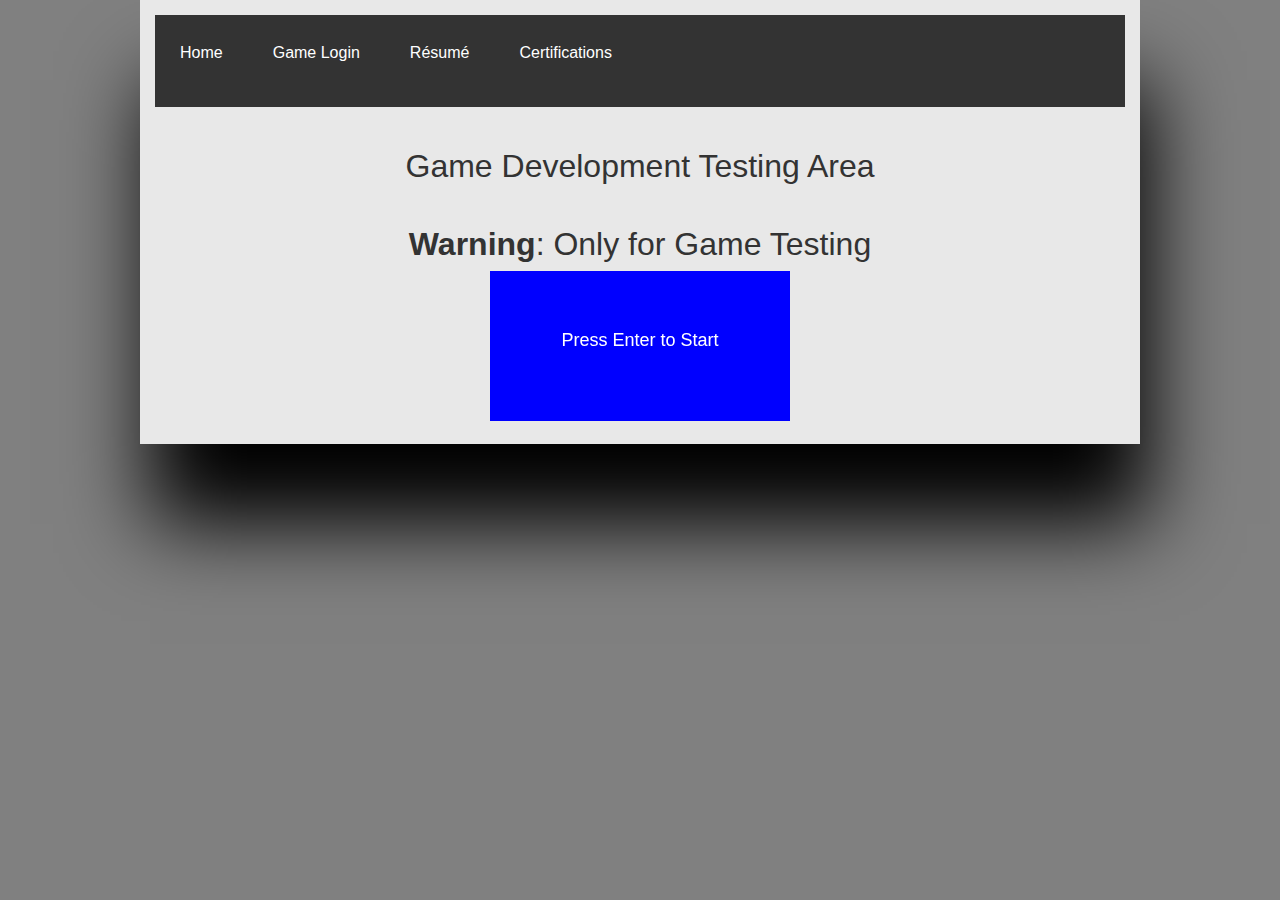
<file: navPages/GDTA.html>
<!DOCTYPE html>
<!-- Declares this is an HTML5 document -->

<html lang="en" data-theme="light">
<!-- Root <html> element with English language and a data attribute for theme control -->

<head>
    <!-- Title shown in the browser tab -->
    <title>G.D.T.A.</title>

    <!-- Character encoding for supporting all standard characters -->
    <meta charset="UTF-8" />

    <!-- Ensures proper rendering in Internet Explorer -->
    <meta http-equiv="X-UA-Compatible" content="IE=edge" />

    <!-- Makes the website responsive on mobile and tablets -->
    <meta name="viewport" content="width=device-width, initial-scale=1.0" />

    <!-- Search engine optimization (SEO) meta tags -->
    <meta name="description" content="A SE portfolio for Eric Sandlin" />
    <meta name="keywords" content="Eric Sandlin, portfolio" />
    <meta name="HandheldFriendly" content="True" />
    <meta name="MobileOptimized" content="320" />
    <meta http-equiv="cleartype" content="on" />
    <meta name="author" content="Eric Sandlin" />

    <!-- Open Graph tags for social sharing -->
    <meta property="og:title" content="Eric Sandlin – Portfolio">
    <meta property="og:image" content="path-to-profile.jpg">
    <meta property="og:description" content="22+ year Navy veteran and engineer specializing in maintenance, leadership and tech.">
    <meta property="og:url" content="https://ericsandlin.com">

    <!-- Load Bootstrap CSS for layout and styling -->
    <link href="https://cdn.jsdelivr.net/npm/bootstrap@5.3.3/dist/css/bootstrap.min.css" rel="stylesheet" />

    <!-- Link to the custom CSS stylesheet -->
    <link rel="stylesheet" href="../styles/styles.css">

    <!-- Alternative stylesheet commented out -->
    <!-- <link rel="stylesheet" href="../styles/index.css" />-->
</head>

<body class="wrapper">
    <!-- Main wrapper for the body content -->

    <!-- Site header, includes navigation and menu toggle button -->
    <header role="banner">
        <!-- Hamburger menu icon for mobile navigation -->
        <div class="menu-icon" id="menu-toggle">
            <span></span>
            <span></span>
            <span></span>
        </div>

        <!-- Navigation bar -->
        <nav class="nav" id="nav-menu">
            <ul>
                <!-- Link to homepage -->
                <li><a href="../index.html">Home</a></li>

                <!-- Link to game login page -->
                <li><a href="JSGamesLogIn.html">Game Login</a></li>

                <!-- Link to resume page; opens in a new tab -->
                <li><a href="resumes.html" target="_blank">Résumé</a></li>

                <!-- Link to certifications page -->
                <li><a href="certifications.html">Certifications</a></li>
            </ul>
        </nav>
    </header>

    <!-- Page Title and Warning Message -->
    <h1>Game Development Testing Area</h1>
    <h2><b>Warning</b>: Only for Game Testing</h2>

    <!-- Canvas element where game graphics will be rendered -->
    <canvas id="canvas1"></canvas>

    <!-- External JavaScript for game logic (likely sets up the canvas and game loop) -->
    <script src="../javaScript/game_1.js"></script>
</body>

<!-- Footer contains additional scripts, typically site-wide -->
<footer>
    <!-- Custom script for handling navigation toggle behavior -->
    <script src="../javaScript/nav.js"></script>
</footer></html>
</file>
<file: styles/index.css>
:root {
    --primary: #333333;
    --text-dark: #000000;   /* ✅ Proper black text for readability */
    --bg-light: #fdfaf6;
    --bg-hover: #e9ecef;
    --bg-card: #000;
    --box-shadow: rgba(0, 0, 0, 0.1);
    --btn-bg: linear-gradient(135deg, var(--primary), #3399ff);
    --btn-bg-hover: linear-gradient(135deg, #005f6a, var(--primary));
    --footer-bg: #f8f9fa;
}

html[data-theme='dark'] {
    --primary: #FFD700;
    --text-dark: #FFD700;
    --bg-light: #1e1e1e;
    --bg-hover: #FFD700;
    --bg-card: #2a2a2a;
    --box-shadow: rgba(0, 0, 0, 0.3);
    --btn-bg: linear-gradient(135deg, #007C91, #3399ff);
    --btn-bg-hover: linear-gradient(135deg, #005f6a, #007C91);
    --footer-bg: #121212;
}

html,
body {
    margin: 0;
    padding: 0;
    font-family: Arial, sans-serif;
    background-color: var(--bg-light);
    color: var(--text-dark);
    text-align: center;
    transition: background-color 0.3s, color 0.3s;
}

/* Base icon styling */
.logo-container img {
  width: 100px;
  height: 100px;
  border-radius: 50%;
  object-fit: cover;
  transition: transform 0.4s ease, box-shadow 0.4s ease;
}

/* login and signup at top right */
.floating-auth-buttons {
  position: absolute; /* <-- changed from fixed */
  top: 1.5rem;
  right: 1.5rem;
  display: flex;
  gap: 0.75rem;
  z-index: 1000; /* still high so it's on top of content */
}


.floating-auth-buttons button {
  font-size: 0.9rem;
  padding: 0.4rem 0.9rem;
  border-radius: 20px;
  box-shadow: 0 2px 6px rgba(0, 0, 0, 0.15);
  transition: background-color 0.3s ease, color 0.3s ease;
}

/* logout button */
#logout-btn {
  font-weight: 600;
  border-color: #dc3545;
  color: #dc3545;
}

#logout-btn:hover {
  background-color: #dc3545;
  color: white;
}

.logo-container {
  display: flex;
  justify-content: center;
  align-items: center;
  margin-top: 2rem;
}

.center-icon {
  display: flex;
  justify-content: center;
  align-items: center;
  padding: 1rem;
}


/* LIGHT MODE GLOW (Silver) */
html[data-theme='light'] .logo-container img:hover {
  box-shadow: 0 0 20px rgba(192, 192, 192, 0.8),
              0 0 40px rgba(192, 192, 192, 0.6),
              0 0 60px rgba(192, 192, 192, 0.4);
  transform: scale(1.05);
}

/* DARK MODE GLOW (Gold) */
html[data-theme='dark'] .logo-container img:hover {
  box-shadow: 0 0 20px rgba(255, 215, 0, 0.8),
              0 0 40px rgba(255, 215, 0, 0.6),
              0 0 60px rgba(255, 215, 0, 0.4);
  transform: scale(1.05);
}

.wrapper {
  position: relative; /* ✅ This is needed for the absolute buttons to be positioned inside it */
  margin: 0 auto;
  max-width: 1000px;
  background-color: var(--bg-light);
  box-shadow: 10px 80px 80px black;
  padding: 1em;
}


header {
    background-color: var(--bg-light);
    padding: 0.75rem 1.25rem;
    display: flex;
    justify-content: space-between;
    align-items: center;
    flex-wrap: wrap;
    box-shadow: 0 2px 5px var(--box-shadow);
    width: 100%;
    z-index: 1000;
}

.theme-toggle {
    cursor: pointer;
    background: none;
    border: none;
    padding: 0.5rem;
    display: flex;
    align-items: center;
}

.logo-container img {
    width: 20%;
    height: 20%;
    border-radius: 50%;
    object-fit: cover;
    transition: opacity 0.3s, transform 0.3s;
    margin-left: 0.5rem;
}

#dark-logo,
#light-logo {
    display: none;
    opacity: 0;
}

html[data-theme='light'] #light-logo {
    display: inline-block;
    opacity: 1;
    filter: drop-shadow(0 0 4px rgba(181, 183, 187, 0.5));
}

html[data-theme='dark'] #dark-logo {
    display: inline-block;
    opacity: 1;
    filter: drop-shadow(0 0 4px rgba(255, 215, 0, 0.5));
}

/* removes bullet points */
ul {
list-style-type: none; /* Removes bullet points */
padding: 0; /* Removes default padding */
margin: 0; /* Removes default margin */
}

/* centers the icon */
.center-icon {
  left: 50%;
  display: flex;
  justify-content: center;
  align-items: center;
}

.modal {
  display: none;
  position: fixed;
  z-index: 9999;
  left: 0; top: 0;
  width: 100vw; height: 100vh;
  background-color: rgba(0,0,0,0.6);
  justify-content: center;
  align-items: center;
}

.modal-content {
  background-color: var(--bg-light);
  color: var(--text-dark);
  padding: 2em;
  border-radius: 8px;
  max-width: 400px;
  width: 100%;
  position: relative;
  box-shadow: 0 0 10px #000;
}

.modal-content h2 {
  margin-top: 0;
}

.modal-content input,
.modal-content button {
  width: 100%;
  margin-top: 10px;
}

.close {
  position: absolute;
  top: 10px; right: 15px;
  font-size: 20px;
  cursor: pointer;
}

/* Footer */
footer {
    font-size: 0.875em;
    color: var(--text-dark);
    background-color: var(--footer-bg);
    padding: 1rem 0;
}

/* Desktop nav */
@media (min-width: 768px) {
    
}

.auth-forms {
  display: flex;
  flex-direction: column;
  align-items: center;
  margin-top: 3rem; /* adds spacing below the logo */
  gap: 1.2rem; /* space between login and sign up buttons */
}


/* The glow from the icon */
@keyframes glowPulse {
  0% {
    box-shadow: 0 0 20px rgba(255, 215, 0, 0.8);
  }
  50% {
    box-shadow: 0 0 40px rgba(255, 215, 0, 1);
  }
  100% {
    box-shadow: 0 0 20px rgba(255, 215, 0, 0.8);
  }
}

@keyframes glowPulseW {
  0% {
    box-shadow: 0 0 20px rgba(192, 192, 192, 0.8);
  }
  50% {
    box-shadow: 0 0 40px rgba(173, 216, 230, 1);
  }
  100% {
    box-shadow: 0 0 20px rgba(192, 192, 192, 0.8);
  }
}

html[data-theme='dark'] .logo-container img:hover {
  animation: glowPulse 1.2s infinite ease-in-out;
}

html[data-theme='light'] .logo-container img:hover {
  animation: glowPulseW 1.2s infinite ease-in-out;
}
</file>
<file: list_Resumes/Styles_Resume/Computer_Information_Systems_Tech_Resume.css>
body {
      margin: 0;
      font-family: 'Roboto', sans-serif;
      background: linear-gradient(135deg, #1f1c2c, #928dab);
      color: #f4f4f4;
      line-height: 1.6;
    }

    .container {
      max-width: 900px;
      margin: auto;
      padding: 2rem;
    }

    header {
      text-align: center;
      padding: 1.5rem;
      border-bottom: 2px solid #fff2;
    }

    header h1 {
      margin: 0;
      font-size: 2.5rem;
      font-weight: 700;
    }

    header p {
      margin: 0.2rem 0;
      font-weight: 300;
      color: #ccc;
    }

    section {
      background-color: #2c2b3a;
      margin: 1.5rem 0;
      padding: 1.5rem;
      border-radius: 10px;
      box-shadow: 0 0 20px rgba(0,0,0,0.2);
    }

    h2 {
      margin-top: 0;
      font-size: 1.5rem;
      border-bottom: 1px solid #fff3;
      padding-bottom: 0.5rem;
      color: #ffdc60;
    }

    ul {
      padding-left: 1.2rem;
    }

    .job-title {
      font-weight: bold;
      color: #89e3ff;
    }

    .organization {
      font-style: italic;
      color: #ccc;
    }

    a {
      color: #ffdc60;
      text-decoration: none;
    }

    a:hover {
      text-decoration: underline;
    }

    @media (max-width: 600px) {
      header h1 {
        font-size: 2rem;
      }
    }
</file>
<file: list_Resumes/Styles_Resume/Electronics_Tech_Resume.css>
page {
	background: white;
	display: block;
	margin: 0 auto;
	margin-bottom: 0.5cm;
	position: relative;
}

page[size="A4"] {
	width: 21cm;
	height: 29.7cm;
}

@page {
	size: 21cm 29.7cm;
	margin: 0mm;
}

body {
	background: rgb(204, 204, 204);
	width: 21cm;
	height: 29.7cm;
	margin: 0 auto;
}

h1 {
	font-family: 'Julius Sans One', sans-serif;
}

h1 {
	font-weight: 300;
	font-size: 1.2cm;
	transform: scale(1, 1.15);
	margin-bottom: 0.2cm;
	margin-top: 0.2cm;
	text-transform: uppercase;
}

h2 {
	font-family: 'Archivo Narrow', sans-serif;
}

h3 {
	font-family: 'Open Sans', sans-serif;
}

img {
	width: 4cm;
	height: 4cm;
	margin-bottom: 0.7cm;
	border-radius: 50%;
	border: 0.15cm solid white;
	object-fit: cover;
}

.leftPanel {
	width: 27%;
	background-color: #228B22;
	padding: 0.7cm;
	display: flex;
	flex-direction: column;
	align-items: center;
}

.rightPanel {
	width: 73%;
	padding: 0.7cm;
}

.container {
	display: flex;
	flex-direction: row;
	width: 100%;
	height: 100%;
}

.item {
	padding-bottom: 0.7cm;
	padding-top: 0.7cm;
}

.item h2 {
	margin-top: 0;
}

.leftPanel h2 {
	color: white;
}

.bottomLineSeparator {
	border-bottom: 0.05cm solid white;
}

.details {
	width: 100%;
	display: flex;
	flex-direction: column;
}

.leftPanel .smallText,
.leftPanel .smallText,
.leftPanel .smallText span,
.leftPanel .smallText p,
.smallText a {
	font-size: 0.45cm;
}

.smallText,
.smallText span,
.smallText p,
.smallText a {
	font-family: 'Source Sans Pro', sans-serif;
	text-align: justify;
}

.contactIcon {
	width: 0.5cm;
	text-align: center;
}

.leftPanel,
.leftPanel a {
	color: #bebebe;
	text-decoration: none;
}

.skill {
	display: flex;
	flex-direction: row;
	justify-content: space-between;
}

.yearsOfExperience {
	width: 1.6cm;
	display: flex;
	flex-direction: row;
	justify-content: center;
}

.alignleft {
	text-align: left !important;
	width: 1cm;
}

.alignright {
	text-align: right !important;
	width: 0.6cm;
	margin-right: 0.1cm
}

.bolded {
	font-weight: bold;
}

.white {
	color: white;
}


.workExperience>ul>li ul {
	padding-left: 0.5cm;
	list-style-type: disc;
}

.workExperience>ul {
	list-style-type: none;
	padding-left: 0;
}

.workExperience>ul>li {
	position: relative;
	margin: 0;
	padding-bottom: 0.5cm;
	padding-left: 0.5cm;
}

.workExperience>ul>li:before {
	background-color: #b8abab;
	width: 0.05cm;
	content: '';
	position: absolute;
	top: 0.1cm;
	bottom: -0.2cm;
	/* change this after border removal */
	left: 0.05cm;
}

.workExperience>ul>li::after {
	content: '';
	position: absolute;
	background-image: url("data:image/svg+xml,%3Csvg xmlns='http://www.w3.org/2000/svg' aria-hidden='true' viewBox='0 0 32 32' focusable='false'%3E%3Ccircle stroke='none' fill='%23484444' cx='16' cy='16' r='10'%3E%3C/circle%3E%3C/svg%3E");
	background-repeat: no-repeat;
	background-size: contain;
	left: -0.09cm;
	top: 0;
	width: 0.35cm;
	height: 0.35cm;
}

.jobPosition {
	display: flex;
	flex-direction: row;
	justify-content: space-between;
}

.jobPosition span,
.projectName span {
	font-family: 'Source Sans Pro', sans-serif;
}
</file>
<file: list_Resumes/Styles_Resume/Foreign_Service.css>
.page {
	background: white;
	display: block;
	margin: 0 auto;
	margin-bottom: 0.5cm;
	position: relative;
}

page[size="A4"] {
	width: 21cm;
	height: 29.7cm;
}

@page {
	size: 21cm 29.7cm;
	margin: 0mm;
}

body {
	background: rgb(204, 204, 204);
	width: 21cm;
	height: 29.7cm;
	margin: 0 auto;
}

h1 {
	font-family: 'Julius Sans One', sans-serif;
}

h1 {
	font-weight: 300;
	font-size: 1.2cm;
	transform: scale(1, 1.15);
	margin-bottom: 0.2cm;
	margin-top: 0.2cm;
	text-transform: uppercase;
}

h2 {
	font-family: 'Archivo Narrow', sans-serif;
}

h3 {
	font-family: 'Open Sans', sans-serif;
}

img {
	width: 4cm;
	height: 4cm;
	margin-bottom: 0.7cm;
	border-radius: 50%;
	border: 0.15cm solid white;
	object-fit: cover;
}

.leftPanel {
	width: 27%;
	background-color: #808080;
	padding: 0.7cm;
	display: flex;
	flex-direction: column;
	align-items: center;
}

.rightPanel {
	width: 73%;
	padding: 0.7cm;
}

.container {
	display: flex;
	flex-direction: row;
	width: 100%;
	height: 100%;
}

.item {
	padding-bottom: 0.7cm;
	padding-top: 0.7cm;
}

.item h2 {
	margin-top: 0;
}

.leftPanel h2 {
	color: white;
}

.bottomLineSeparator {
	border-bottom: 0.05cm solid white;
}

.details {
	width: 100%;
	display: flex;
	flex-direction: column;
}

.leftPanel .smallText,
.leftPanel .smallText,
.leftPanel .smallText span,
.leftPanel .smallText p,
.smallText a {
	font-size: 0.45cm;
}

.smallText,
.smallText span,
.smallText p,
.smallText a {
	font-family: 'Source Sans Pro', sans-serif;
	text-align: justify;
}

.contactIcon {
	width: 0.5cm;
	text-align: center;
}

.leftPanel,
.leftPanel a {
	color: #000;
	text-decoration: none;
}

.skill {
	display: flex;
	flex-direction: row;
	justify-content: space-between;
}

.yearsOfExperience {
	width: 1.6cm;
	display: flex;
	flex-direction: row;
	justify-content: center;
}

.alignleft {
	text-align: left !important;
	width: 1cm;
}

.alignright {
	text-align: right !important;
	width: 0.6cm;
	margin-right: 0.1cm
}

.bolded {
	font-weight: bold;
}

.white {
	color: white;
}


.workExperience>ul>li ul {
	padding-left: 0.5cm;
	list-style-type: disc;
}

.workExperience>ul {
	list-style-type: none;
	padding-left: 0;
}

.workExperience>ul>li {
	position: relative;
	margin: 0;
	padding-bottom: 0.5cm;
	padding-left: 0.5cm;
}

.workExperience>ul>li:before {
	background-color: #b8abab;
	width: 0.05cm;
	content: '';
	position: absolute;
	top: 0.1cm;
	bottom: -0.2cm;
	/* change this after border removal */
	left: 0.05cm;
}

.workExperience>ul>li::after {
	content: '';
	position: absolute;
	background-image: url("data:image/svg+xml,%3Csvg xmlns='http://www.w3.org/2000/svg' aria-hidden='true' viewBox='0 0 32 32' focusable='false'%3E%3Ccircle stroke='none' fill='%23484444' cx='16' cy='16' r='10'%3E%3C/circle%3E%3C/svg%3E");
	background-repeat: no-repeat;
	background-size: contain;
	left: -0.09cm;
	top: 0;
	width: 0.35cm;
	height: 0.35cm;
}

.jobPosition {
	display: flex;
	flex-direction: row;
	justify-content: space-between;
}

.jobPosition span,
.projectName span {
	font-family: 'Source Sans Pro', sans-serif;
}
</file>
<file: list_Resumes/Styles_Resume/HVAC&R_Resume.css>
body {
  font-family: 'Segoe UI', Tahoma, Geneva, Verdana, sans-serif;
  background-color: #808080;
  color: #333;
  margin: 0;
  padding: 0;
}

.container {
  max-width: 900px;
  margin: 2rem auto;
  padding: 2rem;
  background: #fff;
  border-radius: 12px;
  box-shadow: rgba(50, 50, 93, 0.25) 0px 30px 60px -12px inset, rgba(0, 0, 0, 1.5) 0px 18px 36px -18px inset;
}

header {
  text-align: center;
  margin-bottom: 2rem;
}

header h1 {
  margin-bottom: 0.5rem;
  font-size: 2rem;
  color: #2c3e50;
}

header a {
  color: #2980b9;
  text-decoration: none;
}

section {
  margin-bottom: 2rem;
}

h2 {
  color: #2c3e50;
  border-bottom: 2px solid #ddd;
  padding-bottom: 0.25rem;
  margin-bottom: 1rem;
}

h3 {
  margin-top: 1rem;
  color: #34495e;
}

h4 {
  margin-top: 0.5rem;
  color: #555;
}

ul {
  padding-left: 1.5rem;
}

ul li {
  margin-bottom: 0.5rem;
  line-height: 1.5;
}
</file>
<file: list_Resumes/Styles_Resume/Industrial_Mechanic_Resume.css>
page {
	background: white;
	display: block;
	margin: 0 auto;
	margin-bottom: 0.5cm;
	position: relative;
}

page[size="A4"] {
	width: 21cm;
	height: 29.7cm;
}

@page {
	size: 21cm 29.7cm;
	margin: 0mm;
}

body {
	background: rgb(204, 204, 204);
	width: 21cm;
	height: 29.7cm;
	margin: 0 auto;
}

h1 {
	font-family: 'Julius Sans One', sans-serif;
}

h1 {
	font-weight: 300;
	font-size: 1.2cm;
	transform: scale(1, 1.15);
	margin-bottom: 0.2cm;
	margin-top: 0.2cm;
	text-transform: uppercase;
}

h2 {
	font-family: 'Archivo Narrow', sans-serif;
}

h3 {
	font-family: 'Open Sans', sans-serif;
}

img {
	width: 4cm;
	height: 4cm;
	margin-bottom: 0.7cm;
	border-radius: 50%;
	border: 0.15cm solid white;
	object-fit: cover;
}

.leftPanel {
	width: 27%;
	background-color: #36454F;
	padding: 0.7cm;
	display: flex;
	flex-direction: column;
	align-items: center;
}

.rightPanel {
	width: 73%;
	padding: 0.7cm;
}

.container {
	display: flex;
	flex-direction: row;
	width: 100%;
	height: 100%;
}

.item {
	padding-bottom: 0.7cm;
	padding-top: 0.7cm;
}

.item h2 {
	margin-top: 0;
}

.leftPanel h2 {
	color: white;
}

.bottomLineSeparator {
	border-bottom: 0.05cm solid white;
}

.details {
	width: 100%;
	display: flex;
	flex-direction: column;
}

.leftPanel .smallText,
.leftPanel .smallText,
.leftPanel .smallText span,
.leftPanel .smallText p,
.smallText a {
	font-size: 0.45cm;
}

.smallText,
.smallText span,
.smallText p,
.smallText a {
	font-family: 'Source Sans Pro', sans-serif;
	text-align: justify;
}

.contactIcon {
	width: 0.5cm;
	text-align: center;
}

.leftPanel,
.leftPanel a {
	color: #bebebe;
	text-decoration: none;
}

.skill {
	display: flex;
	flex-direction: row;
	justify-content: space-between;
}

.yearsOfExperience {
	width: 1.6cm;
	display: flex;
	flex-direction: row;
	justify-content: center;
}

.alignleft {
	text-align: left !important;
	width: 1cm;
}

.alignright {
	text-align: right !important;
	width: 0.6cm;
	margin-right: 0.1cm
}

.bolded {
	font-weight: bold;
}

.white {
	color: white;
}


.workExperience>ul>li ul {
	padding-left: 0.5cm;
	list-style-type: disc;
}

.workExperience>ul {
	list-style-type: none;
	padding-left: 0;
}

.workExperience>ul>li {
	position: relative;
	margin: 0;
	padding-bottom: 0.5cm;
	padding-left: 0.5cm;
}

.workExperience>ul>li:before {
	background-color: #b8abab;
	width: 0.05cm;
	content: '';
	position: absolute;
	top: 0.1cm;
	bottom: -0.2cm;
	/* change this after border removal */
	left: 0.05cm;
}

.workExperience>ul>li::after {
	content: '';
	position: absolute;
	background-image: url("data:image/svg+xml,%3Csvg xmlns='http://www.w3.org/2000/svg' aria-hidden='true' viewBox='0 0 32 32' focusable='false'%3E%3Ccircle stroke='none' fill='%23484444' cx='16' cy='16' r='10'%3E%3C/circle%3E%3C/svg%3E");
	background-repeat: no-repeat;
	background-size: contain;
	left: -0.09cm;
	top: 0;
	width: 0.35cm;
	height: 0.35cm;
}

.jobPosition {
	display: flex;
	flex-direction: row;
	justify-content: space-between;
}

.jobPosition span,
.projectName span {
	font-family: 'Source Sans Pro', sans-serif;
}
</file>
<file: list_Resumes/Styles_Resume/Instrumentation_Tech_Resume.css>
page {
	background: white;
	display: block;
	margin: 0 auto;
	margin-bottom: 0.5cm;
	position: relative;
}

page[size="A4"] {
	width: 21cm;
	height: 29.7cm;
}

@page {
	size: 21cm 29.7cm;
	margin: 0mm;
}

body {
	background: rgb(204, 204, 204);
	width: 21cm;
	height: 29.7cm;
	margin: 0 auto;
}

h1 {
	font-family: 'Julius Sans One', sans-serif;
}

h1 {
	font-weight: 300;
	font-size: 1.2cm;
	transform: scale(1, 1.15);
	margin-bottom: 0.2cm;
	margin-top: 0.2cm;
	text-transform: uppercase;
}

h2 {
	font-family: 'Archivo Narrow', sans-serif;
}

h3 {
	font-family: 'Open Sans', sans-serif;
}

img {
	width: 4cm;
	height: 4cm;
	margin-bottom: 0.7cm;
	border-radius: 50%;
	border: 0.15cm solid white;
	object-fit: cover;
}

.leftPanel {
	width: 27%;
	background-color: #8E4585;
	padding: 0.7cm;
	display: flex;
	flex-direction: column;
	align-items: center;
}

.rightPanel {
	width: 73%;
	padding: 0.7cm;
}

.container {
	display: flex;
	flex-direction: row;
	width: 100%;
	height: 100%;
}

.item {
	padding-bottom: 0.7cm;
	padding-top: 0.7cm;
}

.item h2 {
	margin-top: 0;
}

.leftPanel h2 {
	color: white;
}

.bottomLineSeparator {
	border-bottom: 0.05cm solid white;
}

.details {
	width: 100%;
	display: flex;
	flex-direction: column;
}

.leftPanel .smallText,
.leftPanel .smallText,
.leftPanel .smallText span,
.leftPanel .smallText p,
.smallText a {
	font-size: 0.45cm;
}

.smallText,
.smallText span,
.smallText p,
.smallText a {
	font-family: 'Source Sans Pro', sans-serif;
	text-align: justify;
}

.contactIcon {
	width: 0.5cm;
	text-align: center;
}

.leftPanel,
.leftPanel a {
	color: #bebebe;
	text-decoration: none;
}

.skill {
	display: flex;
	flex-direction: row;
	justify-content: space-between;
}

.yearsOfExperience {
	width: 1.6cm;
	display: flex;
	flex-direction: row;
	justify-content: center;
}

.alignleft {
	text-align: left !important;
	width: 1cm;
}

.alignright {
	text-align: right !important;
	width: 0.6cm;
	margin-right: 0.1cm
}

.bolded {
	font-weight: bold;
}

.white {
	color: white;
}


.workExperience>ul>li ul {
	padding-left: 0.5cm;
	list-style-type: disc;
}

.workExperience>ul {
	list-style-type: none;
	padding-left: 0;
}

.workExperience>ul>li {
	position: relative;
	margin: 0;
	padding-bottom: 0.5cm;
	padding-left: 0.5cm;
}

.workExperience>ul>li:before {
	background-color: #b8abab;
	width: 0.05cm;
	content: '';
	position: absolute;
	top: 0.1cm;
	bottom: -0.2cm;
	/* change this after border removal */
	left: 0.05cm;
}

.workExperience>ul>li::after {
	content: '';
	position: absolute;
	background-image: url("data:image/svg+xml,%3Csvg xmlns='http://www.w3.org/2000/svg' aria-hidden='true' viewBox='0 0 32 32' focusable='false'%3E%3Ccircle stroke='none' fill='%23484444' cx='16' cy='16' r='10'%3E%3C/circle%3E%3C/svg%3E");
	background-repeat: no-repeat;
	background-size: contain;
	left: -0.09cm;
	top: 0;
	width: 0.35cm;
	height: 0.35cm;
}

.jobPosition {
	display: flex;
	flex-direction: row;
	justify-content: space-between;
}

.jobPosition span,
.projectName span {
	font-family: 'Source Sans Pro', sans-serif;
}
</file>
<file: list_Resumes/Styles_Resume/Reliability_Maintenance_Manager_Resume.css>
page {
	background: white;
	display: block;
	margin: 0 auto;
	margin-bottom: 0.5cm;
	position: relative;
}

page[size="A4"] {
	width: 21cm;
	height: 29.7cm;
}

@page {
	size: 21cm 29.7cm;
	margin: 0mm;
}

body {
	background: rgb(204, 204, 204);
	width: 21cm;
	height: 29.7cm;
	margin: 0 auto;
}

h1 {
	font-family: 'Julius Sans One', sans-serif;
}

h1 {
	font-weight: 300;
	font-size: 1.2cm;
	transform: scale(1, 1.15);
	margin-bottom: 0.2cm;
	margin-top: 0.2cm;
	text-transform: uppercase;
}

h2 {
	font-family: 'Archivo Narrow', sans-serif;
}

h3 {
	font-family: 'Open Sans', sans-serif;
}

img {
	width: 4cm;
	height: 4cm;
	margin-bottom: 0.7cm;
	border-radius: 50%;
	border: 0.15cm solid white;
	object-fit: cover;
}

.leftPanel {
	width: 27%;
	background-color: #808080;
	padding: 0.7cm;
	display: flex;
	flex-direction: column;
	align-items: center;
}

.rightPanel {
	width: 73%;
	padding: 0.7cm;
}

.container {
	display: flex;
	flex-direction: row;
	width: 100%;
	height: 100%;
}

.item {
	padding-bottom: 0.7cm;
	padding-top: 0.7cm;
}

.item h2 {
	margin-top: 0;
}

.leftPanel h2 {
	color: white;
}

.bottomLineSeparator {
	border-bottom: 0.05cm solid white;
}

.details {
	width: 100%;
	display: flex;
	flex-direction: column;
}

.leftPanel .smallText,
.leftPanel .smallText,
.leftPanel .smallText span,
.leftPanel .smallText p,
.smallText a {
	font-size: 0.45cm;
}

.smallText,
.smallText span,
.smallText p,
.smallText a {
	font-family: 'Source Sans Pro', sans-serif;
	text-align: justify;
}

.contactIcon {
	width: 0.5cm;
	text-align: center;
}

.leftPanel,
.leftPanel a {
	color: #bebebe;
	text-decoration: none;
}

.skill {
	display: flex;
	flex-direction: row;
	justify-content: space-between;
}

.yearsOfExperience {
	width: 1.6cm;
	display: flex;
	flex-direction: row;
	justify-content: center;
}

.alignleft {
	text-align: left !important;
	width: 1cm;
}

.alignright {
	text-align: right !important;
	width: 0.6cm;
	margin-right: 0.1cm
}

.bolded {
	font-weight: bold;
}

.white {
	color: white;
}


.workExperience>ul>li ul {
	padding-left: 0.5cm;
	list-style-type: disc;
}

.workExperience>ul {
	list-style-type: none;
	padding-left: 0;
}

.workExperience>ul>li {
	position: relative;
	margin: 0;
	padding-bottom: 0.5cm;
	padding-left: 0.5cm;
}

.workExperience>ul>li:before {
	background-color: #b8abab;
	width: 0.05cm;
	content: '';
	position: absolute;
	top: 0.1cm;
	bottom: -0.2cm;
	/* change this after border removal */
	left: 0.05cm;
}

.workExperience>ul>li::after {
	content: '';
	position: absolute;
	background-image: url("data:image/svg+xml,%3Csvg xmlns='http://www.w3.org/2000/svg' aria-hidden='true' viewBox='0 0 32 32' focusable='false'%3E%3Ccircle stroke='none' fill='%23484444' cx='16' cy='16' r='10'%3E%3C/circle%3E%3C/svg%3E");
	background-repeat: no-repeat;
	background-size: contain;
	left: -0.09cm;
	top: 0;
	width: 0.35cm;
	height: 0.35cm;
}

.jobPosition {
	display: flex;
	flex-direction: row;
	justify-content: space-between;
}

.jobPosition span,
.projectName span {
	font-family: 'Source Sans Pro', sans-serif;
}
</file>
<file: list_Resumes/Styles_Resume/Software_Engineer_Resume.css>
page {
	background: white;
	display: block;
	margin: 0 auto;
	margin-bottom: 0.5cm;
	position: relative;
}

page[size="A4"] {
	width: 21cm;
	height: 29.7cm;
}

@page {
	size: 21cm 29.7cm;
	margin: 0mm;
}

body {
	background: rgb(204, 204, 204);
	width: 21cm;
	height: 29.7cm;
	margin: 0 auto;
}

h1 {
	font-family: 'Julius Sans One', sans-serif;
}

h1 {
	font-weight: 300;
	font-size: 1.2cm;
	transform: scale(1, 1.15);
	margin-bottom: 0.2cm;
	margin-top: 0.2cm;
	text-transform: uppercase;
}

h2 {
	font-family: 'Archivo Narrow', sans-serif;
}

h3 {
	font-family: 'Open Sans', sans-serif;
}

img {
	width: 4cm;
	height: 4cm;
	margin-bottom: 0.7cm;
	border-radius: 50%;
	border: 0.15cm solid white;
	object-fit: cover;
}

.leftPanel {
	width: 27%;
	background-color: #000080;
	padding: 0.7cm;
	display: flex;
	flex-direction: column;
	align-items: center;
}

.rightPanel {
	width: 73%;
	padding: 0.7cm;
}

.container {
	display: flex;
	flex-direction: row;
	width: 100%;
	height: 100%;
}

.item {
	padding-bottom: 0.7cm;
	padding-top: 0.7cm;
}

.item h2 {
	margin-top: 0;
}

.leftPanel h2 {
	color: white;
}

.bottomLineSeparator {
	border-bottom: 0.05cm solid white;
}

.details {
	width: 100%;
	display: flex;
	flex-direction: column;
}

.leftPanel .smallText,
.leftPanel .smallText,
.leftPanel .smallText span,
.leftPanel .smallText p,
.smallText a {
	font-size: 0.45cm;
}

.smallText,
.smallText span,
.smallText p,
.smallText a {
	font-family: 'Source Sans Pro', sans-serif;
	text-align: justify;
}

.contactIcon {
	width: 0.5cm;
	text-align: center;
}

.leftPanel,
.leftPanel a {
	color: #bebebe;
	text-decoration: none;
}

.skill {
	display: flex;
	flex-direction: row;
	justify-content: space-between;
}

.yearsOfExperience {
	width: 1.6cm;
	display: flex;
	flex-direction: row;
	justify-content: center;
}

.alignleft {
	text-align: left !important;
	width: 1cm;
}

.alignright {
	text-align: right !important;
	width: 0.6cm;
	margin-right: 0.1cm
}

.bolded {
	font-weight: bold;
}

.white {
	color: white;
}


.workExperience>ul>li ul {
	padding-left: 0.5cm;
	list-style-type: disc;
}

.workExperience>ul {
	list-style-type: none;
	padding-left: 0;
}

.workExperience>ul>li {
	position: relative;
	margin: 0;
	padding-bottom: 0.5cm;
	padding-left: 0.5cm;
}

.workExperience>ul>li:before {
	background-color: #b8abab;
	width: 0.05cm;
	content: '';
	position: absolute;
	top: 0.1cm;
	bottom: -0.2cm;
	/* change this after border removal */
	left: 0.05cm;
}

.workExperience>ul>li::after {
	content: '';
	position: absolute;
	background-image: url("data:image/svg+xml,%3Csvg xmlns='http://www.w3.org/2000/svg' aria-hidden='true' viewBox='0 0 32 32' focusable='false'%3E%3Ccircle stroke='none' fill='%23484444' cx='16' cy='16' r='10'%3E%3C/circle%3E%3C/svg%3E");
	background-repeat: no-repeat;
	background-size: contain;
	left: -0.09cm;
	top: 0;
	width: 0.35cm;
	height: 0.35cm;
}

.jobPosition {
	display: flex;
	flex-direction: row;
	justify-content: space-between;
}

.jobPosition span,
.projectName span {
	font-family: 'Source Sans Pro', sans-serif;
}
</file>
<file: styles/certifications.css>
/**
 *  @ author - eric sandlin
*/

body,
html {
    font-family: Arial, sans-serif;
    padding: 0.9375em;
    margin: 0;
    padding: 0;
    text-align: center;
    background-color: #808080;
}

/* Layout wrapper */
.wrapper {
    background-color: #e8e8e8;
    margin: 0 auto;
    max-width: 62.5em;
    /* 1000px */
    /*padding: 5em;*/
    box-shadow: 0.625em 5em 5em black;
    /* 10px 80px 80px */
    font-family: Arial, sans-serif;
    padding: 0.9375em;
    text-align: center;
}

/* Flexible container */
.container {
    padding: 1em;
    /* 16px */
    display: flex;
    flex-wrap: wrap;
    width: 100%;
}

/* Avatar container */
.imgcontainer {
    text-align: center;
    margin: 1.5em 0 0.75em 0;
    /* 24px 0 12px 0 */
}

/* Responsive image columns */
.responsive,
.column {
    padding: 0 0.375em;
    /* 6px */
    float: left;
    width: 24.99999%;
}

/* Clear floats */
.clearfix::after,
.row::after {
    content: "";
    display: table;
    clear: both;
}

/* Section padding */
#projects {
    padding: 2.5em 0;
    /* 40px */
}

/* Gallery styles */
div.gallery {
    border: 0.0625em solid #ccc;
    /* 1px */
    margin-top: 2em;
}

div.gallery:hover {
    border: 0.0625em solid #777;
}

div.gallery img {
    width: 100%;
    height: auto;
}

div.desc {
    padding: 0.9375em;
    /* 15px */
    text-align: center;
}


/* holds the JSript */
footer {
    margin-top: 1.875em;
    font-size: 0.875em;
    color: #555;
}

/* gets rid of the bullet point */
ul {
    list-style-type: none;
}


/* menu icon hamburger */
.menu-icon {
    width: 30px;
    height: 25px;
    margin: 0.5em auto;
    position: relative;
    cursor: pointer;
    z-index: 1001;
    display: block;
}

.menu-icon span {
    display: block;
    height: 4px;
    width: 100%;
    background-color: #111;
    margin: 6px 0;
    border-radius: 2px;
    transition: all 0.4s ease-in-out;
}

/* Animated "X" effect */
.menu-icon.active span:nth-child(1) {
    transform: translateY(9px) rotate(45deg);
}

.menu-icon.active span:nth-child(2) {
    opacity: 0;
}

.menu-icon.active span:nth-child(3) {
    transform: translateY(-9px) rotate(-45deg);
}

/* Override nav defaults for mobile */
.nav {
    position: absolute;
    /**
  top: 0;
  right: -100%;
  width: 250px;
  height: 100vh;
  z-index: 1000;
  padding-top: 60px;
    */
    top: 60px;
    left: 0;
    right: 0;
    background: #000;
    display: none;
    flex-direction: column;
    align-items: center;
    padding: 1em 0;
    box-shadow: -2px 0 5px rgba(0, 0, 0, 0.1);
    transition: right 0.4s ease;

}

.nav.open {
    display: flex;
}

.nav ul {
    list-style: none;
    padding: 0;
    margin: 0;
    text-align: center;
}

.nav li {
    margin: 20px 0;
}

.nav a {
    text-decoration: none;
    color: #333;
    font-size: 18px;
}

/* Navigation bar */
nav ul {
    list-style-type: none;
    margin: 0;
    padding: 0;
    overflow: hidden;
    background-color: #007BFF;
    display: flex;
    flex-wrap: wrap;
    justify-content: center;
}

nav li {
    flex: 1 0 auto;
}

nav li a {
    display: block;
    color: #fff;
    text-align: center;
    padding: 0.875em 1em;
    /* 14px 16px */
    text-decoration: none;
}

nav li a:hover {
    background-color: #111;
    color: #fff;
    text-decoration: none;
}

@media (min-width: 48em) {
    .project-grid {
        flex-direction: row;
        flex-wrap: wrap;
        justify-content: center;
    }

    .project {
        margin: 0.625em;
    }

    /* Moble version */
    .menu-icon {
        display: none;

    }

    .nav {
        position: static;
        display: flex !important;
        background-color: #007BFF;
        flex-direction: row;
        justify-content: center;
        padding: 0;
    }

    .nav ul {
        display: flex;
        flex-wrap: wrap;
        justify-content: center;
    }

}
</file>
<file: styles/styles.css>
/* Reset and base styles */
* {
  box-sizing: border-box;
  margin: 0;
  padding: 0;
}

body,
html {
    font-family: Arial, sans-serif;
    padding: 0.9375em;
    margin: 0;
    padding: 0;
    text-align: center;
    background-color: #808080;
}

/* Layout wrapper */
.wrapper {
    background-color: #e8e8e8;
    margin: 0 auto;
    max-width: 62.5em;
    /* 1000px */
    /*padding: 5em;*/
    box-shadow: 0.625em 5em 5em black;
    /* 10px 80px 80px */
    font-family: Arial, sans-serif;
    padding: 0.9375em;
    text-align: center;
}

body {
  font-family: Arial, sans-serif;
  background-color: #e8e8e8;
  color: #333;
  line-height: 1.6;
  padding: 1em; /* 16px */
}

header {
  background-color: #333;
  padding: 0.625em 0; /* 10px 0 */
}

header ul {
  list-style: none;
  display: flex;
  flex-wrap: wrap;
  justify-content: center;
  padding: 0;
}

header li {
  margin: 0.3125em 0.625em; /* 5px 10px */
}

header a {
  text-decoration: none;
  color: white;
  padding: 0.625em 0.9375em; /* 10px 15px */
  display: block;
  border-radius: 0.25em; /* 4px */
  transition: background-color 0.3s ease;
}

header a:hover {
  background-color: #555;
}

h1 {
  text-align: center;
  margin: 1.25em 0; /* 20px 0 */
  font-size: 2rem;
}

.gallery-container {
  display: grid;
  grid-template-columns: repeat(auto-fit, minmax(17.5em, 1fr)); /* 280px */
  gap: 1em; /* 16px */
  max-width: 75em; /* 1200px */
  margin: 0 auto;
}

.gallery {
  background-color: white;
  border: 0.0625em solid #ccc; /* 1px */
  border-radius: 0.5em; /* 8px */
  overflow: hidden;
  box-shadow: 0 0.125em 0.3125em rgba(0, 0, 0, 0.1); /* 0 2px 5px */
  text-align: center;
}

.gallery img {
  width: 100%;
  height: auto;
  display: block;
}

.desc {
  padding: 0.75em; /* 12px */
  font-size: 1rem;
}

@media (max-width: 37.5em) { /* 600px */
  h1 {
    font-size: 1.5rem;
  }

  header ul {
    flex-direction: column;
    align-items: center;
  }

  header li {
    width: 100%;
    text-align: center;
  }
}
</file>
